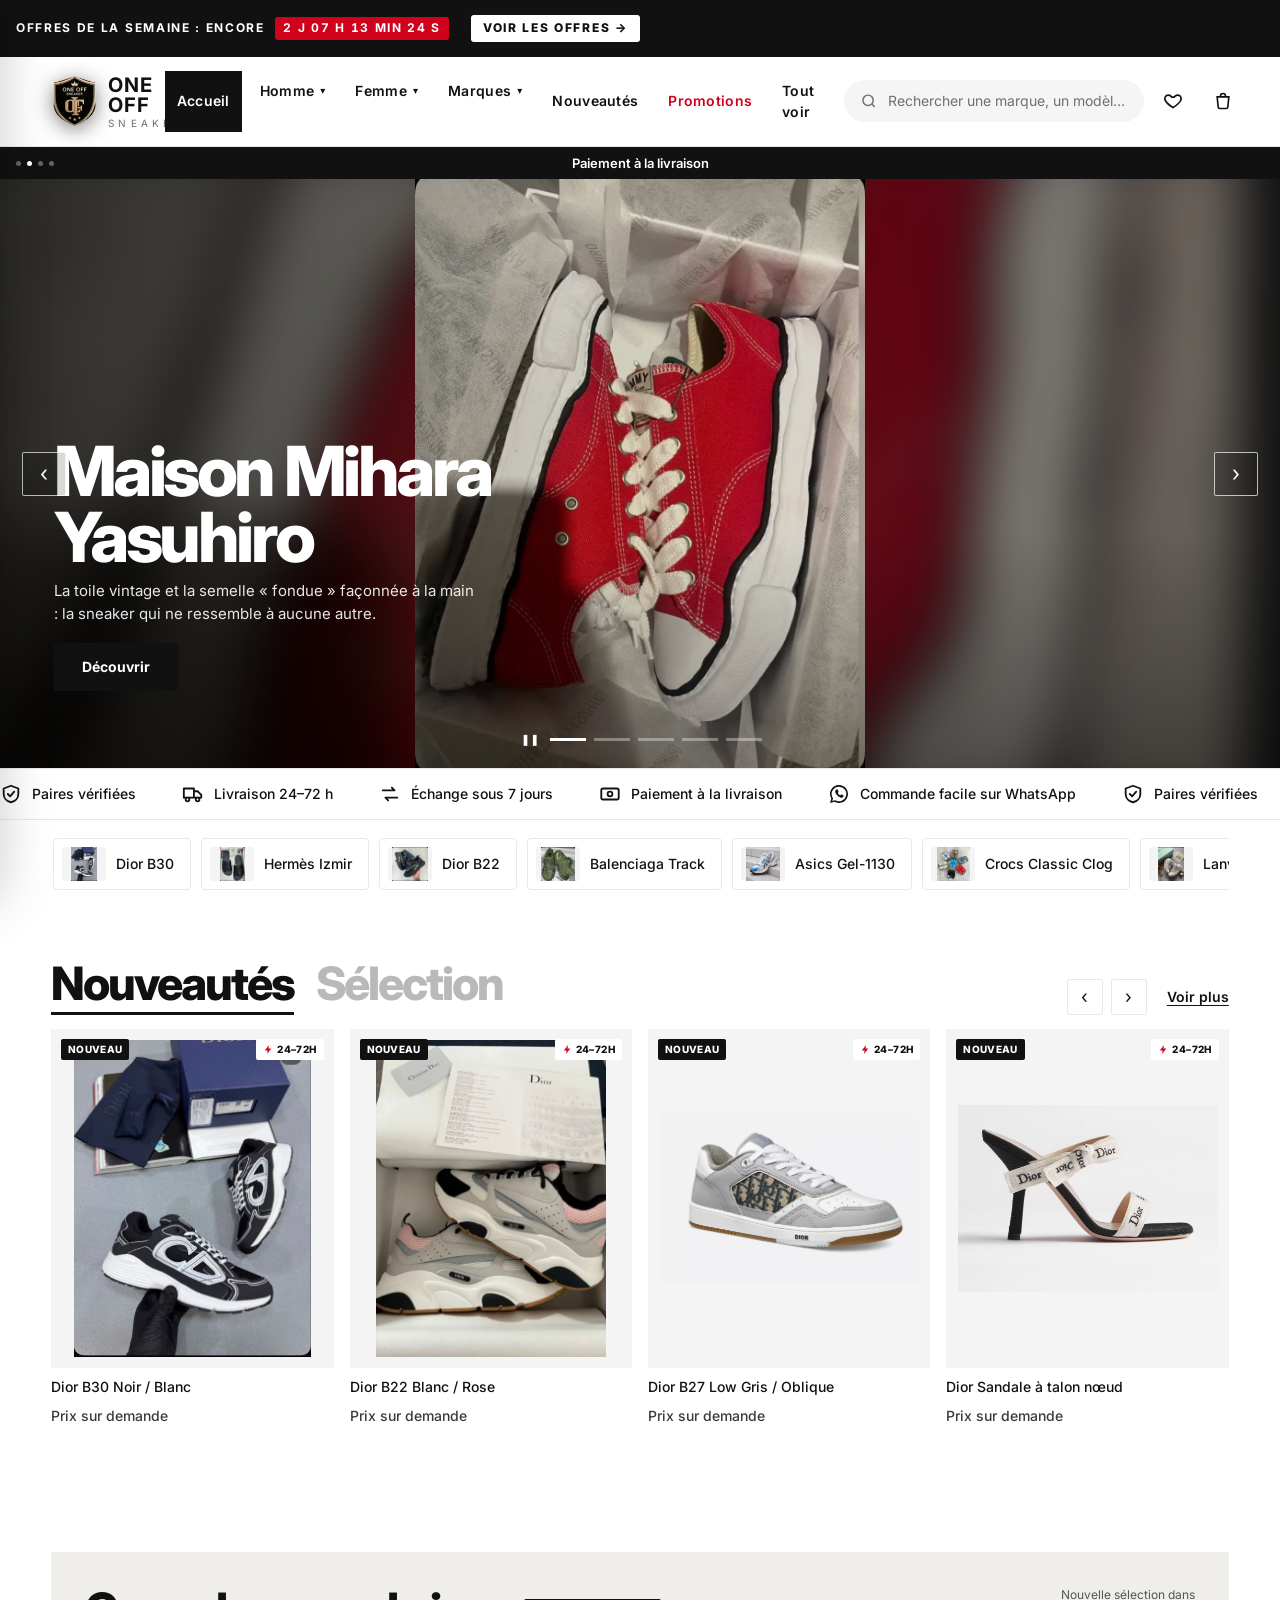
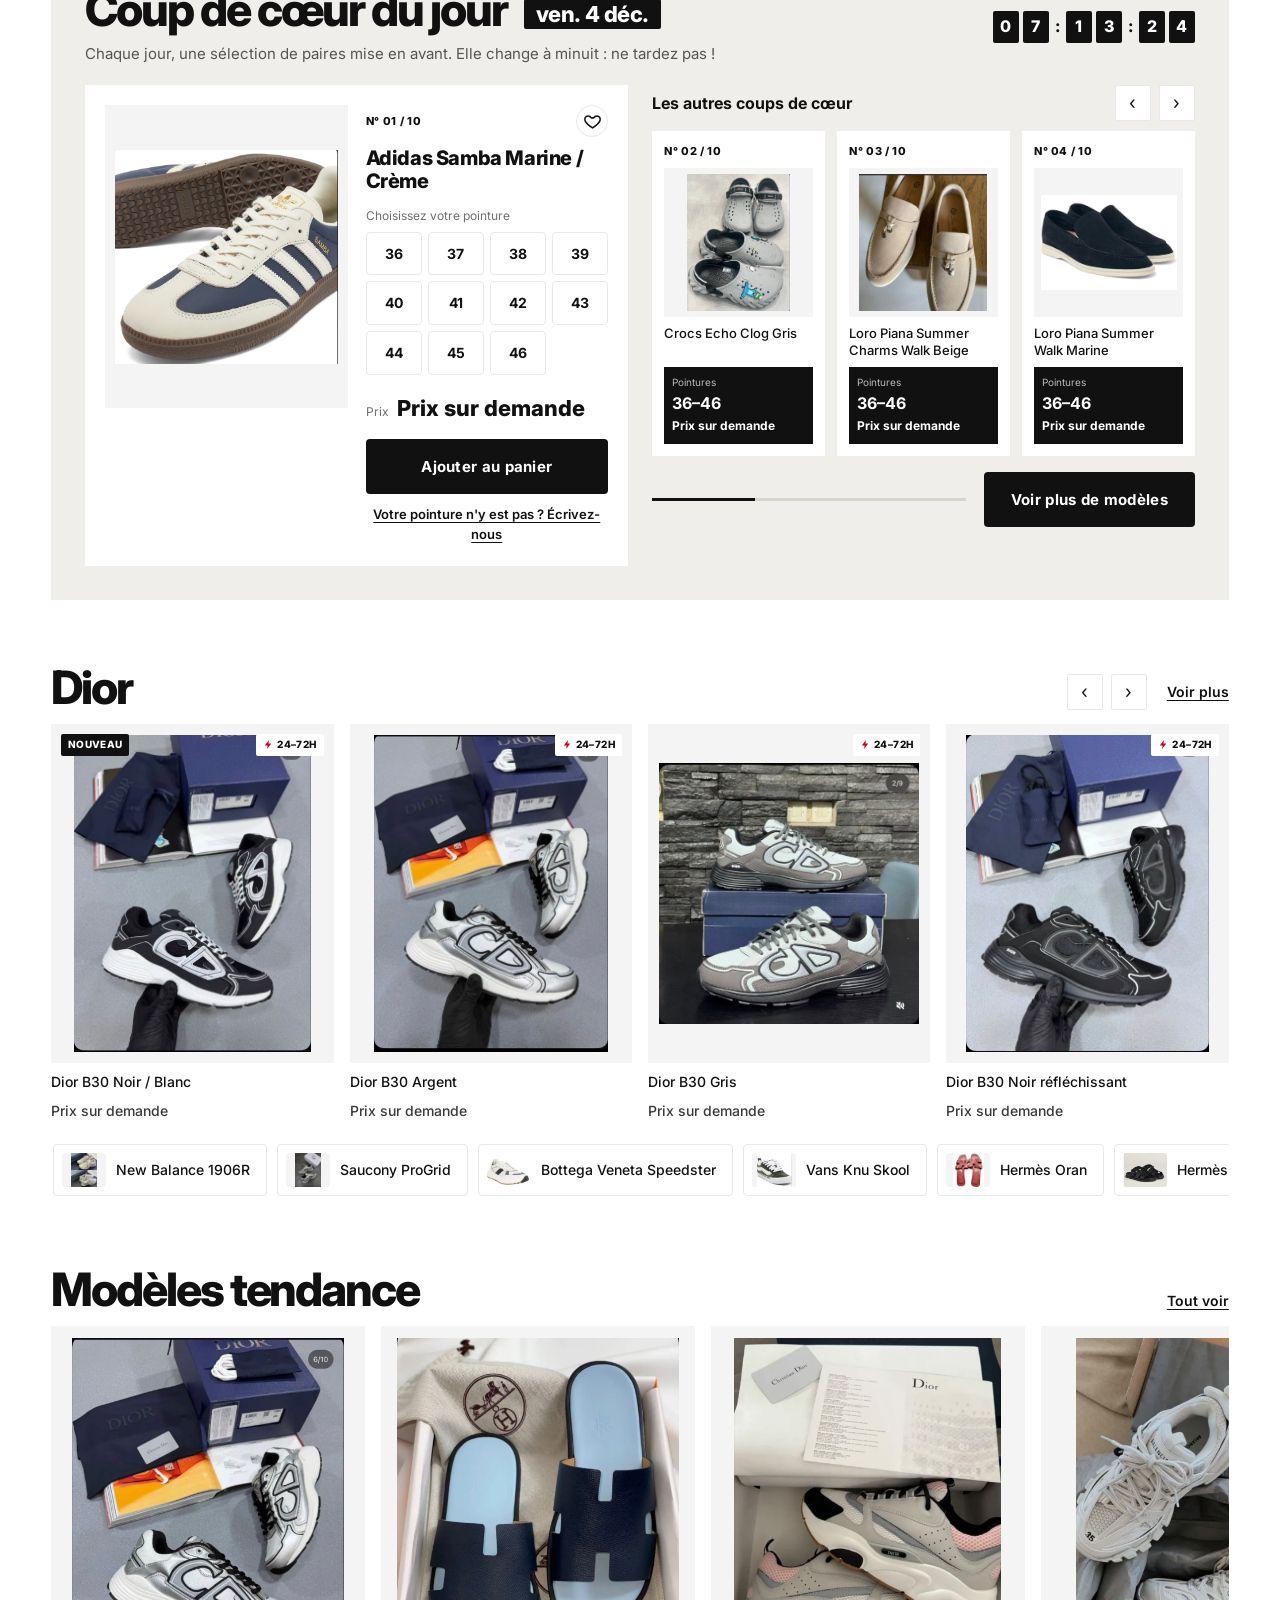
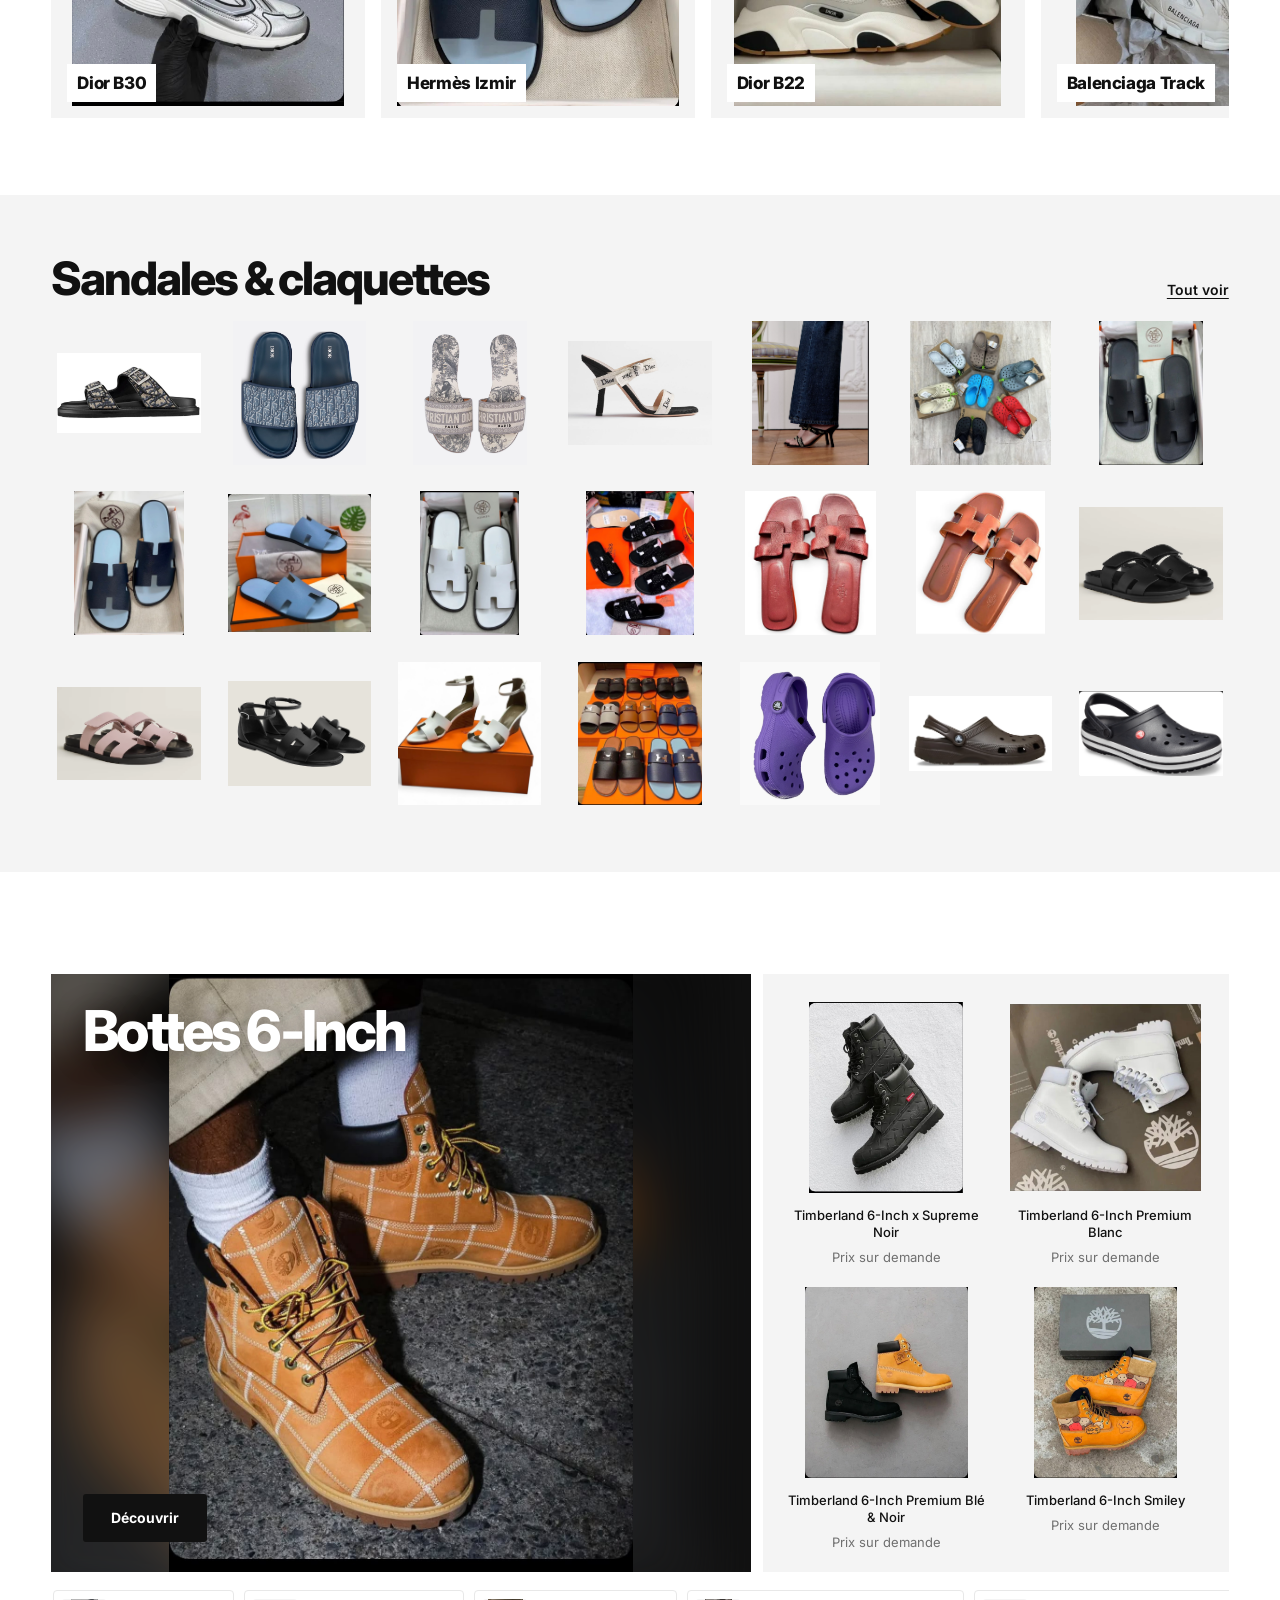
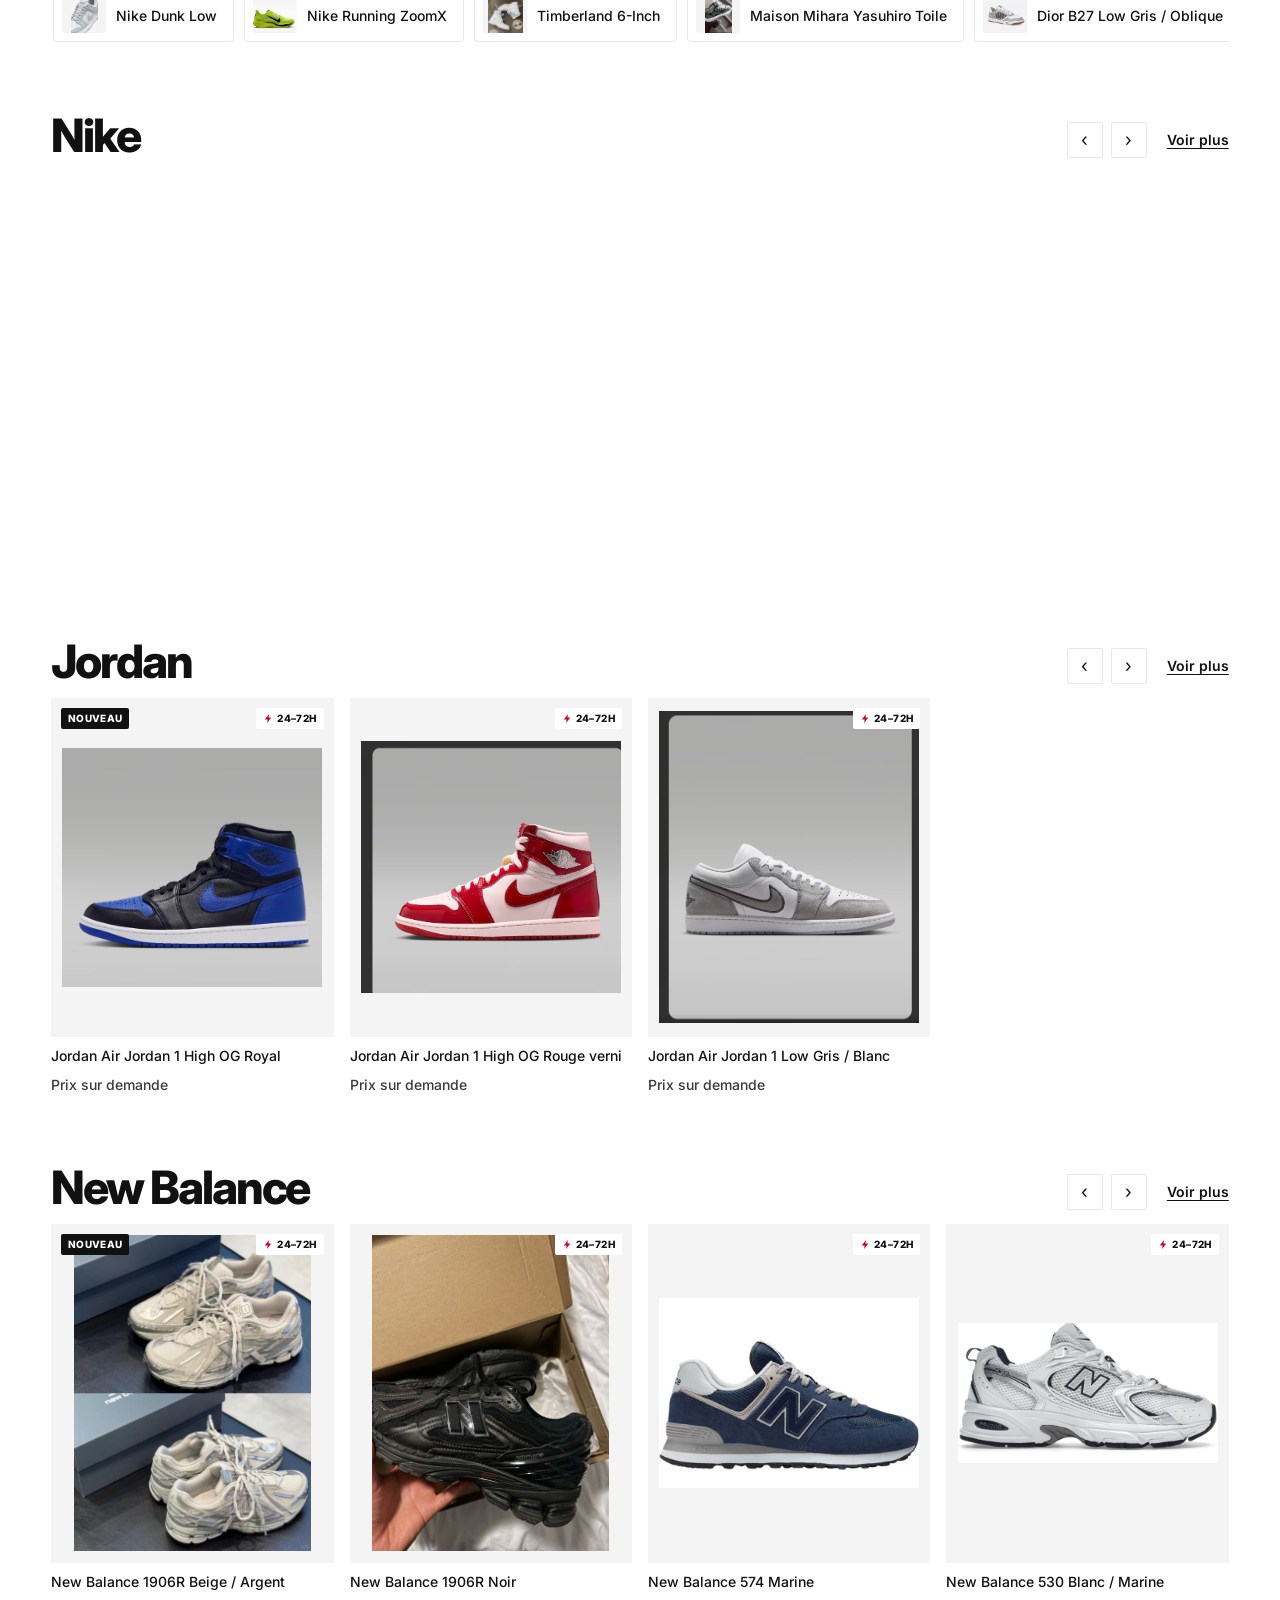
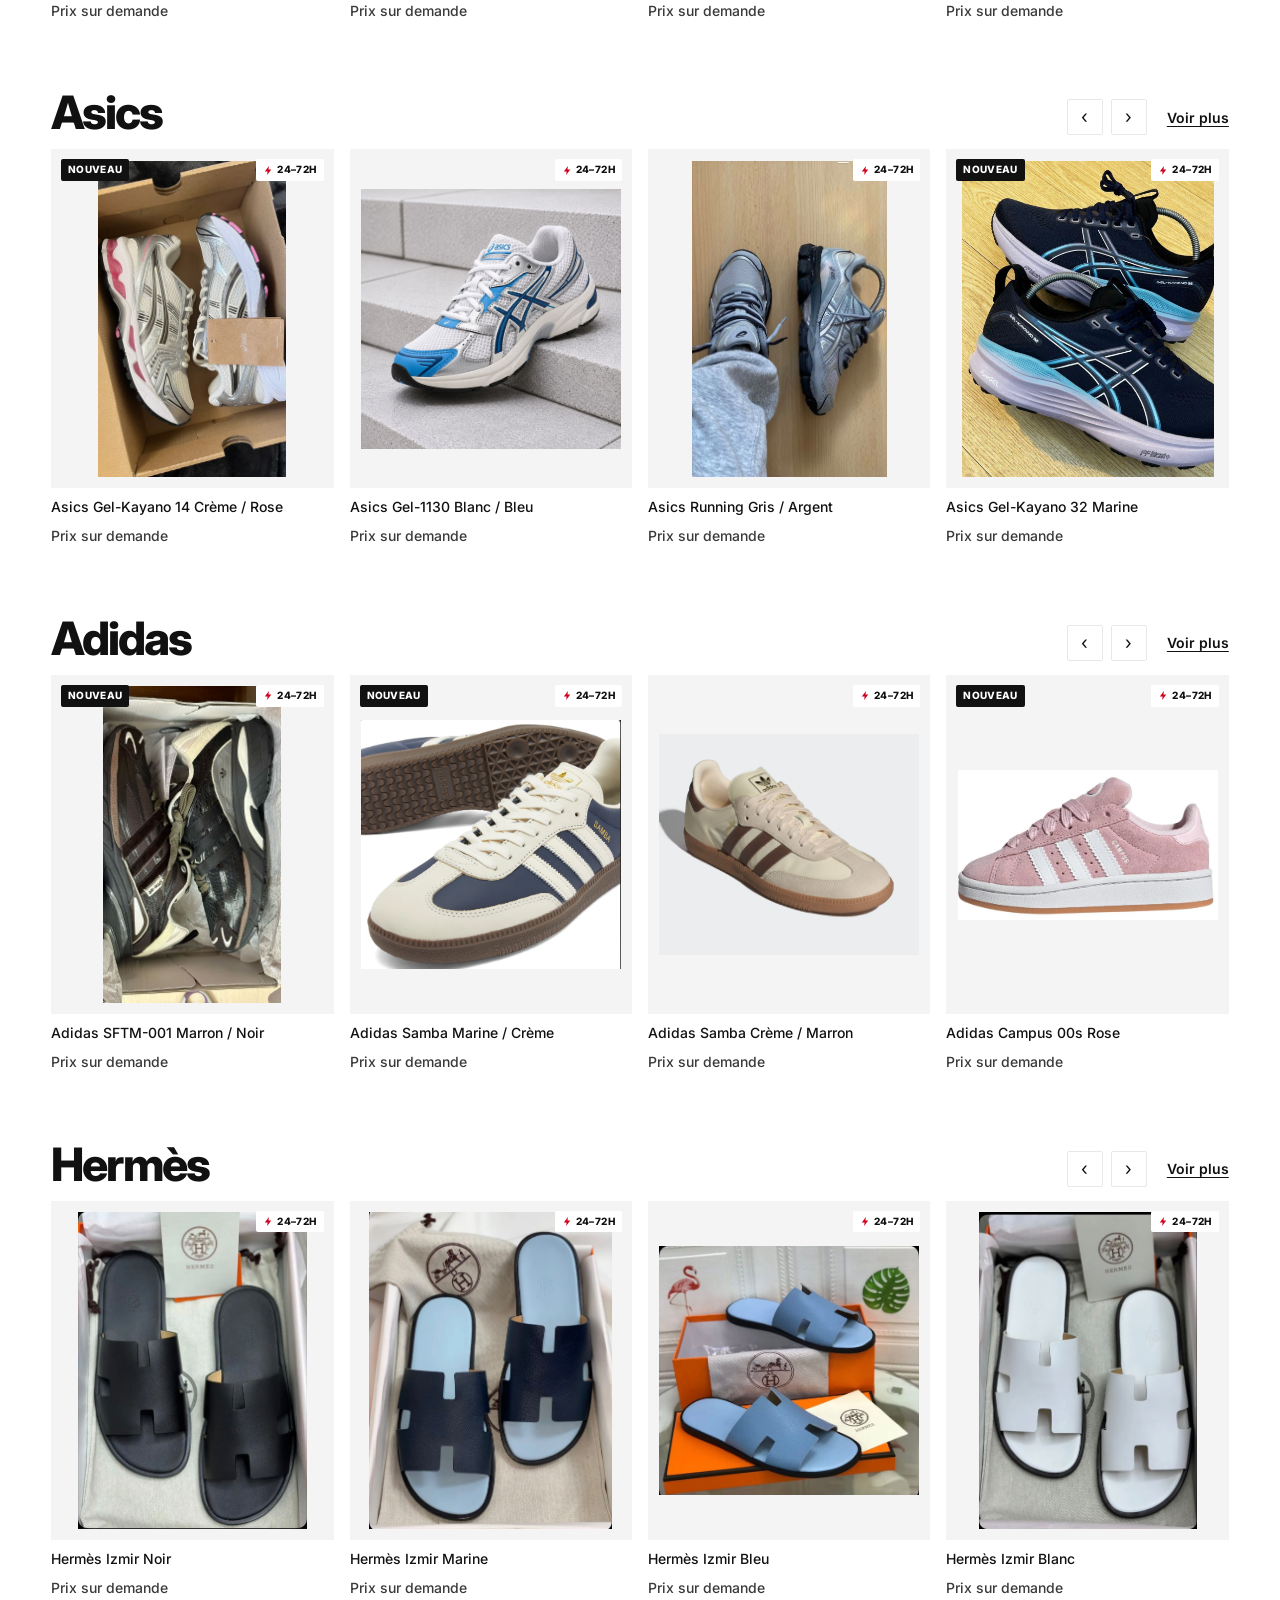
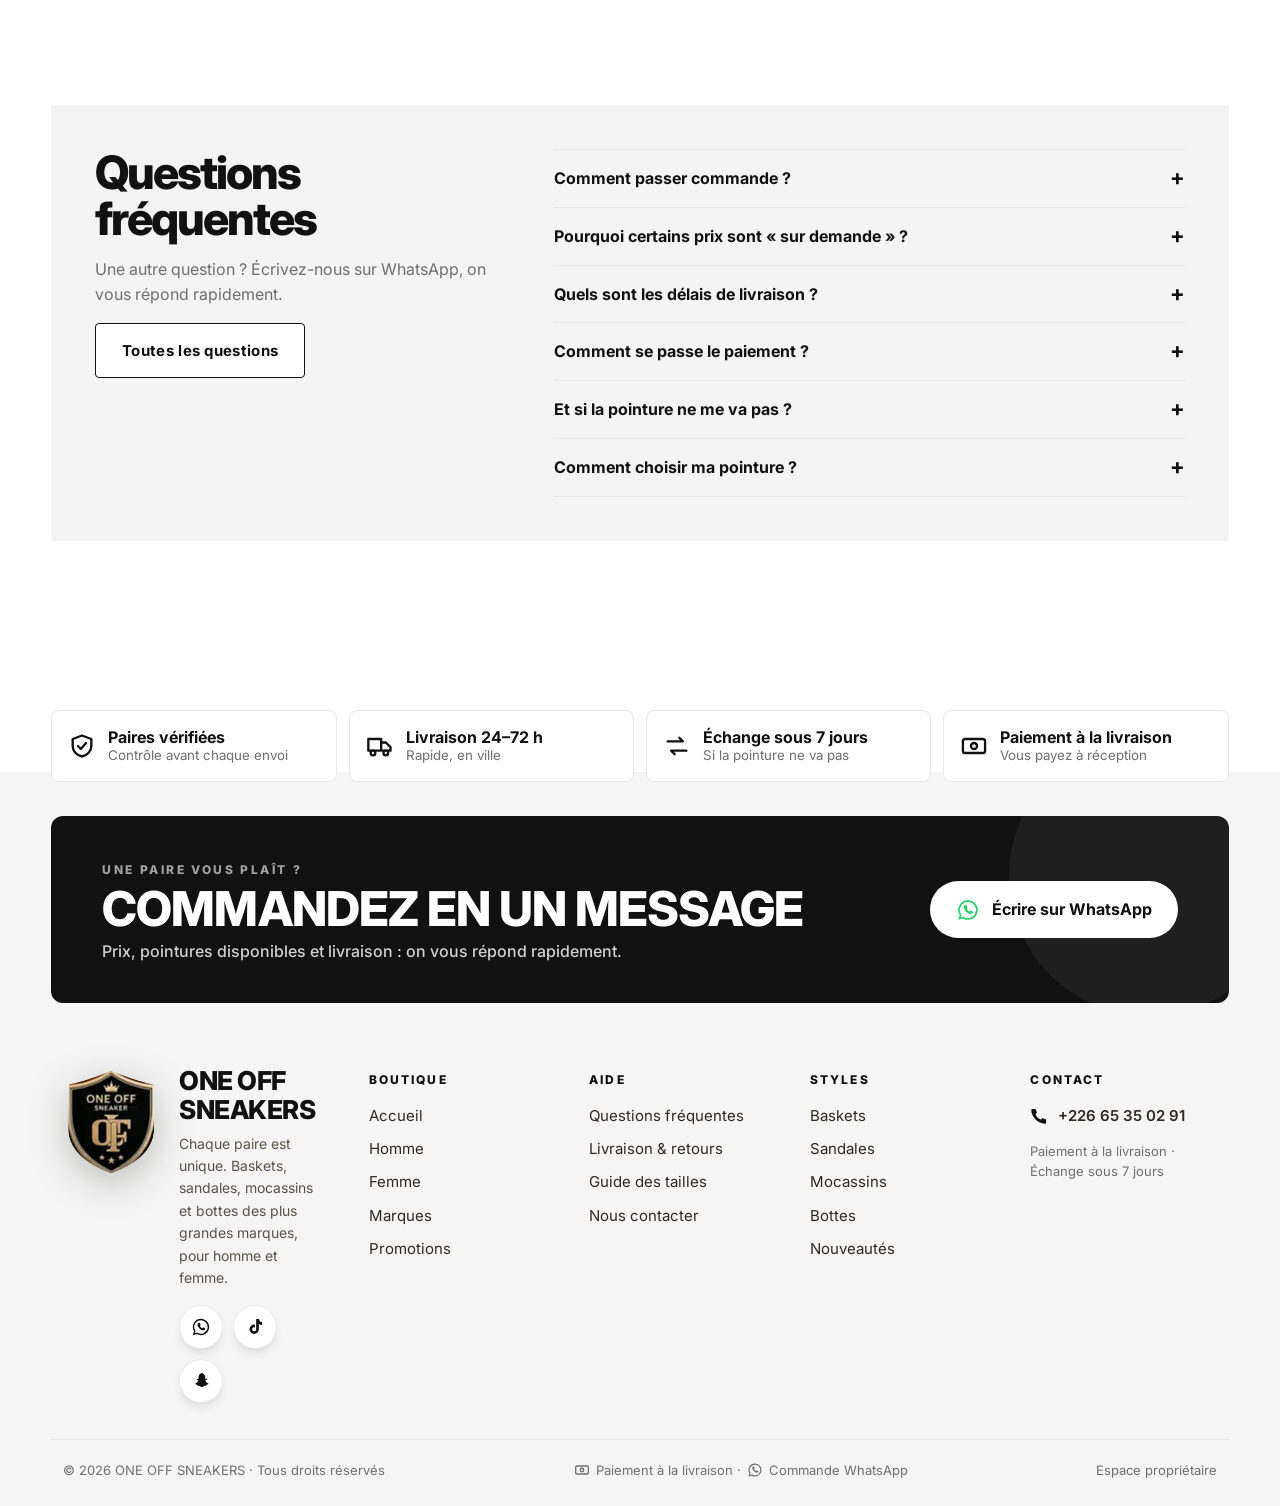
<file: index.html>
<!doctype html>
<html lang="fr">
<head>
  <meta charset="utf-8">
  <meta name="viewport" content="width=device-width, initial-scale=1">
  <title>ONE OFF SNEAKERS — Chaussures homme & femme</title>
  <meta name="description" content="ONE OFF SNEAKERS : baskets, sandales, mocassins et bottes pour homme et femme. Classés par marque et par modèle.">
  <link rel="preconnect" href="https://fonts.googleapis.com">
  <link rel="preconnect" href="https://fonts.gstatic.com" crossorigin>
  <link href="https://fonts.googleapis.com/css2?family=Anton&family=Inter:wght@400;500;600;700;800&display=swap" rel="stylesheet">
  <link rel="stylesheet" href="css/style.css">
  <link rel="icon" type="image/png" href="img/logo-oneoff.png">
</head>
<body>
  <!-- Loader d'intro -->
  <div id="loader" aria-hidden="true">
    <div class="loader-inner">
      <img class="loader-logo" src="img/logo-oneoff.png" alt="">
      <div class="loader-word"><span>ONE</span><span>OFF</span></div>
      <div class="loader-sub">SNEAKERS</div>
      <div class="loader-bar"><i></i></div>
    </div>
  </div>
  <div class="noise" aria-hidden="true"></div>

  <div class="announce"><div class="announce-track" id="announce"></div></div>

  <header class="site-header" id="header">
    <a href="#/" class="logo" aria-label="Accueil ONE OFF SNEAKERS">
      <img class="logo-img" src="img/logo-oneoff.png" alt="">
      <span class="logo-text"><b>ONE OFF</b><small>SNEAKERS</small></span>
    </a>
    <nav class="main-nav" id="mainNav">
      <a href="#/" data-nav="home">Accueil</a>
      <div class="nav-drop">
        <a href="#/catalogue?genre=homme" data-nav="homme">Homme <span class="caret">▾</span></a>
        <div class="mega mega-g" id="megaHomme"></div>
      </div>
      <div class="nav-drop">
        <a href="#/catalogue?genre=femme" data-nav="femme">Femme <span class="caret">▾</span></a>
        <div class="mega mega-g" id="megaFemme"></div>
      </div>
      <div class="nav-drop">
        <a href="#/marques" data-nav="marques">Marques <span class="caret">▾</span></a>
        <div class="mega" id="megaBrands"></div>
      </div>
      <a href="#/catalogue?tri=recent" data-nav="nouveautes">Nouveautés</a>
      <a href="#/catalogue?promo=1" data-nav="promos">Promotions</a>
      <a href="#/catalogue" data-nav="catalogue">Tout voir</a>
    </nav>
    <div class="header-actions">
      <button class="hsearch" id="hSearch" aria-label="Rechercher une marque, un modèle">
        <svg viewBox="0 0 24 24" width="18" height="18" fill="none" stroke="currentColor" stroke-width="2"><circle cx="11" cy="11" r="7"/><path d="m20 20-3.5-3.5"/></svg>
        <span>Rechercher une marque, un modèle…</span>
      </button>
      <button class="icon-btn" id="searchBtn" aria-label="Rechercher">
        <svg viewBox="0 0 24 24" width="20" height="20" fill="none" stroke="currentColor" stroke-width="2"><circle cx="11" cy="11" r="7"/><path d="m20 20-3.5-3.5"/></svg>
      </button>
      <button class="icon-btn fav-head" id="favBtn" aria-label="Favoris">
        <svg viewBox="0 0 24 24" width="20" height="20" fill="none" stroke="currentColor" stroke-width="2"><path d="M12 20s-7-4.4-9.2-8.6C1.3 8.4 3 5 6.4 5c2 0 3.3 1.1 4.1 2.4h3C14.3 6.1 15.6 5 17.6 5 21 5 22.7 8.4 21.2 11.4 19 15.6 12 20 12 20z"/></svg>
        <span class="cart-count" id="favCount">0</span>
      </button>
      <button class="icon-btn cart-btn" id="cartBtn" aria-label="Panier">
        <svg viewBox="0 0 24 24" width="20" height="20" fill="none" stroke="currentColor" stroke-width="2"><path d="M5 7h14l-1.2 12.2a2 2 0 0 1-2 1.8H8.2a2 2 0 0 1-2-1.8z"/><path d="M9 7V6a3 3 0 0 1 6 0v1"/></svg>
        <span class="cart-count" id="cartCount">0</span>
      </button>
      <button class="burger" id="burger" aria-label="Menu"><span></span><span></span><span></span></button>
    </div>
  </header>
  <div class="ann2" id="ann2"></div>

  <main id="app" tabindex="-1"></main>

  <footer class="site-footer" id="footer"></footer>

  <!-- Recherche -->
  <div class="search-overlay" id="searchOverlay" aria-hidden="true">
    <button class="search-close" id="searchClose" aria-label="Fermer">✕</button>
    <div class="search-box">
      <input id="searchInput" type="search" placeholder="Marque, modèle, style…" autocomplete="off">
      <div class="search-results" id="searchResults"></div>
    </div>
  </div>

  <!-- Panier -->
  <div class="drawer-backdrop" id="backdrop"></div>
  <aside class="cart-drawer" id="cartDrawer" aria-label="Panier">
    <header><div class="drawer-tabs" role="tablist"><button class="on" data-dtab="cart" role="tab">Panier <em id="dtCart"></em></button><button data-dtab="fav" role="tab">Favoris <em id="dtFav"></em></button></div><button class="icon-btn" id="cartClose" aria-label="Fermer">✕</button></header>
    <div class="cart-items" id="cartItems"></div>
    <div class="cart-items" id="favItems" hidden></div>
    <footer class="cart-foot" id="cartFoot"></footer>
  </aside>

  <!-- Menu mobile -->
  <aside class="mm" id="mobileMenu" aria-label="Menu">
    <header class="mm-head"><div class="mm-tabs"><button class="on" data-mm="homme">Homme</button><button data-mm="femme">Femme</button></div><button class="icon-btn" id="mmClose" aria-label="Fermer">✕</button></header>
    <div class="mm-body" id="mmBody"></div>
  </aside>

  <div class="toasts" id="toasts"></div>

  <script src="js/shoe-art.js"></script>
  <script src="js/data.js"></script>
  <script src="js/store.js"></script>
  <script src="js/app.js"></script>
</body>
</html>
</file>
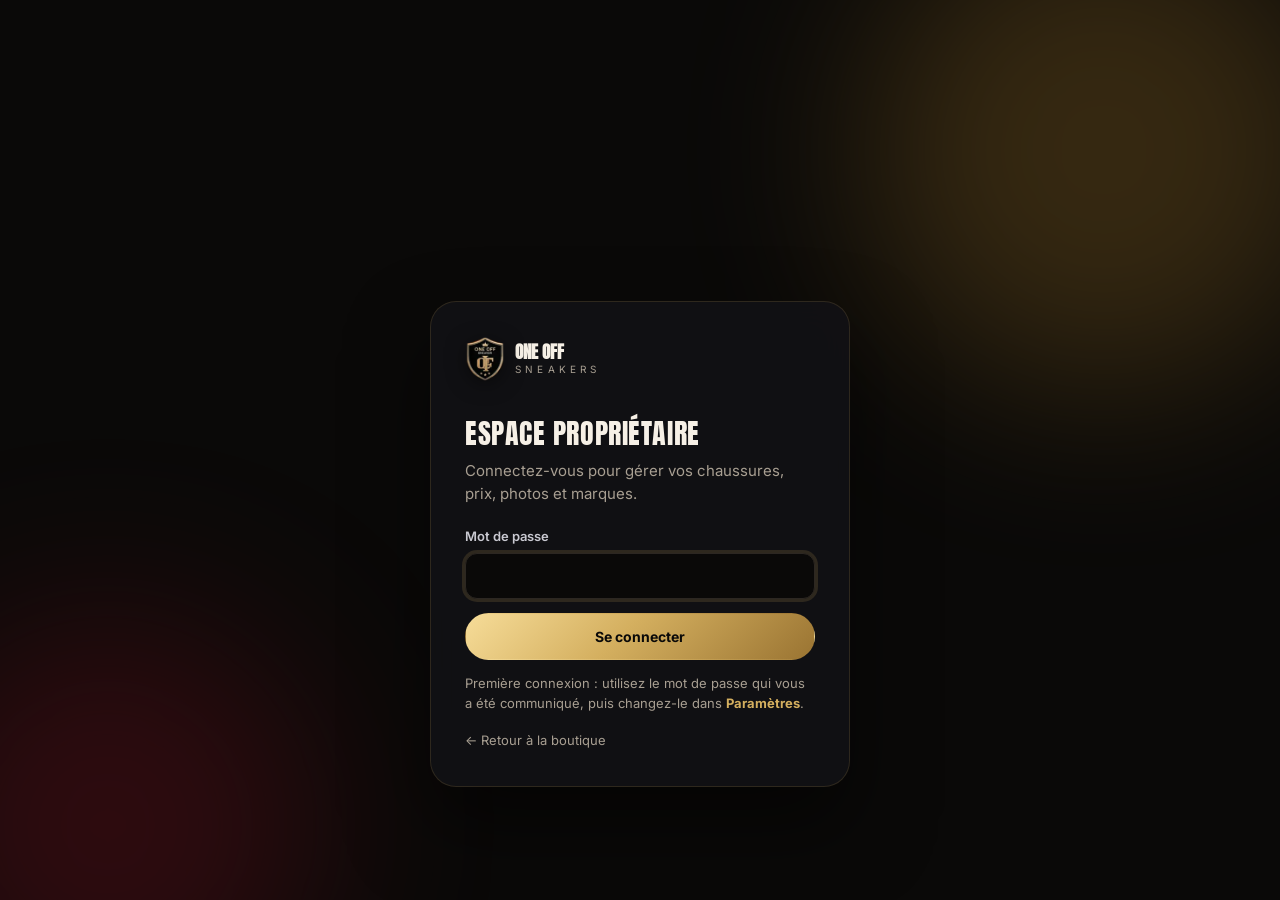
<file: admin.html>
<!doctype html>
<html lang="fr">
<head>
  <meta charset="utf-8">
  <meta name="viewport" content="width=device-width, initial-scale=1">
  <meta name="robots" content="noindex, nofollow">
  <title>Espace propriétaire — ONE OFF SNEAKERS</title>
  <link rel="preconnect" href="https://fonts.googleapis.com">
  <link rel="preconnect" href="https://fonts.gstatic.com" crossorigin>
  <link href="https://fonts.googleapis.com/css2?family=Anton&family=Inter:wght@400;500;600;700;800&display=swap" rel="stylesheet">
  <link rel="stylesheet" href="css/admin.css">
  <link rel="icon" type="image/png" href="img/logo-oneoff.png">
</head>
<body>
  <!-- Connexion -->
  <section class="login" id="login">
    <div class="login-bg"><span></span><span></span></div>
    <form class="login-card" id="loginForm" autocomplete="off">
      <div class="logo"><img class="logo-img" src="img/logo-oneoff.png" alt=""><span class="logo-text"><b>ONE OFF</b><small>SNEAKERS</small></span></div>
      <h1>Espace propriétaire</h1>
      <p class="muted">Connectez-vous pour gérer vos chaussures, prix, photos et marques.</p>
      <label class="field"><span>Mot de passe</span><input type="password" id="pwd" required autofocus></label>
      <button class="btn btn-primary btn-block" type="submit">Se connecter</button>
      <p class="hint" id="loginHint"></p>
      <a href="index.html" class="back">← Retour à la boutique</a>
    </form>
  </section>

  <!-- Application admin -->
  <div class="admin" id="admin" hidden>
    <aside class="side">
      <div class="logo"><img class="logo-img" src="img/logo-oneoff.png" alt=""><span class="logo-text"><b>ONE OFF</b><small>ADMIN</small></span></div>
      <nav id="sideNav">
        <button data-tab="dashboard" class="active"><i>◧</i>Tableau de bord</button>
        <button data-tab="products"><i>👟</i>Chaussures</button>
        <button data-tab="brands"><i>★</i>Marques</button>
        <button data-tab="settings"><i>⚙</i>Paramètres</button>
        <button data-tab="data"><i>⇅</i>Sauvegarde & publication</button>
      </nav>
      <div class="side-foot">
        <a href="index.html" target="_blank" rel="noopener" class="btn btn-ghost btn-block">Voir la boutique ↗</a>
        <button class="link-btn" id="logout">Déconnexion</button>
      </div>
    </aside>
    <main class="main">
      <header class="topbar">
        <button class="menu-btn" id="menuBtn" aria-label="Menu">☰</button>
        <h1 id="tabTitle">Tableau de bord</h1>
        <div class="sync" id="sync"><span></span>Synchronisé avec la boutique</div>
      </header>
      <div class="view" id="view"></div>
    </main>
  </div>

  <!-- Éditeur (panneau latéral) -->
  <div class="backdrop" id="backdrop"></div>
  <aside class="panel" id="panel" aria-hidden="true"></aside>

  <!-- Confirmation -->
  <div class="modal" id="modal" aria-hidden="true">
    <div class="modal-card">
      <h3 id="modalTitle"></h3>
      <p id="modalText" class="muted"></p>
      <div class="modal-actions">
        <button class="btn btn-ghost" id="modalNo">Annuler</button>
        <button class="btn btn-danger" id="modalYes">Confirmer</button>
      </div>
    </div>
  </div>

  <div class="toasts" id="toasts"></div>

  <script src="js/shoe-art.js"></script>
  <script src="js/data.js"></script>
  <script src="js/store.js"></script>
  <script src="js/admin.js"></script>
</body>
</html>
</file>
<file: css/style.css>
/* =========================================================
   ONE OFF SNEAKERS — Styles boutique
   ========================================================= */
:root {
  --bg: #0a0908;
  --bg2: #13110f;
  --card: #181512;
  --line: #2c2722;
  --text: #f6f0e6;
  --muted: #a89f92;
  --accent: #d4af5f;
  --accent-ink: #0a0908;
  --hot: #c8102e;
  --paper: #f1ece3;
  --paper2: #e0d8ca;
  --radius: 22px;
  --ease: cubic-bezier(.2, .9, .25, 1);
  --font-display: 'Anton', 'Arial Narrow', Impact, sans-serif;
  --font: 'Inter', system-ui, -apple-system, 'Segoe UI', Roboto, sans-serif;
  --gutter: clamp(16px, 4vw, 56px);
}

*, *::before, *::after { box-sizing: border-box; }
html { -webkit-text-size-adjust: 100%; }
body {
  margin: 0; background: var(--bg); color: var(--text);
  font-family: var(--font); font-size: 16px; line-height: 1.55;
  overflow-x: hidden; -webkit-font-smoothing: antialiased;
}
img { max-width: 100%; display: block; }
a { color: inherit; text-decoration: none; }
button, input, select { font: inherit; color: inherit; }
button { cursor: pointer; background: none; border: 0; padding: 0; }
::selection { background: var(--accent); color: var(--accent-ink); }
.muted { color: var(--muted); }
.small { font-size: 13px; }
:focus-visible { outline: 2px solid var(--accent); outline-offset: 3px; border-radius: 6px; }
body.has-cursor, body.has-cursor a, body.has-cursor button { cursor: none; }

/* ---------- Loader ---------- */
#loader {
  position: fixed; inset: 0; z-index: 1000; background: var(--bg);
  display: grid; place-items: center;
  transition: clip-path .9s var(--ease);
  clip-path: inset(0 0 0 0);
}
#loader.done { clip-path: inset(0 0 100% 0); }
.loader-word { display: flex; gap: .25em; font-family: var(--font-display); font-size: clamp(48px, 12vw, 140px); line-height: .9; overflow: hidden; }
.loader-word span { display: inline-block; transform: translateY(110%); animation: up .9s var(--ease) forwards; }
.loader-word span:nth-child(2) { animation-delay: .12s; color: var(--accent); }
.loader-sub { letter-spacing: .8em; text-align: center; color: var(--muted); font-weight: 600; margin-top: 10px; opacity: 0; animation: fade .6s .5s forwards; }
.loader-bar { height: 2px; background: var(--line); margin-top: 26px; overflow: hidden; border-radius: 2px; }
.loader-bar i { display: block; height: 100%; width: 100%; background: var(--accent); transform-origin: left; transform: scaleX(0); animation: grow 1.2s .1s var(--ease) forwards; }
@keyframes up { to { transform: none; } }
@keyframes fade { to { opacity: 1; } }
@keyframes grow { to { transform: scaleX(1); } }

/* ---------- Curseur ---------- */
.cursor, .cursor-dot { position: fixed; left: 0; top: 0; pointer-events: none; z-index: 2000; display: none; }
.has-cursor .cursor, .has-cursor .cursor-dot { display: block; }
.cursor { width: 38px; height: 38px; margin: -19px 0 0 -19px; border: 1.5px solid rgba(255,255,255,.55); border-radius: 50%; transition: width .25s, height .25s, margin .25s, background .25s, border-color .25s; mix-blend-mode: difference; }
.cursor.hover { width: 64px; height: 64px; margin: -32px 0 0 -32px; background: var(--accent); border-color: var(--accent); }
.cursor-dot { width: 6px; height: 6px; margin: -3px 0 0 -3px; border-radius: 50%; background: var(--accent); }
.noise { position: fixed; inset: 0; pointer-events: none; z-index: 1; opacity: .05;
  background-image: url("data:image/svg+xml,%3Csvg xmlns='http://www.w3.org/2000/svg' width='160' height='160'%3E%3Cfilter id='n'%3E%3CfeTurbulence type='fractalNoise' baseFrequency='.9' numOctaves='2'/%3E%3C/filter%3E%3Crect width='100%25' height='100%25' filter='url(%23n)'/%3E%3C/svg%3E"); }

/* ---------- Bandeau annonce ---------- */
.announce { background: var(--accent); color: var(--accent-ink); font-size: 12px; font-weight: 700; letter-spacing: .08em; text-transform: uppercase; overflow: hidden; white-space: nowrap; position: relative; z-index: 60; }
.announce-track { display: inline-flex; gap: 28px; padding: 7px 0; animation: marquee 40s linear infinite; }
.announce-track i { font-style: normal; }

/* ---------- En-tête ---------- */
.site-header {
  position: sticky; top: 0; z-index: 50; display: flex; align-items: center; gap: 24px;
  padding: 14px var(--gutter); transition: transform .45s var(--ease), background .3s, padding .3s, border-color .3s;
  border-bottom: 1px solid transparent;
}
.site-header.scrolled { background: rgba(11,11,13,.78); backdrop-filter: blur(16px); -webkit-backdrop-filter: blur(16px); border-color: var(--line); padding-top: 10px; padding-bottom: 10px; }
.site-header.hide { transform: translateY(-110%); }
.logo { display: inline-flex; align-items: center; gap: 10px; }
.logo-mark { width: 40px; height: 40px; border-radius: 12px; background: var(--accent); color: var(--accent-ink); display: grid; place-items: center; font-family: var(--font-display); font-size: 14px; transition: transform .5s var(--ease); }
.logo:hover .logo-mark { transform: rotate(-12deg) scale(1.08); }
.logo-img { height: 48px; width: auto; filter: drop-shadow(0 4px 10px rgba(0,0,0,.5)); transition: transform .5s var(--ease); }
.logo:hover .logo-img { transform: rotate(-8deg) scale(1.08); }
.loader-logo { width: 110px; margin: 0 auto 18px; opacity: 0; transform: scale(.6) rotate(-10deg); animation: logoIn .9s var(--ease) .05s forwards; filter: drop-shadow(0 10px 30px rgba(201,162,39,.35)); }
@keyframes logoIn { to { opacity: 1; transform: none; } }

/* ---------- Logos des marques ---------- */
.blogo { display: grid; place-items: center; background: var(--lb); border-radius: 14px; overflow: hidden; flex: none; }
.blogo img { width: 100%; height: 100%; object-fit: contain; padding: 8%; }
.blogo-text { color: #fff; font-family: var(--font-display); text-transform: uppercase; text-align: center; padding: 6px; line-height: 1.05; }
.tile-logo { width: 100%; aspect-ratio: 16 / 9; margin-bottom: 14px; transition: transform .5s var(--ease); font-size: 18px; }
.brand-tile:hover .tile-logo { transform: scale(1.04) rotate(-1.5deg); }
.brand-tile .tile-logo + b { font-size: 16px; }
.row-logo { width: 120px; height: 72px; font-size: 13px; transition: transform .5s var(--ease); }
.brand-row:hover .row-logo { transform: rotate(-4deg) scale(1.05); }
.hero-logo { width: 180px; height: 100px; margin: 4px 0 18px; box-shadow: 0 20px 50px -20px rgba(0,0,0,.8); animation: titleIn .9s var(--ease); }
.mega-logo { width: 38px; height: 24px; border-radius: 6px; }
.mega-logo img { padding: 3px; }

/* ---------- Bloc contact (affiche) ---------- */
.contact-band { display: grid; grid-template-columns: minmax(0, 1fr) minmax(0, 1.1fr); gap: clamp(24px, 4vw, 60px); align-items: center; padding: clamp(28px, 4vw, 48px); border-radius: 28px; background: radial-gradient(circle at 20% 20%, rgba(200,16,46,.25), transparent 60%), var(--card); border: 1px solid var(--line); overflow: hidden; }
.contact-poster { position: relative; justify-self: center; width: min(360px, 100%); transform: rotate(-3deg); transition: transform .6s var(--ease); }
.contact-poster img { width: 100%; border-radius: 18px; box-shadow: 0 40px 80px -20px rgba(0,0,0,.8); }
.contact-band:hover .contact-poster { transform: rotate(0) scale(1.02); }
.contact-text h2 { font-family: var(--font-display); font-size: clamp(30px, 4.4vw, 56px); line-height: 1; margin: 8px 0 14px; text-transform: uppercase; }
.contact-text p { color: var(--muted); margin: 0 0 22px; }
.contact-links { display: flex; flex-direction: column; gap: 10px; }
.contact-link { display: flex; align-items: center; gap: 14px; padding: 14px 18px; border-radius: 16px; border: 1px solid var(--line); background: rgba(255,255,255,.02); transition: transform .35s var(--ease), border-color .25s, background .25s; }
.contact-link:hover { transform: translateX(6px); border-color: var(--accent); background: rgba(255,255,255,.05); }
.contact-link .ci { width: 42px; height: 42px; border-radius: 12px; display: grid; place-items: center; font-weight: 800; flex: none; }
.contact-link small { display: block; color: var(--muted); font-size: 12px; }
.contact-link b { font-size: 16px; }
.ci.wa { background: #25d366; color: #fff; } .ci.tt { background: #111; color: #fff; border: 1px solid #333; } .ci.sc { background: #fffc00; color: #111; }
@media (max-width: 860px) { .contact-band { grid-template-columns: minmax(0, 1fr); } .contact-poster { width: min(280px, 80%); } }
.logo-text { display: flex; flex-direction: column; line-height: 1; }
.logo-text b { font-family: var(--font-display); font-size: 17px; letter-spacing: .02em; }
.logo-text small { font-size: 10px; letter-spacing: .42em; color: var(--muted); margin-top: 3px; }

.main-nav { display: flex; gap: 6px; margin: 0 auto; }
.main-nav > a, .nav-drop > a { position: relative; padding: 9px 14px; border-radius: 999px; font-weight: 600; font-size: 14px; color: var(--muted); transition: color .25s, background .25s; display: inline-flex; align-items: center; gap: 6px; }
.main-nav > a:hover, .nav-drop > a:hover { color: var(--text); background: rgba(255,255,255,.06); }
.main-nav a.active { color: var(--accent-ink); background: var(--accent); }
.caret { font-size: 10px; transition: transform .3s; }
.nav-drop { position: relative; }
.nav-drop:hover .caret { transform: rotate(180deg); }
.mega {
  position: absolute; top: calc(100% + 10px); left: 50%; width: 460px; transform: translate(-50%, 10px);
  background: var(--bg2); border: 1px solid var(--line); border-radius: 18px; padding: 14px;
  display: grid; grid-template-columns: 1fr 1fr; gap: 4px;
  opacity: 0; visibility: hidden; transition: .3s var(--ease); box-shadow: 0 30px 60px rgba(0,0,0,.5);
}
.nav-drop:hover .mega, .nav-drop:focus-within .mega { opacity: 1; visibility: visible; transform: translate(-50%, 0); }
.mega::before { content: ''; position: absolute; inset: -12px 0 auto; height: 12px; }
.mega a { padding: 10px 12px; border-radius: 10px; font-weight: 600; font-size: 14px; display: flex; align-items: center; gap: 10px; transition: background .2s, transform .25s var(--ease); }
.mega a:hover { background: rgba(255,255,255,.05); transform: translateX(4px); }
.mega a i { width: 8px; height: 8px; border-radius: 50%; background: var(--bc); }
.mega a.all { grid-column: 1 / -1; color: var(--accent); border-top: 1px solid var(--line); border-radius: 0 0 10px 10px; margin-top: 4px; }

.header-actions { display: flex; align-items: center; gap: 8px; margin-left: auto; }
.main-nav + .header-actions { margin-left: 0; }
.icon-btn { width: 42px; height: 42px; border-radius: 50%; display: grid; place-items: center; border: 1px solid var(--line); transition: background .25s, border-color .25s, transform .3s var(--ease); position: relative; }
.icon-btn:hover { background: rgba(255,255,255,.06); border-color: #3a3a44; transform: translateY(-2px); }
.cart-count { position: absolute; top: -4px; right: -4px; min-width: 20px; height: 20px; padding: 0 5px; border-radius: 999px; background: var(--accent); color: var(--accent-ink); font-size: 11px; font-weight: 800; display: grid; place-items: center; transform: scale(0); transition: transform .4s var(--ease); }
.cart-count.show { transform: scale(1); }
.cart-btn.bump { animation: bump .6s var(--ease); }
@keyframes bump { 30% { transform: scale(1.25) rotate(-8deg); } 60% { transform: scale(.92) rotate(4deg); } }
.burger { display: none; width: 42px; height: 42px; border-radius: 50%; border: 1px solid var(--line); position: relative; }
.burger span { position: absolute; left: 12px; right: 12px; height: 2px; background: currentColor; border-radius: 2px; transition: .35s var(--ease); }
.burger span:nth-child(1) { top: 14px; } .burger span:nth-child(2) { top: 20px; } .burger span:nth-child(3) { top: 26px; }
.menu-open .burger span:nth-child(1) { top: 20px; transform: rotate(45deg); }
.menu-open .burger span:nth-child(2) { opacity: 0; transform: scaleX(0); }
.menu-open .burger span:nth-child(3) { top: 20px; transform: rotate(-45deg); }

/* ---------- Transitions de page ---------- */
#app { position: relative; z-index: 2; outline: none; min-height: 60vh; }
#app.page-leave { opacity: 0; transform: translateY(14px); filter: blur(4px); transition: .26s ease-in; }
#app.page-enter { animation: pageIn .6s var(--ease); }
@keyframes pageIn { from { opacity: 0; transform: translateY(24px); } to { opacity: 1; transform: none; } }

[data-reveal] { opacity: 0; transform: translateY(36px); transition: opacity .8s var(--ease), transform .8s var(--ease); transition-delay: var(--d, 0ms); }
[data-reveal].in { opacity: 1; transform: none; }

/* ---------- Boutons ---------- */
.btn { display: inline-flex; align-items: center; justify-content: center; gap: 8px; padding: 15px 26px; border-radius: 999px; font-weight: 700; font-size: 15px; border: 1px solid transparent; transition: transform .35s var(--ease), background .25s, color .25s, border-color .25s, box-shadow .3s; position: relative; overflow: hidden; white-space: nowrap; }
.btn-primary { background: var(--accent); color: var(--accent-ink); }
.btn-primary::after { content: ''; position: absolute; inset: 0; background: linear-gradient(110deg, transparent 30%, rgba(255,255,255,.55) 50%, transparent 70%); transform: translateX(-120%); transition: transform .7s var(--ease); }
.btn-primary:hover::after { transform: translateX(120%); }
.btn-primary:hover { box-shadow: 0 10px 40px -8px rgba(212,175,95,.55); }
.btn-ghost { border-color: var(--line); background: rgba(255,255,255,.02); }
.btn-ghost:hover { border-color: var(--text); background: rgba(255,255,255,.06); }
.btn:disabled { opacity: .45; pointer-events: none; }
.btn-block { width: 100%; }
.grow { flex: 1; }
.link-btn { color: var(--muted); font-size: 13px; font-weight: 600; text-decoration: underline; text-underline-offset: 3px; }
.link-btn:hover { color: var(--text); }
.arrow-link { display: inline-flex; align-items: center; gap: 8px; font-weight: 700; font-size: 14px; }
.arrow-link span { transition: transform .35s var(--ease); }
a:hover .arrow-link span, .arrow-link:hover span { transform: translateX(6px); }

/* ---------- HERO ---------- */
.hero { position: relative; min-height: calc(100vh - 110px); min-height: calc(100svh - 110px); display: grid; grid-template-columns: 1.05fr 1fr; align-items: center; gap: 24px; padding: 40px var(--gutter) 80px; overflow: hidden; }
.hero-bg { position: absolute; inset: 0; z-index: -1; }
.blob { position: absolute; border-radius: 50%; filter: blur(90px); opacity: .45; animation: blob 18s ease-in-out infinite alternate; }
.b1 { width: 520px; height: 520px; background: #6b4f1d; right: 5%; top: 5%; }
.b2 { width: 420px; height: 420px; background: #5a0f18; left: -8%; bottom: -10%; animation-delay: -6s; }
@keyframes blob { 50% { transform: translate(60px, -40px) scale(1.15); } 100% { transform: translate(-40px, 30px) scale(.95); } }
.hero-grid { position: absolute; inset: 0; background-image: linear-gradient(var(--line) 1px, transparent 1px), linear-gradient(90deg, var(--line) 1px, transparent 1px); background-size: 64px 64px; opacity: .35; mask-image: radial-gradient(ellipse at 60% 50%, #000 10%, transparent 70%); -webkit-mask-image: radial-gradient(ellipse at 60% 50%, #000 10%, transparent 70%); }

.eyebrow { display: inline-flex; align-items: center; gap: 10px; padding: 8px 14px; border: 1px solid var(--line); border-radius: 999px; font-size: 13px; font-weight: 600; color: var(--muted); margin: 0 0 22px; opacity: 0; transform: translateY(20px); transition: .8s var(--ease) .1s; }
.pulse { width: 8px; height: 8px; border-radius: 50%; background: var(--accent); box-shadow: 0 0 0 0 rgba(212,175,95,.7); animation: pulse 1.8s infinite; }
@keyframes pulse { 70% { box-shadow: 0 0 0 12px rgba(212,175,95,0); } 100% { box-shadow: 0 0 0 0 rgba(212,175,95,0); } }
.hero-title { font-family: var(--font-display); font-size: clamp(46px, 7.6vw, 118px); line-height: .92; letter-spacing: -.02em; margin: 0 0 22px; text-transform: uppercase; }
.hero-title .w { display: inline-block; overflow: hidden; vertical-align: top; padding-bottom: .04em; }
.hero-title .w > span { display: inline-block; transform: translateY(110%) rotate(6deg); transition: transform 1s var(--ease); transition-delay: calc(var(--i) * 90ms + 250ms); }
.hero-title .w:last-child > span { color: var(--accent); }
.hero-sub { max-width: 520px; color: var(--muted); font-size: 17px; margin: 0 0 30px; opacity: 0; transform: translateY(20px); transition: .8s var(--ease) .6s; }
.hero-cta { display: flex; flex-wrap: wrap; gap: 12px; opacity: 0; transform: translateY(20px); transition: .8s var(--ease) .75s; }
.hero-stats { display: flex; gap: 36px; margin-top: 44px; opacity: 0; transition: .8s var(--ease) .9s; }
.hero-stats b { display: block; font-family: var(--font-display); font-size: 38px; line-height: 1; }
.hero-stats span { color: var(--muted); font-size: 13px; }
.hero.ready .eyebrow, .hero.ready .hero-sub, .hero.ready .hero-cta, .hero.ready .hero-stats { opacity: 1; transform: none; }
.hero.ready .hero-title .w > span { transform: none; }

.hero-visual { position: relative; aspect-ratio: 1 / 1; max-height: 640px; display: grid; place-items: center; opacity: 0; transform: scale(.9); transition: 1.2s var(--ease) .3s; }
.hero.ready .hero-visual { opacity: 1; transform: none; }
.big-word { position: absolute; left: 50%; top: 50%; transform: translate(-50%, -50%); font-family: var(--font-display); font-size: clamp(90px, 15vw, 230px); line-height: .8; white-space: nowrap; color: transparent; -webkit-text-stroke: 1.5px rgba(255,255,255,.1); pointer-events: none; transition: transform .6s ease-out; }
.hero-ring { position: absolute; width: 78%; aspect-ratio: 1; border-radius: 50%; background: radial-gradient(circle at 40% 35%, #f6f5ef, var(--paper) 45%, var(--paper2)); box-shadow: 0 50px 120px -30px rgba(212,175,95,.25), inset 0 -20px 60px rgba(0,0,0,.08); }
.hero-ring.r2 { width: 92%; background: none; border: 1px dashed rgba(255,255,255,.18); animation: spin 40s linear infinite; }
@keyframes spin { to { transform: rotate(360deg); } }
.hero-shoe { position: relative; width: 92%; transition: transform .6s ease-out; }
.hero-shoe img { width: 100%; animation: float 5s ease-in-out infinite; transition: opacity .26s, transform .26s, filter .26s; mix-blend-mode: multiply; }
.hero-shoe img.swap { opacity: 0; transform: translateY(10px) scale(.92) rotate(-6deg); filter: blur(6px); }
@keyframes float { 50% { translate: 0 -16px; rotate: -2deg; } }
.hero-views { position: absolute; bottom: 4%; left: 50%; transform: translateX(-50%); display: flex; gap: 4px; padding: 5px; background: rgba(11,11,13,.75); backdrop-filter: blur(10px); border: 1px solid var(--line); border-radius: 999px; }
.hero-views button { padding: 6px 12px; border-radius: 999px; font-size: 12px; font-weight: 700; color: var(--muted); transition: .25s; }
.hero-views button.active { background: var(--accent); color: var(--accent-ink); }
.hero-card { position: absolute; top: 10%; right: 0; padding: 14px 18px; border-radius: 16px; background: rgba(11,11,13,.8); backdrop-filter: blur(10px); border: 1px solid var(--line); display: flex; flex-direction: column; animation: float 6s ease-in-out -2s infinite; transition: border-color .3s; }
.hero-card:hover { border-color: var(--accent); }
.hero-card small { color: var(--muted); font-size: 12px; } .hero-card b { font-size: 16px; } .hero-card span { color: var(--accent); font-weight: 700; font-size: 14px; }
.hero-dots { position: absolute; left: 0; top: 50%; transform: translateY(-50%); display: flex; flex-direction: column; gap: 8px; }
.hero-dots button { width: 8px; height: 8px; border-radius: 8px; background: var(--line); transition: .35s var(--ease); }
.hero-dots button.active { height: 28px; background: var(--accent); }
.scroll-hint { position: absolute; left: 50%; bottom: 22px; width: 26px; height: 42px; border: 2px solid var(--line); border-radius: 14px; transform: translateX(-50%); }
.scroll-hint span { position: absolute; left: 50%; top: 8px; width: 4px; height: 8px; margin-left: -2px; border-radius: 2px; background: var(--accent); animation: wheel 1.6s infinite; }
@keyframes wheel { 0% { opacity: 1; transform: none; } 100% { opacity: 0; transform: translateY(14px); } }

/* ---------- Marquee ---------- */
.marquee { border-block: 1px solid var(--line); overflow: hidden; padding: 22px 0; background: var(--bg2); }
.marquee-track { display: inline-flex; align-items: center; gap: 40px; white-space: nowrap; animation: marquee 30s linear infinite; }
.marquee:hover .marquee-track { animation-play-state: paused; }
.marquee a { font-family: var(--font-display); font-size: clamp(26px, 4vw, 44px); text-transform: uppercase; color: transparent; -webkit-text-stroke: 1px #6b6b75; transition: color .3s, -webkit-text-stroke-color .3s; }
.marquee a:hover { color: var(--accent); -webkit-text-stroke-color: var(--accent); }
.marquee i { color: var(--accent); font-style: normal; }
@keyframes marquee { to { transform: translateX(-50%); } }

/* ---------- Sections ---------- */
.section { padding: clamp(56px, 8vw, 110px) var(--gutter) 0; position: relative; z-index: 2; }
.section-head { display: flex; align-items: flex-end; justify-content: space-between; gap: 20px; margin-bottom: 34px; flex-wrap: wrap; }
.section-head h2 { font-family: var(--font-display); font-size: clamp(30px, 4.6vw, 60px); line-height: 1; margin: 6px 0 0; text-transform: uppercase; letter-spacing: -.01em; }
.kicker { color: var(--accent); font-weight: 700; font-size: 13px; letter-spacing: .14em; text-transform: uppercase; }

/* Types */
.types-grid { display: grid; grid-template-columns: repeat(5, 1fr); gap: 14px; }
.type-card { position: relative; display: flex; flex-direction: column; justify-content: space-between; min-height: 300px; padding: 20px; border-radius: var(--radius); background: var(--card); border: 1px solid var(--line); overflow: hidden; transform-style: preserve-3d; transform: perspective(900px) rotateX(var(--rx, 0)) rotateY(var(--ry, 0)); transition: transform .4s var(--ease), border-color .3s, background .4s, opacity .8s var(--ease); }
.type-card[data-reveal]:not(.in) { transform: translateY(36px); }
.type-card::before { content: ''; position: absolute; inset: auto -30% -60% -30%; height: 70%; background: radial-gradient(circle, rgba(212,175,95,.35), transparent 65%); opacity: 0; transition: opacity .4s; }
.type-card:hover { border-color: var(--accent); }
.type-card:hover::before { opacity: 1; }
.type-num { font-family: var(--font-display); color: var(--muted); font-size: 14px; }
.type-card img { width: 120%; max-width: none; margin: 0 -10%; filter: drop-shadow(0 20px 20px rgba(0,0,0,.4)); transition: transform .6s var(--ease); transform: translateZ(40px); }
.type-card:hover img { transform: translateZ(60px) rotate(-8deg) scale(1.08); }
.type-card h3 { margin: 0; font-size: 22px; font-family: var(--font-display); text-transform: uppercase; }
.type-card span { color: var(--muted); font-size: 13px; }
.type-arrow { position: absolute; right: 18px; bottom: 20px; width: 38px; height: 38px; border-radius: 50%; background: var(--accent); color: var(--accent-ink) !important; display: grid; place-items: center; font-weight: 800; font-size: 16px !important; transform: scale(0) rotate(-90deg); transition: transform .45s var(--ease); }
.type-card:hover .type-arrow { transform: scale(1) rotate(0); }

/* Genres */
.genders { display: grid; grid-template-columns: 1fr 1fr; gap: 14px; }
.gender-tile { position: relative; min-height: 420px; border-radius: var(--radius); overflow: hidden; display: flex; flex-direction: column; justify-content: flex-end; padding: 26px; isolation: isolate; }
.gender-tile::before { content: ''; position: absolute; inset: 0; z-index: -2; transition: transform 1s var(--ease); }
.g-homme::before { background: linear-gradient(160deg, #1d2a5b, #0e1326); }
.g-femme::before { background: linear-gradient(160deg, #7a2445, #2a0e1a); }
.g-enfant::before { background: linear-gradient(160deg, #d18a2c, #4a2a0c); }
.gender-tile:hover::before { transform: scale(1.08); }
.gender-pics { position: absolute; inset: 0; z-index: -1; }
.gender-pics img { position: absolute; width: 62%; filter: drop-shadow(0 20px 25px rgba(0,0,0,.5)); transition: transform .8s var(--ease); }
.gender-pics img[style*="--j:0"] { left: -6%; top: 6%; transform: rotate(-14deg); }
.gender-pics img[style*="--j:1"] { right: -4%; top: 18%; width: 46%; transform: rotate(8deg); }
.gender-pics img[style*="--j:2"] { left: 18%; top: 38%; width: 54%; transform: rotate(-4deg); }
.gender-tile:hover .gender-pics img[style*="--j:0"] { transform: rotate(-20deg) translate(-10px, -14px) scale(1.06); }
.gender-tile:hover .gender-pics img[style*="--j:1"] { transform: rotate(16deg) translate(10px, -10px) scale(1.08); }
.gender-tile:hover .gender-pics img[style*="--j:2"] { transform: rotate(2deg) translateY(-18px) scale(1.05); }
.gender-text h3 { font-family: var(--font-display); font-size: clamp(40px, 5vw, 72px); margin: 4px 0 8px; text-transform: uppercase; line-height: .9; }
.gender-text .kicker { color: rgba(255,255,255,.8); }

/* ---------- Cartes produit ---------- */
.grid { display: grid; grid-template-columns: repeat(auto-fill, minmax(250px, 1fr)); gap: 18px; transition: opacity .22s, transform .22s; }
.grid.fading { opacity: 0; transform: translateY(10px); }
.card { perspective: 1000px; }
.card-inner { position: relative; height: 100%; border-radius: var(--radius); background: var(--card); border: 1px solid var(--line); overflow: hidden; transform: rotateX(var(--rx, 0)) rotateY(var(--ry, 0)); transition: transform .35s var(--ease), border-color .3s, box-shadow .4s; transform-style: preserve-3d; }
.card:hover .card-inner { border-color: #3a3a44; box-shadow: 0 30px 60px -25px rgba(0,0,0,.8); }
.card-media { position: relative; display: block; aspect-ratio: 4 / 3.3; background: radial-gradient(circle at 50% 55%, #fbfaf6, var(--paper) 60%, var(--paper2)); overflow: hidden; }
.card-media img { position: absolute; inset: 8% 6%; width: 88%; height: 84%; object-fit: contain; mix-blend-mode: multiply; transition: opacity .5s var(--ease), transform .7s var(--ease); }
.card-media .img-alt { opacity: 0; transform: scale(.85) rotate(8deg); }
.card:hover .img-main { opacity: 0; transform: scale(1.1) rotate(-10deg) translateX(-20px); }
.card:hover .img-alt { opacity: 1; transform: none; }
.card-shine { position: absolute; inset: 0; background: radial-gradient(circle at var(--mx, 50%) var(--my, 50%), rgba(255,255,255,.55), transparent 45%); opacity: 0; transition: opacity .3s; pointer-events: none; mix-blend-mode: soft-light; }
.card:hover .card-shine { opacity: 1; }
.card-views { position: absolute; right: 12px; bottom: 12px; font-size: 11px; font-weight: 700; color: #333; background: rgba(255,255,255,.75); padding: 4px 9px; border-radius: 999px; opacity: 0; transform: translateY(8px); transition: .35s var(--ease); }
.card:hover .card-views { opacity: 1; transform: none; }
.badges { position: absolute; top: 12px; left: 12px; display: flex; gap: 6px; z-index: 2; }
.badge { font-size: 11px; font-weight: 800; padding: 4px 9px; border-radius: 999px; letter-spacing: .03em; text-transform: uppercase; }
.badge.new { background: #0b0b0d; color: var(--accent); }
.badge.sale { background: var(--hot); color: #fff; }
.badge.out { background: #555; color: #fff; }
.card-body { padding: 16px 18px 18px; display: flex; flex-direction: column; gap: 2px; }
.card-brand { font-size: 12px; font-weight: 700; color: var(--muted); text-transform: uppercase; letter-spacing: .1em; }
.card-title { font-weight: 700; font-size: 17px; line-height: 1.25; transition: color .2s; }
.card-title:hover { color: var(--accent); }
.card-meta { font-size: 13px; color: var(--muted); }
.card-foot { display: flex; align-items: center; justify-content: space-between; margin-top: 10px; }
.price { font-weight: 800; font-size: 16px; }
.price s { color: var(--muted); font-weight: 500; font-size: 13px; margin-left: 6px; }
.quick-add { width: 38px; height: 38px; border-radius: 50%; background: var(--text); color: var(--bg); font-size: 22px; font-weight: 600; line-height: 1; display: grid; place-items: center; transition: transform .4s var(--ease), background .25s; }
.quick-add:hover { background: var(--accent); transform: rotate(90deg) scale(1.1); }
.quick-sizes { position: absolute; inset: auto 0 0 0; padding: 18px; background: rgba(18,18,22,.96); backdrop-filter: blur(10px); border-top: 1px solid var(--line); transform: translateY(105%); transition: transform .45s var(--ease); z-index: 3; text-align: center; }
.quick-sizes p { margin: 0 0 10px; font-weight: 700; font-size: 14px; }
.quick-sizes div { display: flex; flex-wrap: wrap; justify-content: center; gap: 6px; margin-bottom: 8px; }
.quick-sizes div button { min-width: 40px; padding: 7px 8px; border: 1px solid var(--line); border-radius: 10px; font-weight: 700; font-size: 13px; transition: .2s; }
.quick-sizes div button:hover { background: var(--accent); color: var(--accent-ink); border-color: var(--accent); }
.card.qs-open .quick-sizes { transform: none; }

/* Slider */
.slider { display: grid; grid-auto-flow: column; grid-auto-columns: minmax(260px, 300px); gap: 18px; overflow-x: auto; scroll-snap-type: x mandatory; padding-bottom: 18px; scrollbar-width: thin; scrollbar-color: var(--line) transparent; cursor: grab; }
.slider.dragging { cursor: grabbing; scroll-snap-type: none; }
.slider.dragging * { pointer-events: none; }
.slider .card { scroll-snap-align: start; }

/* Gros bandeau */
.big-banner { margin-top: clamp(70px, 9vw, 130px); padding: 30px 0; overflow: hidden; background: var(--accent); color: var(--accent-ink); transform: rotate(-2.5deg) scale(1.05); }
.bb-line { font-family: var(--font-display); font-size: clamp(40px, 7vw, 100px); white-space: nowrap; line-height: 1.05; will-change: transform; }
.bb-line.outline { color: transparent; -webkit-text-stroke: 2px var(--accent-ink); }

/* Marques */
.brand-grid { display: grid; grid-template-columns: repeat(auto-fill, minmax(180px, 1fr)); gap: 12px; }
.brand-tile { position: relative; padding: 28px 22px; border-radius: 18px; border: 1px solid var(--line); background: var(--card); overflow: hidden; display: flex; flex-direction: column; gap: 4px; isolation: isolate; transition: border-color .3s, transform .4s var(--ease), opacity .8s var(--ease); }
.brand-tile::before { content: ''; position: absolute; inset: 0; background: var(--bc); z-index: -1; transform: translateY(101%); transition: transform .5s var(--ease); }
.brand-tile:hover::before { transform: none; }
.brand-tile:hover { border-color: var(--bc); }
.brand-tile b { font-family: var(--font-display); font-size: 22px; text-transform: uppercase; }
.brand-tile span { color: var(--muted); font-size: 13px; transition: color .3s; }
.brand-tile:hover span { color: rgba(255,255,255,.85); }

.perks { display: grid; grid-template-columns: repeat(4, 1fr); gap: 14px; }
.perk { padding: 26px; border-radius: 18px; border: 1px solid var(--line); background: linear-gradient(180deg, var(--card), transparent); }
.perk span { font-size: 28px; display: inline-block; transition: transform .5s var(--ease); }
.perk:hover span { transform: scale(1.25) rotate(-10deg); }
.perk b { display: block; margin: 10px 0 4px; }
.perk p { margin: 0; color: var(--muted); font-size: 14px; }

/* ---------- En-tête de page ---------- */
.page-head { padding: clamp(40px, 6vw, 80px) var(--gutter) 20px; border-bottom: 1px solid var(--line); position: relative; overflow: hidden; }
.page-head-inner { position: relative; z-index: 1; }
.crumbs { display: flex; gap: 8px; flex-wrap: wrap; font-size: 13px; color: var(--muted); margin-bottom: 14px; }
.crumbs a:hover { color: var(--accent); }
.page-title { font-family: var(--font-display); font-size: clamp(40px, 7vw, 96px); line-height: .95; margin: 0 0 8px; text-transform: uppercase; animation: titleIn .9s var(--ease); }
.page-title.giant { font-size: clamp(56px, 12vw, 180px); }
@keyframes titleIn { from { opacity: 0; transform: translateY(40px) skewY(4deg); } }
.brand-hero::before { content: ''; position: absolute; width: 60vw; height: 60vw; right: -20vw; top: -30vw; border-radius: 50%; background: var(--bc); opacity: .25; filter: blur(80px); animation: blob 16s ease-in-out infinite alternate; }
.chips { display: flex; flex-wrap: wrap; gap: 8px; }
.chips.jump { margin-top: 18px; }
.chip { padding: 8px 14px; border: 1px solid var(--line); border-radius: 999px; font-size: 13px; font-weight: 600; transition: .25s var(--ease); display: inline-flex; gap: 6px; align-items: center; }
.chip em { font-style: normal; color: var(--muted); font-size: 12px; }
.chip:hover { border-color: var(--text); }
.chip.on { background: var(--accent); color: var(--accent-ink); border-color: var(--accent); transform: scale(1.04); }
.chips.sizes .chip { min-width: 44px; justify-content: center; padding: 8px 6px; }

/* ---------- Catalogue ---------- */
.catalog { display: grid; grid-template-columns: 270px 1fr; gap: 34px; padding: 34px var(--gutter) 0; align-items: start; }
.filters { position: sticky; top: 90px; display: flex; flex-direction: column; gap: 22px; max-height: calc(100vh - 110px); overflow: auto; padding-right: 6px; scrollbar-width: thin; scrollbar-color: var(--line) transparent; }
.filters-head { display: flex; align-items: center; justify-content: space-between; }
.filters-head b { font-size: 18px; }
.filters-close, .filters-open { display: none; }
.f-group h4 { margin: 0 0 10px; font-size: 13px; text-transform: uppercase; letter-spacing: .1em; color: var(--muted); display: flex; justify-content: space-between; }
.f-group output { color: var(--accent); text-transform: none; letter-spacing: 0; }
.checks { display: flex; flex-direction: column; gap: 4px; }
.check { display: flex; align-items: center; gap: 10px; padding: 6px 0; font-size: 14px; font-weight: 500; cursor: pointer; }
.check input { position: absolute; opacity: 0; pointer-events: none; }
.check > span { width: 18px; height: 18px; border-radius: 6px; border: 1.5px solid #4a4a55; display: grid; place-items: center; transition: .25s var(--ease); flex: none; }
.check > span::after { content: ''; width: 8px; height: 4px; border: solid var(--accent-ink); border-width: 0 0 2px 2px; transform: rotate(-45deg) scale(0); transition: transform .25s var(--ease); margin-top: -2px; }
.check input:checked + span { background: var(--accent); border-color: var(--accent); }
.check input:checked + span::after { transform: rotate(-45deg) scale(1); }
.check em { margin-left: auto; font-style: normal; color: var(--muted); font-size: 12px; }
input[type=range] { width: 100%; accent-color: var(--accent); }
.catalog-bar { display: flex; gap: 12px; margin-bottom: 14px; flex-wrap: wrap; }
.search-inline { flex: 1; min-width: 200px; display: flex; align-items: center; gap: 10px; padding: 0 16px; border: 1px solid var(--line); border-radius: 999px; background: var(--bg2); transition: border-color .25s; }
.search-inline:focus-within { border-color: var(--accent); }
.search-inline input { flex: 1; background: none; border: 0; outline: 0; padding: 13px 0; }
select { background: var(--bg2); border: 1px solid var(--line); border-radius: 999px; padding: 12px 16px; outline: 0; }
.active-filters { display: flex; flex-wrap: wrap; gap: 8px; margin-bottom: 18px; min-height: 4px; }
.tag { padding: 6px 12px; border-radius: 999px; background: rgba(255,255,255,.06); border: 1px solid var(--line); font-size: 13px; font-weight: 600; transition: .25s; animation: pop .35s var(--ease); }
.tag:hover { border-color: var(--accent); color: var(--accent); }
.tag.hot { background: var(--accent); color: var(--accent-ink); border-color: var(--accent); }
@keyframes pop { from { transform: scale(.6); opacity: 0; } }
.empty { grid-column: 1 / -1; text-align: center; padding: 60px 20px; color: var(--muted); }
.empty img { width: 220px; margin: 0 auto 10px; opacity: .8; animation: float 4s ease-in-out infinite; }

/* ---------- Page marques ---------- */
.brands-list { display: flex; flex-direction: column; gap: 18px; }
.brand-row { border: 1px solid var(--line); border-radius: var(--radius); background: var(--card); overflow: hidden; transition: border-color .3s, opacity .8s var(--ease), transform .8s var(--ease); }
.brand-row:hover { border-color: var(--bc); }
.brand-row-head { display: flex; align-items: center; gap: 20px; padding: 22px 24px; }
.brand-row-head h2 { margin: 0; font-family: var(--font-display); font-size: clamp(24px, 3vw, 36px); text-transform: uppercase; }
.brand-row-head p { margin: 2px 0 0; }
.brand-row-head .arrow-link { margin-left: auto; white-space: nowrap; }
.brand-initial { width: 58px; height: 58px; border-radius: 16px; background: var(--bc); display: grid; place-items: center; font-family: var(--font-display); font-size: 26px; flex: none; transition: transform .5s var(--ease); }
.brand-row:hover .brand-initial { transform: rotate(-10deg) scale(1.08); }
.brand-models { display: flex; gap: 10px; overflow-x: auto; padding: 0 24px 22px; scrollbar-width: thin; scrollbar-color: var(--line) transparent; }
.model-pill { flex: none; display: flex; align-items: center; gap: 12px; padding: 8px 16px 8px 8px; border-radius: 16px; background: var(--bg2); border: 1px solid var(--line); transition: transform .35s var(--ease), border-color .3s; }
.model-pill:hover { transform: translateY(-4px); border-color: var(--bc); }
.model-pill img { width: 76px; height: 56px; object-fit: contain; background: var(--paper); border-radius: 10px; mix-blend-mode: normal; padding: 4px; }
.model-pill span { display: flex; flex-direction: column; line-height: 1.3; }
.model-pill small { color: var(--muted); font-size: 12px; }

/* ---------- Fiche produit ---------- */
.pdp { display: grid; grid-template-columns: 1.25fr 1fr; gap: clamp(24px, 4vw, 60px); padding: 30px var(--gutter) 0; align-items: start; }
.pdp-crumbs { grid-column: 1 / -1; margin: 0; }
.pdp > *, .catalog > *, .hero > * { min-width: 0; }
.stage-bg-word { max-width: 100%; overflow: hidden; }
.gallery { position: sticky; top: 90px; }
.stage { position: relative; aspect-ratio: 4 / 3.2; border-radius: 28px; background: radial-gradient(circle at 50% 50%, #fdfcf8, var(--paper) 55%, var(--paper2)); overflow: hidden; display: grid; place-items: center; touch-action: pan-y; user-select: none; perspective: 1200px; outline: none; }
.stage:focus-visible { box-shadow: 0 0 0 3px var(--accent); }
.stage-bg-word { position: absolute; font-family: var(--font-display); font-size: clamp(60px, 12vw, 180px); text-transform: uppercase; color: rgba(0,0,0,.05); white-space: nowrap; pointer-events: none; }
.stage img { width: 84%; height: 84%; object-fit: contain; mix-blend-mode: multiply; transition: transform .45s var(--ease); pointer-events: none; }
.stage.zoomed img { transform: scale(2.1); transition: transform .35s var(--ease); }
.stage.zoomed { cursor: zoom-out; }
.stage-ui { position: absolute; left: 16px; right: 16px; bottom: 16px; display: flex; align-items: center; justify-content: space-between; }
.view-label { padding: 7px 14px; border-radius: 999px; background: #0b0b0d; color: var(--accent); font-weight: 800; font-size: 13px; letter-spacing: .06em; text-transform: uppercase; }
.stage-btns { display: flex; gap: 6px; }
.round-btn { width: 42px; height: 42px; border-radius: 50%; background: #0b0b0d; color: #fff; font-size: 20px; font-weight: 700; display: grid; place-items: center; transition: transform .3s var(--ease), background .25s, color .25s; }
.round-btn:hover { transform: scale(1.1); background: var(--accent); color: var(--accent-ink); }
.spin-btn { width: auto; padding: 0 14px; border-radius: 999px; font-size: 13px; }
.spin-btn.on { background: var(--accent); color: var(--accent-ink); }
.stage-hint { position: absolute; top: 16px; left: 50%; transform: translateX(-50%); font-size: 12px; font-weight: 600; color: rgba(0,0,0,.45); white-space: nowrap; animation: hint 3s ease 1s both; }
@keyframes hint { 0%, 80% { opacity: 1; } 100% { opacity: 0; } }
.thumbs { display: grid; grid-template-columns: repeat(5, 1fr); gap: 10px; margin-top: 12px; }
.thumb { border-radius: 16px; background: var(--paper); padding: 8px 6px 6px; border: 2px solid transparent; transition: transform .3s var(--ease), border-color .25s; display: flex; flex-direction: column; align-items: center; gap: 2px; }
.thumb img { width: 100%; aspect-ratio: 4 / 3; object-fit: contain; mix-blend-mode: multiply; }
.thumb span { font-size: 11px; font-weight: 700; color: #444; }
.thumb:hover { transform: translateY(-4px); }
.thumb.active { border-color: var(--accent); box-shadow: 0 10px 30px -10px rgba(212,175,95,.6); }

.pdp-brand { color: var(--accent); font-weight: 800; letter-spacing: .14em; text-transform: uppercase; font-size: 13px; }
.pdp-title { font-family: var(--font-display); font-size: clamp(36px, 4.6vw, 64px); line-height: .98; margin: 8px 0 14px; text-transform: uppercase; }
.pdp-tags { display: flex; flex-wrap: wrap; gap: 8px; }
.pdp-tags .tag { animation: none; }
.pdp-price { display: flex; align-items: center; gap: 12px; margin: 22px 0 10px; }
.pdp-price b { font-size: 30px; font-weight: 800; }
.pdp-price s { color: var(--muted); }
.pdp-desc { color: #c9c9d1; margin: 0 0 22px; }
.pdp-block { margin-bottom: 20px; }
.pdp-block h4 { margin: 0 0 10px; font-size: 14px; }
.swatches { display: flex; gap: 10px; }
.swatch { width: 34px; height: 34px; border-radius: 50%; background: var(--c); border: 2px solid var(--line); box-shadow: inset 0 0 0 3px var(--bg); transition: transform .3s var(--ease), border-color .25s; }
.swatch:hover { transform: scale(1.12); }
.swatch.on { border-color: var(--accent); }
.size-grid { display: grid; grid-template-columns: repeat(auto-fill, minmax(58px, 1fr)); gap: 8px; }
.size { padding: 12px 0; border: 1px solid var(--line); border-radius: 12px; font-weight: 700; transition: .25s var(--ease); }
.size:hover { border-color: var(--text); transform: translateY(-2px); }
.size.on { background: var(--accent); color: var(--accent-ink); border-color: var(--accent); transform: scale(1.05); }
.shake { animation: shake .5s; }
@keyframes shake { 20%, 60% { transform: translateX(-8px); } 40%, 80% { transform: translateX(8px); } }
.pdp-actions { display: flex; gap: 12px; margin: 26px 0 12px; }
.qty { display: inline-flex; align-items: center; border: 1px solid var(--line); border-radius: 999px; }
.qty button { width: 44px; height: 50px; font-size: 18px; font-weight: 700; transition: color .2s; }
.qty button:hover { color: var(--accent); }
.qty span { min-width: 26px; text-align: center; font-weight: 800; }
.qty.sm button { width: 30px; height: 30px; font-size: 15px; }
.stock { display: flex; align-items: center; gap: 8px; font-size: 14px; color: #8fcf7a; margin: 14px 0 20px; }
.stock span { width: 8px; height: 8px; border-radius: 50%; background: currentColor; animation: pulse 1.8s infinite; }
.stock.low { color: #ffb02e; } .stock.out { color: var(--hot); }
.accordion details { border-top: 1px solid var(--line); padding: 16px 0; }
.accordion details:last-child { border-bottom: 1px solid var(--line); }
.accordion summary { cursor: pointer; font-weight: 700; list-style: none; display: flex; justify-content: space-between; }
.accordion summary::-webkit-details-marker { display: none; }
.accordion summary::after { content: '+'; font-size: 20px; line-height: 1; transition: transform .3s var(--ease); }
.accordion details[open] summary::after { transform: rotate(45deg); }
.accordion p { color: var(--muted); margin: 10px 0 0; animation: fadeDown .4s var(--ease); }
@keyframes fadeDown { from { opacity: 0; transform: translateY(-8px); } }
.notfound { text-align: center; padding-bottom: 60px; }

/* ---------- Pied de page ---------- */
.site-footer { margin-top: clamp(80px, 10vw, 140px); border-top: 1px solid var(--line); padding: 0 var(--gutter) 30px; overflow: hidden; position: relative; z-index: 2; }
.footer-big { font-family: var(--font-display); font-size: clamp(48px, 11.5vw, 190px); line-height: .9; white-space: nowrap; color: transparent; -webkit-text-stroke: 1px #2c2c34; margin: 40px 0 30px; text-align: center; transition: color .6s, -webkit-text-stroke-color .6s; }
.site-footer:hover .footer-big { -webkit-text-stroke-color: var(--accent); }
.footer-grid { display: grid; grid-template-columns: 1.4fr 1fr 1fr 1fr; gap: 30px; }
.footer-grid h4 { margin: 0 0 12px; font-size: 13px; text-transform: uppercase; letter-spacing: .12em; color: var(--muted); }
.footer-grid a, .footer-grid p { display: block; margin: 0 0 8px; font-size: 14px; }
.footer-grid a:hover { color: var(--accent); }
.footer-grid .logo { display: inline-flex; margin-bottom: 12px; }
.footer-bottom { display: flex; justify-content: space-between; gap: 12px; flex-wrap: wrap; margin-top: 40px; padding-top: 20px; border-top: 1px solid var(--line); font-size: 13px; color: var(--muted); }

/* ---------- Recherche ---------- */
.search-overlay { position: fixed; inset: 0; z-index: 90; background: rgba(11,11,13,.94); backdrop-filter: blur(14px); display: flex; justify-content: center; padding: 14vh var(--gutter) 30px; opacity: 0; visibility: hidden; transition: .4s var(--ease); }
.search-open .search-overlay { opacity: 1; visibility: visible; }
.search-box { width: min(760px, 100%); transform: translateY(-30px); transition: transform .5s var(--ease); }
.search-open .search-box { transform: none; }
.search-box input { width: 100%; background: none; border: 0; border-bottom: 2px solid var(--line); outline: 0; font-family: var(--font-display); font-size: clamp(26px, 5vw, 52px); padding: 10px 0; transition: border-color .3s; }
.search-box input:focus { border-color: var(--accent); }
.search-results { margin-top: 24px; display: grid; gap: 8px; max-height: 55vh; overflow: auto; }
.sr { display: flex; align-items: center; gap: 16px; padding: 10px; border-radius: 14px; transition: background .2s, transform .3s var(--ease); animation: srIn .45s var(--ease) both; animation-delay: var(--d); }
@keyframes srIn { from { opacity: 0; transform: translateY(14px); } }
.sr:hover { background: rgba(255,255,255,.05); transform: translateX(6px); }
.sr img { width: 84px; height: 62px; object-fit: contain; background: var(--paper); border-radius: 10px; padding: 4px; }
.sr span { display: flex; flex-direction: column; } .sr small { color: var(--muted); }
.sr em { margin-left: auto; font-style: normal; font-weight: 700; color: var(--accent); }
.search-close { position: absolute; top: 24px; right: var(--gutter); width: 48px; height: 48px; border-radius: 50%; border: 1px solid var(--line); font-size: 18px; transition: transform .4s var(--ease); }
.search-close:hover { transform: rotate(90deg); }

/* ---------- Panier ---------- */
.drawer-backdrop { position: fixed; inset: 0; z-index: 80; background: rgba(0,0,0,.6); opacity: 0; visibility: hidden; transition: .35s; }
.cart-open .drawer-backdrop, .filters-open .drawer-backdrop { opacity: 1; visibility: visible; }
.cart-drawer { position: fixed; top: 0; right: 0; bottom: 0; z-index: 85; width: min(440px, 100%); background: var(--bg2); border-left: 1px solid var(--line); display: flex; flex-direction: column; transform: translateX(100%); transition: transform .55s var(--ease); }
.cart-open .cart-drawer { transform: none; }
.cart-drawer > header { display: flex; align-items: center; justify-content: space-between; padding: 20px 22px; border-bottom: 1px solid var(--line); }
.cart-drawer h3 { margin: 0; font-family: var(--font-display); text-transform: uppercase; }
.cart-items { flex: 1; overflow: auto; padding: 10px 22px; }
.cart-line { display: grid; grid-template-columns: 86px 1fr auto; gap: 14px; padding: 14px 0; border-bottom: 1px solid var(--line); }
.cart-open .cart-line { animation: srIn .5s var(--ease) both; animation-delay: var(--d); }
.cart-thumb { background: var(--paper); border-radius: 14px; padding: 6px; display: grid; place-items: center; }
.cart-thumb img { mix-blend-mode: multiply; }
.cart-info { display: flex; flex-direction: column; gap: 2px; font-size: 14px; }
.cart-info small { color: var(--muted); text-transform: uppercase; font-size: 11px; letter-spacing: .1em; }
.cart-info span { color: var(--muted); font-size: 13px; }
.cart-info .qty { align-self: flex-start; margin-top: 6px; }
.cart-right { display: flex; flex-direction: column; align-items: flex-end; justify-content: space-between; font-size: 14px; }
.cart-foot { padding: 18px 22px 22px; border-top: 1px solid var(--line); display: grid; gap: 10px; }
.cart-foot:empty { display: none; }
.cart-foot p { margin: 0; }
.cart-total { display: flex; justify-content: space-between; align-items: baseline; font-size: 18px; }
.cart-total b { font-size: 24px; }
.cart-empty { text-align: center; padding: 50px 10px; color: var(--muted); }
.cart-empty img { width: 200px; margin: 0 auto; animation: float 4s ease-in-out infinite; }

/* ---------- Toasts ---------- */
.toasts { position: fixed; left: 50%; bottom: 24px; transform: translateX(-50%); z-index: 1500; display: flex; flex-direction: column; gap: 8px; align-items: center; pointer-events: none; }
.toast { display: flex; align-items: center; gap: 10px; padding: 12px 18px; border-radius: 999px; background: #f4f4f5; color: #0b0b0d; font-weight: 600; font-size: 14px; box-shadow: 0 20px 40px rgba(0,0,0,.4); animation: toastIn .5s var(--ease); }
.toast.out { opacity: 0; transform: translateY(14px); transition: .4s; }
.toast-dot { width: 8px; height: 8px; border-radius: 50%; background: #2ecc71; }
.toast.warn .toast-dot { background: #ff9f1a; }
@keyframes toastIn { from { opacity: 0; transform: translateY(20px) scale(.9); } }
.fly { mix-blend-mode: multiply; border-radius: 16px; }

/* ---------- Vraies photos (≠ illustrations SVG) ---------- */
.card-media img:not([src^="data:image/svg"]) { inset: 0; width: 100%; height: 100%; object-fit: cover; mix-blend-mode: normal; }
.card:hover .card-media .img-main:not([src^="data:image/svg"]) { transform: scale(1.12); }
.card:hover .card-media .img-main:not([src^="data:image/svg"]):only-of-type { opacity: 1; }
.card-media .img-alt:not([src^="data:image/svg"]) { transform: scale(1.12); }
.stage.photo { background: #111; }
.stage.photo img { width: 100%; height: 100%; object-fit: contain; mix-blend-mode: normal; }
.stage.photo .stage-bg-word, .stage.photo .stage-hint { display: none; }
.thumb img:not([src^="data:image/svg"]) { object-fit: cover; mix-blend-mode: normal; border-radius: 10px; }
.thumbs { grid-template-columns: repeat(var(--n, 5), minmax(0, 1fr)); }
.hero-visual.photo .hero-shoe { width: 74%; }
.hero-visual.photo .hero-shoe img { aspect-ratio: 1; object-fit: cover; border-radius: 50%; mix-blend-mode: normal; box-shadow: 0 40px 80px -20px rgba(0,0,0,.7); }
.type-card img:not([src^="data:image/svg"]), .gender-pics img:not([src^="data:image/svg"]) { aspect-ratio: 1; object-fit: cover; border-radius: 18px; }
.type-card img:not([src^="data:image/svg"]) { width: 100%; margin: 10px 0; }
.model-pill img:not([src^="data:image/svg"]), .sr img:not([src^="data:image/svg"]), .cart-thumb img:not([src^="data:image/svg"]) { object-fit: cover; padding: 0; mix-blend-mode: normal; }
.cart-thumb:has(img:not([src^="data:image/svg"])) { padding: 0; overflow: hidden; }

/* ---------- Responsive ---------- */
@media (max-width: 1180px) {
  .types-grid { grid-template-columns: repeat(3, 1fr); }
  .perks { grid-template-columns: repeat(2, 1fr); }
}
@media (max-width: 980px) {
  .main-nav { position: fixed; inset: 0; z-index: -1; flex-direction: column; justify-content: center; align-items: center; gap: 4px; background: var(--bg); clip-path: circle(0 at calc(100% - 40px) 40px); transition: clip-path .7s var(--ease); margin: 0; }
  .menu-open .main-nav { clip-path: circle(150% at calc(100% - 40px) 40px); }
  .menu-open .site-header { backdrop-filter: none; -webkit-backdrop-filter: none; transform: none; }
  .main-nav > a, .nav-drop > a { font-family: var(--font-display); font-size: 34px; color: var(--text); text-transform: uppercase; }
  .mega { display: none; }
  .burger { display: block; }
  .header-actions { margin-left: auto !important; }
  .hero { grid-template-columns: minmax(0, 1fr); padding-top: 20px; min-height: auto; }
  .hero-visual { order: -1; max-width: 520px; width: 100%; margin: 0 auto; }
  .scroll-hint { display: none; }
  .genders { grid-template-columns: 1fr; }
  .gender-tile { min-height: 320px; }
  .catalog { grid-template-columns: minmax(0, 1fr); }
  .filters { position: fixed; top: 0; left: 0; bottom: 0; z-index: 86; width: min(340px, 88vw); max-height: none; background: var(--bg2); padding: 20px; transform: translateX(-100%); transition: transform .5s var(--ease); border-right: 1px solid var(--line); }
  .filters-open .filters { transform: none; }
  .filters-close, .filters-open { display: inline-flex; }
  .filters-close { display: grid; width: 36px; height: 36px; }
  .pdp { grid-template-columns: minmax(0, 1fr); }
  .gallery { position: relative; top: 0; }
  .footer-grid { grid-template-columns: 1fr 1fr; }
}
@media (max-width: 640px) {
  .logo-text small { display: none; }
  .types-grid { grid-template-columns: 1fr 1fr; gap: 10px; }
  .type-card { min-height: 220px; padding: 14px; }
  .type-card h3 { font-size: 16px; }
  .grid { grid-template-columns: 1fr 1fr; gap: 10px; }
  .card-body { padding: 12px; }
  .card-title { font-size: 15px; }
  .card-meta { display: none; }
  .price { font-size: 14px; }
  .price s { display: block; margin: 0; }
  .quick-add { width: 32px; height: 32px; font-size: 18px; }
  .perks { grid-template-columns: 1fr; }
  .hero-stats { gap: 22px; }
  .hero-card { top: 2%; right: 2%; padding: 10px 14px; }
  .hero-views button { padding: 5px 8px; font-size: 11px; }
  .thumbs { gap: 6px; }
  .thumb span { font-size: 10px; }
  .pdp-actions { flex-direction: column; }
  .brand-row-head { flex-wrap: wrap; }
  .brand-row-head .arrow-link { margin-left: 0; }
  .footer-grid { grid-template-columns: 1fr; }
  .stage-hint { display: none; }
}

@media (prefers-reduced-motion: reduce) {
  *, *::before, *::after { animation-duration: .001ms !important; animation-iteration-count: 1 !important; transition-duration: .001ms !important; }
  [data-reveal] { opacity: 1; transform: none; }
}

/* =========================================================
   THÈME ONE OFF — noir, or & rouge (couleurs du logo et de l'affiche)
   ========================================================= */
:root {
  --gold-1: #f6dc98; --gold-2: #d4af5f; --gold-3: #9a7432;
  --gold: linear-gradient(135deg, var(--gold-1) 0%, var(--gold-2) 45%, var(--gold-3) 100%);
  --red: #c8102e; --red-2: #8e0b20;
}
body { background: radial-gradient(1200px 600px at 80% -10%, rgba(212,175,95,.08), transparent 60%), var(--bg); }
.noise { opacity: .07; }

/* Titres condensés façon affiche */
.hero-title, .page-title, .section-head h2, .pdp-title, .gender-text h3, .type-card h3, .contact-text h2,
.loader-word, .bb-line, .footer-big, .cart-drawer h3, .brand-row-head h2, .brand-tile b, .search-box input, .big-word, .stage-bg-word {
  letter-spacing: .01em; font-weight: 400;
}
.hero-title { font-size: clamp(56px, 9vw, 140px); line-height: .9; }
.page-title { font-size: clamp(48px, 8vw, 112px); }
.page-title.giant { font-size: clamp(64px, 13vw, 200px); }
.section-head h2 { font-size: clamp(36px, 5.4vw, 72px); }
.pdp-title { font-size: clamp(40px, 5.2vw, 72px); }
.hero-stats b { font-size: 46px; }

/* Texte doré */
.hero-title .w:last-child > span, .loader-word span:nth-child(2), .kicker, .pdp-brand {
  background: var(--gold); -webkit-background-clip: text; background-clip: text; color: transparent !important;
}
.kicker { letter-spacing: .22em; }

/* Bandeau d'annonce rouge comme l'affiche */
.announce { background: linear-gradient(90deg, var(--red-2), var(--red), var(--red-2)); color: #fff; letter-spacing: .14em; }

/* Boutons dorés */
.btn-primary { background: var(--gold); color: var(--accent-ink); box-shadow: inset 0 1px 0 rgba(255,255,255,.4); }
.btn-primary:hover { box-shadow: 0 14px 40px -10px rgba(212,175,95,.6), inset 0 1px 0 rgba(255,255,255,.4); }
.btn-ghost { border-color: rgba(212,175,95,.3); }
.btn-ghost:hover { border-color: var(--gold-2); color: var(--gold-1); }
.main-nav a.active, .chip.on, .size.on, .tag.hot, .hero-views button.active, .spin-btn.on, .cart-count, .type-arrow, .logo-mark { background: var(--gold); color: var(--accent-ink); border-color: transparent; }
.main-nav > a, .nav-drop > a { letter-spacing: .02em; }

/* En-tête */
.site-header.scrolled { background: rgba(10,9,8,.82); border-color: rgba(212,175,95,.15); }
.logo-img { height: 54px; }
.logo-text b { font-size: 20px; letter-spacing: .04em; }

/* Hero */
.hero-ring { background: radial-gradient(circle at 40% 30%, #fffaf0, var(--paper) 45%, var(--paper2)); box-shadow: 0 0 0 1px rgba(212,175,95,.35), 0 50px 140px -30px rgba(212,175,95,.35), inset 0 -20px 60px rgba(0,0,0,.08); }
.hero-ring.r2 { border-color: rgba(212,175,95,.35); }
.big-word { -webkit-text-stroke-color: rgba(212,175,95,.14); }
.hero-card { border-color: rgba(212,175,95,.25); }
.eyebrow { border-color: rgba(212,175,95,.3); color: var(--gold-1); }
.pulse { background: var(--red); box-shadow: 0 0 0 0 rgba(200,16,46,.7); animation: pulseRed 1.8s infinite; }
@keyframes pulseRed { 70% { box-shadow: 0 0 0 12px rgba(200,16,46,0); } 100% { box-shadow: 0 0 0 0 rgba(200,16,46,0); } }

/* Bandeau des marques : logos */
.marquee { padding: 26px 0; background: linear-gradient(180deg, #110f0d, #0c0b09); border-color: rgba(212,175,95,.18); }
.marquee-track { gap: 18px; animation-duration: 45s; }
.mq-item { display: block; }
.mq-logo { width: 150px; height: 84px; border-radius: 16px; box-shadow: 0 0 0 1px rgba(212,175,95,.18); filter: grayscale(1) contrast(1.05); opacity: .82; transition: filter .4s, opacity .4s, transform .5s var(--ease), box-shadow .4s; }
.mq-logo.blogo-text { font-size: 15px; }
.mq-item:hover .mq-logo { filter: none; opacity: 1; transform: translateY(-4px) scale(1.06); box-shadow: 0 0 0 2px var(--gold-2), 0 18px 40px -12px rgba(212,175,95,.5); }

/* Cartes */
.card-inner, .type-card, .brand-tile, .brand-row, .perk, .contact-band { border-color: rgba(212,175,95,.12); }
.card:hover .card-inner { border-color: rgba(212,175,95,.45); box-shadow: 0 30px 60px -25px rgba(0,0,0,.85), 0 0 0 1px rgba(212,175,95,.15); }
.card-brand { color: var(--gold-2); }
.price { color: var(--text); }
.badge.new { background: var(--gold); color: var(--accent-ink); }
.badge.sale { background: var(--red); }
.quick-add { background: var(--text); color: var(--bg); }
.quick-add:hover { background: var(--gold); }
.type-card:hover, .brand-tile:hover { border-color: var(--gold-2); }
.type-card::before { background: radial-gradient(circle, rgba(212,175,95,.35), transparent 65%); }

/* Univers */
.g-homme::before { background: linear-gradient(160deg, #2a2219, #0d0b09); }
.g-femme::before { background: linear-gradient(160deg, #6e1020, #1c0609); }

/* Grand bandeau : or */
.big-banner { background: var(--gold); box-shadow: 0 30px 80px -30px rgba(212,175,95,.5); }
.bb-line { font-size: clamp(48px, 8vw, 120px); }

/* Fiche produit */
.view-label { background: var(--bg); color: var(--gold-1); border: 1px solid rgba(212,175,95,.35); }
.round-btn:hover { background: var(--gold); }
.thumb.active { border-color: var(--gold-2); }

/* Contact */
.contact-band { background: radial-gradient(circle at 15% 20%, rgba(200,16,46,.28), transparent 55%), radial-gradient(circle at 90% 90%, rgba(212,175,95,.14), transparent 50%), var(--card); }

/* Pied de page */
.site-footer { border-color: rgba(212,175,95,.18); }
.footer-big { -webkit-text-stroke-color: rgba(212,175,95,.22); }

/* Curseur */
.cursor { border-color: rgba(212,175,95,.7); mix-blend-mode: normal; }
.cursor.hover { background: rgba(212,175,95,.25); border-color: var(--gold-2); }
.cursor-dot { background: var(--gold-2); }
::selection { background: var(--gold-2); color: var(--accent-ink); }

/* Correctif : la police Anton est plus haute, on laisse de la place aux accents et cédilles */
.hero-title { line-height: 1; }
.hero-title .w { padding: .06em 0 .14em; margin-bottom: -.1em; }
.loader-word { line-height: 1.05; padding-bottom: .08em; }

/* ---------- Icônes réseaux sociaux ---------- */
.contact-link .ci { width: 46px; height: 46px; border-radius: 14px; }
.contact-link .ci svg { width: 24px; height: 24px; }
.ci.wa { background: #25d366; color: #fff; }
.ci.tt { background: #000; color: #fff; box-shadow: -2px -2px 0 #25f4ee inset, 2px 2px 0 #fe2c55 inset; }
.ci.sc { background: #fffc00; color: #000; }
.ci.sc svg path { stroke: #000; stroke-width: .8; }
.contact-link:hover .ci { transform: scale(1.08) rotate(-6deg); }
.contact-link .ci { transition: transform .4s var(--ease); }
.social-row { display: flex; flex-wrap: wrap; gap: 10px; margin-top: 14px; }
.social-ic { width: 44px; height: 44px; border-radius: 50%; display: grid !important; place-items: center; margin: 0 !important; border: 1px solid rgba(212,175,95,.3); color: var(--text); background: rgba(255,255,255,.03); transition: transform .4s var(--ease), background .25s, color .25s, border-color .25s; }
.social-ic svg { width: 20px; height: 20px; }
.social-ic:hover { transform: translateY(-4px); border-color: transparent; }
.social-ic.whatsapp:hover { background: #25d366; color: #fff !important; }
.social-ic.tiktok:hover { background: #000; color: #fff !important; box-shadow: -2px -2px 0 #25f4ee inset, 2px 2px 0 #fe2c55 inset; }
.social-ic.snapchat:hover { background: #fffc00; color: #000 !important; }
.social-ic.instagram:hover { background: radial-gradient(circle at 30% 110%, #fdf497 0%, #fd5949 45%, #d6249f 60%, #285aeb 90%); color: #fff !important; }
.social-ic.facebook:hover { background: #1877f2; color: #fff !important; }

/* =========================================================
   THÈME CLAIR ONE OFF — ivoire, noir, or & rouge
   (dernière couche : la retirer pour revenir au thème sombre)
   ========================================================= */
:root {
  --bg: #f8f4ec; --bg2: #f1eadf; --card: #ffffff; --line: #e6dccb;
  --text: #17130f; --muted: #6e6558; --accent: #b08434; --accent-ink: #17130f;
  --paper: #f4efe6; --paper2: #e9e1d3;
  --gold-1: #efd08a; --gold-2: #c9a04f; --gold-3: #8a6524;
  --gold: linear-gradient(135deg, #f1d58f 0%, #c9a04f 48%, #9a7230 100%);
  --gold-text: linear-gradient(135deg, #c99a3f 0%, #a87a2c 50%, #7a561c 100%);
}
body { background: radial-gradient(1100px 520px at 85% -5%, rgba(201,160,79,.16), transparent 60%), radial-gradient(900px 500px at -10% 30%, rgba(200,16,46,.05), transparent 60%), var(--bg); color: var(--text); }
.noise { opacity: .035; mix-blend-mode: multiply; }
.muted { color: var(--muted); }

/* Texte doré lisible sur fond clair */
.hero-title .w:last-child > span, .kicker, .pdp-brand { background: var(--gold-text); -webkit-background-clip: text; background-clip: text; color: transparent !important; }
.card-brand, .hero-card span, .sr em, .f-group output, .mega a.all { color: var(--gold-3); }

/* En-tête */
.site-header.scrolled { background: rgba(248,244,236,.9); border-color: var(--line); box-shadow: 0 10px 30px -20px rgba(23,19,15,.25); }
.logo-text small { color: var(--muted); }
.main-nav > a, .nav-drop > a { color: #4a4237; }
.main-nav > a:hover, .nav-drop > a:hover { color: var(--text); background: rgba(23,19,15,.05); }
.icon-btn { border-color: var(--line); background: #fff; }
.icon-btn:hover { background: #fff; border-color: var(--gold-2); }
.burger { border-color: var(--line); background: #fff; }
.mega { background: #fff; border-color: var(--line); box-shadow: 0 30px 60px -20px rgba(23,19,15,.25); }
.mega a:hover { background: var(--bg2); }

/* Hero */
.b1 { background: #e2bf73; opacity: .35; }
.b2 { background: #e48b97; opacity: .22; }
.hero-grid { opacity: .55; }
.eyebrow { border-color: var(--line); background: #fff; color: var(--gold-3); }
.hero-sub { color: #554c40; }
.big-word { -webkit-text-stroke-color: rgba(23,19,15,.07); }
.hero-ring { box-shadow: 0 0 0 1px rgba(176,132,52,.35), 0 40px 100px -30px rgba(176,132,52,.45), inset 0 -20px 60px rgba(0,0,0,.06); }
.hero-ring.r2 { border-color: rgba(176,132,52,.4); }
.hero-views { background: rgba(255,255,255,.9); border-color: var(--line); }
.hero-views button { color: var(--muted); }
.hero-card { background: rgba(255,255,255,.92); border-color: var(--line); box-shadow: 0 20px 40px -20px rgba(23,19,15,.3); }
.hero-card small { color: var(--muted); }
.hero-dots button { background: var(--line); }
.scroll-hint { border-color: #cfc3ae; }
.hero-stats span { color: var(--muted); }

/* Bandeau des logos */
.marquee { background: #fff; border-color: var(--line); }
.mq-logo { box-shadow: 0 0 0 1px var(--line); opacity: .9; }

/* Blocs & cartes */
.type-card, .card-inner, .brand-tile, .brand-row, .perk, .contact-band { background: #fff; border-color: var(--line); }
.type-card h3, .card-title, .brand-tile b { color: var(--text); }
.type-num { color: var(--muted); }
.type-card:hover, .brand-tile:hover { border-color: var(--gold-2); box-shadow: 0 24px 50px -30px rgba(23,19,15,.35); }
.card:hover .card-inner { border-color: var(--gold-2); box-shadow: 0 28px 60px -30px rgba(23,19,15,.4); }
.quick-add { background: var(--text); color: #fff; }
.quick-sizes { background: rgba(255,255,255,.97); border-color: var(--line); }
.quick-sizes div button { border-color: var(--line); }
.brand-tile:hover b, .brand-tile:hover span { color: #fff; }
.perk { background: linear-gradient(180deg, #fff, #fbf8f2); }
.perk p { color: var(--muted); }

/* Pages */
.page-head { border-color: var(--line); }
.chip { border-color: var(--line); background: #fff; }
.chip:hover { border-color: var(--text); }
.check > span { border-color: #c9bca6; background: #fff; }
.search-inline, select { background: #fff; border-color: var(--line); }
.tag { background: #fff; border-color: var(--line); }
.model-pill { background: var(--bg2); border-color: var(--line); }
.brand-hero::before { opacity: .15; }

/* Fiche produit */
.stage.photo { background: #efe8dc; }
.pdp-desc { color: #4a4237; }
.size { border-color: var(--line); background: #fff; }
.size:hover { border-color: var(--text); }
.qty { border-color: var(--line); background: #fff; }
.swatch { box-shadow: inset 0 0 0 3px #fff; }
.accordion details { border-color: var(--line); }
.stock { color: #2f8a3e; } .stock.low { color: #c77700; }

/* Recherche, panier, notifications */
.search-overlay { background: rgba(248,244,236,.97); }
.search-close { border-color: var(--line); background: #fff; }
.sr:hover { background: #fff; }
.cart-drawer { background: #fff; border-color: var(--line); }
.cart-drawer > header, .cart-foot, .cart-line { border-color: var(--line); }
.toast { background: var(--text); color: #fff; }

/* Bloc contact */
.contact-band { background: radial-gradient(circle at 12% 15%, rgba(200,16,46,.10), transparent 55%), radial-gradient(circle at 90% 90%, rgba(201,160,79,.18), transparent 50%), #fff; }
.contact-text p { color: #554c40; }
.contact-link { background: var(--bg); border-color: var(--line); }
.contact-link:hover { background: #fff; border-color: var(--gold-2); }

/* Filtres (mobile) */
@media (max-width: 980px) { .filters { background: var(--bg); border-color: var(--line); } .main-nav { background: var(--bg); } }

/* ---------- Nouveau pied de page ---------- */
.site-footer { margin-top: clamp(90px, 11vw, 150px); padding: 0 var(--gutter) 26px; border-top: 0; background: linear-gradient(180deg, transparent 0, transparent 90px, #efe6d6 90px, #ebe1cf 100%); overflow: visible; }
.ft-cta { position: relative; display: flex; align-items: center; justify-content: space-between; gap: 24px; flex-wrap: wrap; padding: clamp(26px, 3.5vw, 40px) clamp(24px, 4vw, 52px); border-radius: 28px; background: var(--gold); color: var(--accent-ink); box-shadow: 0 30px 70px -30px rgba(138,101,36,.6); overflow: hidden; isolation: isolate; }
.ft-cta::after { content: ''; position: absolute; right: -60px; top: -80px; width: 280px; height: 280px; border-radius: 50%; background: rgba(255,255,255,.22); z-index: -1; }
.ft-cta-kicker { font-size: 12px; font-weight: 800; letter-spacing: .2em; text-transform: uppercase; opacity: .75; }
.ft-cta h3 { margin: 4px 0 6px; font-family: var(--font-display); font-weight: 400; font-size: clamp(30px, 4vw, 48px); line-height: 1; text-transform: uppercase; }
.ft-cta p { margin: 0; font-weight: 500; opacity: .8; }
.ft-wa { display: inline-flex; align-items: center; gap: 12px; padding: 16px 26px; border-radius: 999px; background: #17130f; color: #fff; font-weight: 700; transition: transform .35s var(--ease), box-shadow .3s; }
.ft-wa svg { width: 24px; height: 24px; color: #25d366; }
.ft-wa:hover { transform: translateY(-3px); box-shadow: 0 16px 30px -12px rgba(0,0,0,.5); }
.ft-main { display: grid; grid-template-columns: 1.6fr 1fr 1fr 1.2fr; gap: clamp(24px, 4vw, 56px); padding: clamp(44px, 5vw, 64px) clamp(4px, 1vw, 12px) 36px; }
.ft-brand { display: flex; gap: 20px; align-items: flex-start; }
.ft-logo { width: 92px; height: auto; flex: none; filter: drop-shadow(0 10px 18px rgba(23,19,15,.25)); transition: transform .5s var(--ease); }
.ft-logo-link:hover .ft-logo { transform: rotate(-6deg) scale(1.05); }
.ft-name { display: block; font-family: var(--font-display); font-weight: 400; font-size: 26px; letter-spacing: .02em; line-height: 1.1; }
.ft-brand p { margin: 8px 0 0; color: #5b5246; font-size: 14px; line-height: 1.6; }
.ft-col h4 { margin: 4px 0 14px; font-size: 12px; font-weight: 800; letter-spacing: .18em; text-transform: uppercase; color: var(--gold-3); }
.ft-col a, .ft-col p { display: block; margin: 0 0 10px; font-size: 15px; color: #2f2922; }
.ft-col a { position: relative; width: fit-content; transition: color .2s, transform .3s var(--ease); }
.ft-col a:hover { color: var(--gold-3); transform: translateX(4px); }
.ft-line { display: flex !important; align-items: center; gap: 10px; font-weight: 600; }
.ft-line svg { width: 18px; height: 18px; color: var(--gold-3); }
.ft-note { color: var(--muted) !important; font-size: 13px !important; margin-top: 14px !important; }
.site-footer .social-row { margin-top: 16px; }
.site-footer .social-ic { background: #fff; border-color: var(--line); color: var(--text); box-shadow: 0 6px 14px -8px rgba(23,19,15,.3); }
.ft-bottom { display: flex; justify-content: space-between; gap: 12px; flex-wrap: wrap; padding: 20px clamp(4px, 1vw, 12px) 0; border-top: 1px solid #d9ccb5; font-size: 13px; color: var(--muted); }
.ft-bottom a { color: var(--muted); }
.ft-bottom a:hover { color: var(--text); }
@media (max-width: 980px) { .ft-main { grid-template-columns: 1fr 1fr; } .ft-brand { grid-column: 1 / -1; } }
@media (max-width: 560px) { .ft-main { grid-template-columns: 1fr; } .ft-brand { flex-direction: column; } .ft-cta { text-align: left; } .ft-wa { width: 100%; justify-content: center; } }

.ft-logo-link { flex: none; display: block; }
.ft-logo { width: 96px; }


.view-label { background: #17130f; color: #efd08a; border-color: rgba(239,208,138,.4); }


/* ---------- Accueil : mur de chaussures qui défile ---------- */
.hero-wall { aspect-ratio: auto; max-height: none; height: min(660px, 80vh); display: grid; grid-template-columns: repeat(3, minmax(0, 1fr)); gap: 16px; place-items: stretch; overflow: hidden;
  -webkit-mask-image: linear-gradient(180deg, transparent 0, #000 12%, #000 88%, transparent 100%); mask-image: linear-gradient(180deg, transparent 0, #000 12%, #000 88%, transparent 100%); }
.hw-col { position: relative; overflow: hidden; min-width: 0; }
.hw-col:nth-child(2) { margin-top: 56px; }
.hw-track { display: flex; flex-direction: column; gap: 16px; animation: hwUp var(--dur, 45s) linear infinite; will-change: transform; }
.hw-col.down .hw-track { animation-name: hwDown; }
@keyframes hwUp { from { transform: translateY(0); } to { transform: translateY(calc(-50% - 8px)); } }
@keyframes hwDown { from { transform: translateY(calc(-50% - 8px)); } to { transform: translateY(0); } }
.hero-wall:hover .hw-track { animation-play-state: paused; }
.hw-item { position: relative; display: block; aspect-ratio: 4 / 5; border-radius: 22px; overflow: hidden; background: #fff; box-shadow: 0 18px 40px -22px rgba(23,19,15,.45), 0 0 0 1px rgba(23,19,15,.06); flex: none; }
.hw-item img { width: 100%; height: 100%; object-fit: cover; transition: transform .7s var(--ease); }
.hw-item:hover img { transform: scale(1.08); }
.hw-cap { position: absolute; left: 0; right: 0; bottom: 0; padding: 30px 14px 12px; background: linear-gradient(180deg, transparent, rgba(23,19,15,.82)); color: #fff; display: flex; flex-direction: column; line-height: 1.25; opacity: 0; transform: translateY(10px); transition: opacity .35s, transform .35s var(--ease); }
.hw-cap small { font-size: 11px; font-weight: 700; letter-spacing: .12em; text-transform: uppercase; color: #efd08a; }
.hw-cap b { font-size: 14px; }
.hw-item:hover .hw-cap, .hw-item:focus-visible .hw-cap { opacity: 1; transform: none; }
@media (max-width: 980px) { .hero-wall { order: -1; max-width: none; width: 100%; height: 440px; margin: 0; } }
@media (max-width: 640px) { .hero-wall { grid-template-columns: repeat(2, minmax(0, 1fr)); height: 380px; gap: 10px; } .hero-wall .hw-col:nth-child(3) { display: none; } .hw-track { gap: 10px; } .hw-item { border-radius: 16px; } }
@media (prefers-reduced-motion: reduce) { .hw-track { animation: none !important; } }

/* ---------- Vignettes Homme / Femme : une photo plein cadre ---------- */
.gender-tile { min-height: 440px; }
.gender-pics { overflow: hidden; }
.gender-pics .g-cover { position: absolute; inset: 0; width: 100%; height: 100%; object-fit: cover; filter: none; transform: scale(1.02); transition: transform 1.2s var(--ease); }
.gender-tile:hover .gender-pics .g-cover { transform: scale(1.08); }
.gender-pics::after { content: ''; position: absolute; inset: 0; background: linear-gradient(180deg, rgba(23,19,15,0) 35%, rgba(23,19,15,.55) 65%, rgba(23,19,15,.88) 100%); }
.gender-text { position: relative; z-index: 1; color: #fff; }
.gender-text .kicker { background: none; -webkit-background-clip: border-box; background-clip: border-box; color: #efd08a !important; }
.gender-text .arrow-link { color: #fff; }
@media (max-width: 980px) { .gender-tile { min-height: 340px; } }
@media (max-width: 640px) { .genders { grid-template-columns: 1fr; } .gender-tile { min-height: 300px; padding: 22px; } }

/* =========================================================
   THÈME « BOUTIQUE ÉPURÉE » — blanc, noir, rouge
   (dernière couche : prend le pas sur les thèmes précédents)
   ========================================================= */
:root {
  --bg: #ffffff; --bg2: #f5f5f5; --card: #ffffff; --line: #e8e8e8;
  --text: #111111; --muted: #6f6f6f; --accent: #111111; --accent-ink: #ffffff;
  --hot: #d0021b; --red: #d0021b; --paper: #f3f3f3; --paper2: #ececec;
  --gold: #111111; --gold-text: linear-gradient(#111, #111);
  --gold-1: #111; --gold-2: #111; --gold-3: #6f6f6f;
  --font-display: 'Inter', system-ui, -apple-system, 'Segoe UI', Roboto, sans-serif;
  --radius: 10px;
}
body { background: #fff; color: var(--text); }
.noise { display: none; }

/* Titres : gras, sobres, en capitales */
.hero-title, .page-title, .section-head h2, .pdp-title, .gender-text h3, .type-card h3, .contact-text h2, .coll-h1,
.brand-row-head h2, .brand-tile b, .cart-drawer h3, .ft-cta h3, .ft-name, .discover-title, .bb-line, .loader-word {
  font-family: var(--font-display); font-weight: 800; letter-spacing: -.02em;
}
.hero-title { font-size: clamp(44px, 6.6vw, 96px); line-height: .98; }
.section-head h2 { font-size: clamp(26px, 3.2vw, 40px); text-transform: uppercase; }
.page-title { font-size: clamp(32px, 4.6vw, 56px); }
.pdp-title { font-size: clamp(28px, 3.4vw, 44px); line-height: 1.08; }
.hero-stats b { font-family: var(--font-display); font-weight: 800; font-size: 38px; }
.hero-title .w:last-child > span { background: none; -webkit-background-clip: border-box; background-clip: border-box; color: var(--red) !important; }
.kicker, .pdp-brand { background: none; -webkit-background-clip: border-box; background-clip: border-box; color: var(--muted) !important; letter-spacing: .16em; }
.card-brand, .hero-card span, .sr em, .f-group output, .mega a.all { color: var(--muted); }

/* Bandeau d'annonce noir */
.announce { background: #111; color: #fff; }

/* En-tête blanc */
.site-header, .site-header.scrolled { background: rgba(255,255,255,.96); border-bottom: 1px solid var(--line); box-shadow: none; }
.main-nav > a, .nav-drop > a { color: var(--text); font-weight: 600; border-radius: 0; padding: 9px 12px; position: relative; }
.main-nav > a:hover, .nav-drop > a:hover { background: none; }
.main-nav > a::after, .nav-drop > a::after { content: ''; position: absolute; left: 12px; right: 12px; bottom: 2px; height: 2px; background: var(--text); transform: scaleX(0); transform-origin: left; transition: transform .3s var(--ease); }
.main-nav > a:hover::after, .nav-drop > a:hover::after, .main-nav a.active::after { transform: scaleX(1); }
.main-nav a.active { background: none; color: var(--text); }
.main-nav a[data-nav="promos"] { color: var(--red); }
.main-nav a[data-nav="promos"]::after { background: var(--red); }
.icon-btn, .burger { border-color: transparent; background: none; }
.icon-btn:hover { background: var(--bg2); border-color: transparent; transform: none; }
.cart-count { background: var(--red); color: #fff; }
.mega { border-radius: 8px; }

/* Boutons */
.btn { border-radius: 4px; font-weight: 700; letter-spacing: .02em; }
.btn-primary { background: #111; color: #fff; box-shadow: none; }
.btn-primary:hover { background: #000; box-shadow: 0 10px 24px -12px rgba(0,0,0,.6); }
.btn-primary::after { display: none; }
.btn-ghost { border-color: #111; background: #fff; color: #111; }
.btn-ghost:hover { background: #111; color: #fff; border-color: #111; }
.chip { border-radius: 4px; }
.main-nav a.active, .chip.on, .size.on, .tag.hot, .hero-views button.active, .spin-btn.on, .type-arrow, .logo-mark { background: #111; color: #fff; border-color: #111; }
.badge { border-radius: 3px; }
.badge.new { background: #111; color: #fff; }
.badge.sale { background: var(--red); color: #fff; }

/* Accueil */
.hero { background: #fff; }
.b1, .b2, .hero-grid { display: none; }
.eyebrow { border-radius: 4px; border-color: var(--line); color: var(--text); }
.pulse { background: var(--red); }
.marquee { background: #fff; border-color: var(--line); }
.mq-logo { border-radius: 8px; box-shadow: 0 0 0 1px var(--line); }
.type-card, .brand-tile, .perk, .contact-band, .brand-row { border-radius: 10px; box-shadow: none; }
.type-card:hover, .brand-tile:hover { box-shadow: 0 18px 40px -28px rgba(0,0,0,.4); border-color: #111; }
.big-banner { background: #111; color: #fff; transform: none; margin-top: clamp(60px, 7vw, 100px); box-shadow: none; padding: 22px 0; }
.bb-line { font-size: clamp(36px, 5.4vw, 72px); text-transform: uppercase; }
.bb-line.outline { -webkit-text-stroke-color: #fff; }
.hw-item { border-radius: 8px; box-shadow: none; background: var(--paper); }
.gender-tile { border-radius: 10px; }
.contact-band { background: var(--bg2); border: 0; }
.contact-link { background: #fff; border-radius: 8px; }
.contact-link:hover { border-color: #111; }

/* ---------- Cartes produit épurées ---------- */
.card { perspective: none; }
.card-inner { background: none; border: 0; border-radius: 0; box-shadow: none !important; transform: none !important; overflow: visible; }
.card:hover .card-inner { border: 0; }
.card-media { aspect-ratio: 1 / 1; border-radius: 6px; background: var(--paper); }
.card-media img:not([src^="data:image/svg"]) { object-fit: cover; }
.card:hover .card-media .img-main:not([src^="data:image/svg"]) { transform: scale(1.04); }
.card-media .img-alt:not([src^="data:image/svg"]) { transform: none; }
.badges { top: 10px; left: 10px; }
.card-body { padding: 12px 2px 4px; gap: 3px; }
.card-brand { font-size: 12px; font-weight: 600; letter-spacing: .02em; text-transform: none; color: var(--muted); }
.card-title { font-size: 15px; font-weight: 600; line-height: 1.3; color: var(--text); }
.card-title:hover { color: var(--text); text-decoration: underline; text-underline-offset: 3px; }
.card-foot { margin-top: 4px; align-items: center; }
.price { font-size: 15px; font-weight: 700; }
.price s { color: var(--muted); }
.card:has(s) .price { color: var(--red); }
.quick-add { width: 34px; height: 34px; font-size: 20px; background: #fff; color: #111; border: 1px solid var(--line); }
.quick-add:hover { background: #111; color: #fff; transform: none; }
.quick-sizes { border-radius: 8px; bottom: auto; top: 0; height: auto; aspect-ratio: auto; }
.grid { gap: 28px 16px; }

/* ---------- Pages collection ---------- */
.coll-head { padding: 26px var(--gutter) 6px; }
.coll-head .crumbs span { margin: 0 2px; }
.coll-title { display: flex; align-items: center; gap: 16px; margin: 6px 0 4px; }
.coll-h1 { margin: 0; font-size: clamp(30px, 4vw, 48px); line-height: 1.05; text-transform: none; }
.coll-logo { width: 74px; height: 50px; border-radius: 8px; box-shadow: 0 0 0 1px var(--line); }
.coll-desc { margin: 4px 0 0; color: var(--muted); font-size: 15px; max-width: 640px; }
.subcats { display: flex; gap: 12px; overflow-x: auto; padding: 18px 2px 6px; scrollbar-width: none; cursor: grab; }
.subcats::-webkit-scrollbar { display: none; }
.subcats.dragging { cursor: grabbing; }
.subcat { flex: none; display: flex; flex-direction: column; align-items: center; gap: 8px; width: 104px; text-align: center; font: inherit; color: var(--text); background: none; border: 0; padding: 0; }
.subcat-img, .subcat-logo { width: 96px; height: 96px; border-radius: 8px; overflow: hidden; background: var(--paper); border: 2px solid transparent; transition: border-color .25s, transform .35s var(--ease); }
.subcat-img img { width: 100%; height: 100%; object-fit: cover; }
.subcat-logo { display: grid; place-items: center; box-shadow: 0 0 0 1px var(--line); }
.subcat-logo.blogo-text { font-size: 12px; }
.subcat-name { font-size: 13px; font-weight: 600; line-height: 1.25; }
.subcat:hover .subcat-img, .subcat:hover .subcat-logo { transform: translateY(-3px); }
.subcat.on .subcat-img { border-color: #111; }
.subcat.on .subcat-name { text-decoration: underline; text-underline-offset: 3px; }

.coll { padding: 10px var(--gutter) 0; }
.coll-bar { display: flex; align-items: center; justify-content: space-between; gap: 14px; flex-wrap: wrap; padding: 14px 0; border-top: 1px solid var(--line); border-bottom: 1px solid var(--line); margin-bottom: 18px; position: sticky; top: 64px; z-index: 20; background: rgba(255,255,255,.97); }
.coll-count { font-size: 13px; font-weight: 700; letter-spacing: .08em; text-transform: uppercase; }
.coll-actions { display: flex; align-items: center; gap: 18px; }
.coll-btn { display: inline-flex; align-items: center; gap: 8px; font-weight: 600; font-size: 14px; padding: 9px 14px; border: 1px solid #111; border-radius: 4px; transition: background .2s, color .2s; }
.coll-btn:hover { background: #111; color: #fff; }
.coll-btn em { font-style: normal; min-width: 20px; height: 20px; padding: 0 6px; border-radius: 10px; background: var(--red); color: #fff; font-size: 11px; display: none; place-items: center; }
.coll-btn em:not(:empty) { display: inline-grid; }
.coll-sort { display: flex; align-items: center; gap: 8px; font-size: 14px; color: var(--muted); }
.coll-sort select { border: 0; background: none; font-weight: 600; color: var(--text); padding: 6px 2px; cursor: pointer; border-radius: 0; }
.coll-grid { grid-template-columns: repeat(4, minmax(0, 1fr)); }
.active-filters:empty { margin: 0; min-height: 0; }
.tag { border-radius: 4px; }

/* Filtres : panneau coulissant (ordinateur et mobile) */
.filters { position: fixed !important; top: 0; left: 0; bottom: 0; z-index: 86; width: min(380px, 92vw); max-height: none !important; margin: 0; padding: 0 !important; background: #fff !important; border-right: 1px solid var(--line); display: flex; flex-direction: column; gap: 0; transform: translateX(-105%); transition: transform .45s var(--ease); overflow: hidden; }
.filters-open .filters { transform: none; }
.filters-head { padding: 18px 22px; border-bottom: 1px solid var(--line); }
.filters-close { display: grid !important; width: 38px; height: 38px; }
.filters-body { flex: 1; overflow-y: auto; padding: 18px 22px; display: flex; flex-direction: column; gap: 22px; }
.filters-foot { display: grid; grid-template-columns: 1fr 1.6fr; gap: 10px; padding: 14px 22px; border-top: 1px solid var(--line); }
.filters-foot .btn { padding: 13px 12px; }
.filters .search-inline { border-radius: 4px; background: #fff; }

/* Pagination */
.pager { display: flex; justify-content: center; align-items: center; gap: 6px; margin: 40px 0 10px; flex-wrap: wrap; }
.pg { min-width: 42px; height: 42px; padding: 0 10px; border: 1px solid var(--line); border-radius: 4px; font-weight: 600; background: #fff; transition: border-color .2s, background .2s, color .2s; }
.pg:hover:not(:disabled) { border-color: #111; }
.pg.on { background: #111; color: #fff; border-color: #111; }
.pg:disabled { opacity: .35; cursor: default; }
.pg-gap { padding: 0 4px; color: var(--muted); }

/* Découvrez aussi */
.discover { padding-top: clamp(40px, 6vw, 70px); }
.discover-title { margin: 0 0 16px; font-size: 20px; text-transform: none; }
.discover-row { display: flex; gap: 12px; overflow-x: auto; padding-bottom: 6px; scrollbar-width: none; }
.discover-links { display: flex; flex-wrap: wrap; gap: 8px; }
.discover-links a { padding: 10px 16px; border: 1px solid var(--line); border-radius: 4px; font-size: 14px; font-weight: 600; transition: border-color .2s; }
.discover-links a:hover { border-color: #111; }

/* Fiche produit */
.stage, .thumb { border-radius: 8px; }
.stage.photo { background: var(--paper); }
.view-label { background: #fff; color: #111; border: 1px solid var(--line); }
.size { border-radius: 4px; }
.qty { border-radius: 4px; }

/* Pied de page */
.site-footer { background: linear-gradient(180deg, transparent 0, transparent 90px, var(--bg2) 90px); }
.ft-cta { background: #111; color: #fff; border-radius: 12px; box-shadow: none; }
.ft-cta::after { background: rgba(255,255,255,.06); }
.ft-cta-kicker { opacity: .6; }
.ft-wa { background: #fff; color: #111; }
.ft-col h4 { color: var(--text); }
.ft-col a:hover { color: var(--red); }
.ft-line svg { color: var(--text); }
.ft-bottom { border-color: var(--line); }

/* Responsive */
@media (max-width: 1100px) { .coll-grid { grid-template-columns: repeat(3, minmax(0, 1fr)); } }
@media (max-width: 760px) {
  .coll-grid { grid-template-columns: repeat(2, minmax(0, 1fr)); gap: 22px 10px; }
  .coll-bar { top: 58px; padding: 10px 0; }
  .coll-actions { gap: 10px; width: 100%; justify-content: space-between; }
  .coll-sort span { display: none; }
  .subcat { width: 84px; } .subcat-img, .subcat-logo { width: 80px; height: 80px; }
  .card-title { font-size: 14px; } .price { font-size: 14px; }
}

/* Correctif : le panneau d'ajout rapide reste caché jusqu'au clic sur « + » */
.card-inner { overflow: hidden; border-radius: 6px 6px 0 0; }
.quick-sizes { top: auto; bottom: 0; height: auto; transform: translateY(105%); border-radius: 0; }
.card.qs-open .quick-sizes { transform: none; }
.coll-logo { width: 92px; height: 60px; }

/* ---------- Visionneuse 360° ---------- */
.view-tabs { display: inline-flex; gap: 4px; padding: 4px; margin-bottom: 10px; border: 1px solid var(--line); border-radius: 6px; background: #fff; }
.view-tabs button { display: inline-flex; align-items: center; gap: 6px; padding: 8px 14px; border-radius: 4px; font-size: 13px; font-weight: 700; color: var(--muted); }
.view-tabs button svg { width: 18px; height: 18px; }
.view-tabs button.on { background: #111; color: #fff; }
.spin360 { position: relative; aspect-ratio: 4 / 3.2; border-radius: 8px; background: var(--paper); overflow: hidden; display: grid; place-items: center; cursor: grab; touch-action: pan-y; user-select: none; outline: none; }
.spin360:focus-visible { box-shadow: 0 0 0 3px #111; }
.spin360.grabbing { cursor: grabbing; }
.spin360 img { width: 100%; height: 100%; object-fit: contain; pointer-events: none; -webkit-user-drag: none; }
.s360-badge { position: absolute; top: 14px; left: 14px; display: inline-flex; align-items: center; gap: 6px; padding: 6px 12px; border-radius: 999px; background: #111; color: #fff; font-size: 13px; font-weight: 800; letter-spacing: .04em; }
.s360-badge svg { width: 18px; height: 18px; }
.s360-hint { position: absolute; left: 50%; bottom: 52px; transform: translateX(-50%); display: inline-flex; align-items: center; gap: 8px; padding: 9px 16px; border-radius: 999px; background: rgba(17,17,17,.82); color: #fff; font-size: 13px; font-weight: 600; white-space: nowrap; pointer-events: none; transition: opacity .4s, transform .4s var(--ease); animation: hintPulse 2.4s ease-in-out infinite; }
.s360-hint svg { width: 20px; height: 20px; }
.s360-hint.gone { opacity: 0; transform: translate(-50%, 10px); animation: none; }
@keyframes hintPulse { 50% { transform: translate(-50%, -4px); } }
.s360-load { position: absolute; left: 0; right: 0; top: 0; height: 3px; background: rgba(0,0,0,.08); transition: opacity .4s; }
.s360-load i { display: block; height: 100%; width: 0; background: #111; transition: width .2s; }
.spin360.ready .s360-load { opacity: 0; }
.s360-range { position: absolute; left: 16px; right: 16px; bottom: 16px; width: auto; accent-color: #111; cursor: pointer; }
.badge.b360 { background: #fff; color: #111; border: 1px solid #111; }
@media (prefers-reduced-motion: reduce) { .s360-hint { animation: none; } }

/* =========================================================
   ACCUEIL & FONCTIONNALITÉS « BOUTIQUE COMPLÈTE »
   ========================================================= */
/* Bandeau : compte à rebours + messages qui tournent */
.announce-track { animation: none; }
.ann-inner { display: flex; justify-content: center; align-items: center; gap: 22px; padding: 8px 16px; flex-wrap: wrap; text-align: center; }
.ann-promo { color: #fff; font-weight: 700; }
.ann-promo b { display: inline-block; margin-left: 6px; padding: 2px 8px; border-radius: 3px; background: var(--red); font-variant-numeric: tabular-nums; }
.ann-rot { transition: opacity .35s, transform .35s; }
.ann-rot.out { opacity: 0; transform: translateY(-6px); }

/* En-tête : favoris */
.fav-head.bump { animation: bump .6s var(--ease); }

/* Cartes : cœur + étiquette livraison */
.card-inner { position: relative; }
.fav-btn { position: absolute; top: 8px; right: 8px; z-index: 3; width: 36px; height: 36px; border-radius: 50%; display: grid; place-items: center; background: rgba(255,255,255,.92); color: #111; box-shadow: 0 2px 8px rgba(0,0,0,.12); transition: transform .3s var(--ease), color .2s; }
.fav-btn svg { width: 19px; height: 19px; }
.fav-btn:hover { transform: scale(1.1); }
.fav-btn.on { color: var(--red); }
.fav-btn.on svg path { fill: currentColor; }
.fav-btn.pop { animation: favPop .45s var(--ease); }
@keyframes favPop { 40% { transform: scale(1.35); } }
.card-tag { display: inline-flex; align-items: center; gap: 4px; width: fit-content; padding: 2px 7px; border-radius: 3px; background: var(--bg2); font-size: 11px; font-weight: 700; color: var(--text); margin-bottom: 4px; }
.card-tag svg { width: 12px; height: 12px; color: var(--red); }
.pdp-fav { position: static; width: 52px; height: 52px; flex: none; border: 1px solid var(--line); box-shadow: none; }
.pdp-guide, .f-guide { margin-left: 10px; font-size: 12px; font-weight: 600; color: var(--muted); text-decoration: underline; text-underline-offset: 3px; text-transform: none; letter-spacing: 0; }
.coll-guide { font-size: 14px; font-weight: 600; text-decoration: underline; text-underline-offset: 3px; }

/* Tiroir Panier / Favoris */
.drawer-tabs { display: flex; gap: 4px; }
.drawer-tabs button { padding: 8px 14px; border-radius: 4px; font-weight: 800; font-size: 15px; color: var(--muted); }
.drawer-tabs button.on { background: #111; color: #fff; }
.drawer-tabs em { font-style: normal; font-size: 12px; margin-left: 2px; }
.cart-foot[hidden] { display: none; }

/* 1. Trois tuiles */
.h-tiles { display: grid; grid-template-columns: 1.35fr 1fr 1fr; gap: 12px; padding: 14px var(--gutter) 0; }
.h-tile { position: relative; display: block; min-height: 440px; border-radius: 8px; overflow: hidden; background: var(--paper); isolation: isolate; }
.h-tile img { position: absolute; inset: 0; width: 100%; height: 100%; object-fit: cover; transition: transform 1s var(--ease); z-index: -1; }
.h-tile:hover img { transform: scale(1.05); }
.h-tile::after { content: ''; position: absolute; inset: 0; z-index: -1; background: linear-gradient(180deg, transparent 40%, rgba(0,0,0,.72)); }
.h-tile-txt { position: absolute; left: 22px; right: 22px; bottom: 22px; color: #fff; display: flex; flex-direction: column; gap: 4px; }
.h-tile-txt small { font-size: 12px; font-weight: 700; letter-spacing: .14em; text-transform: uppercase; opacity: .85; }
.h-tile-txt b { font-size: clamp(22px, 2.4vw, 32px); font-weight: 800; line-height: 1.1; letter-spacing: -.01em; }
.h-tile-txt > span { font-size: 15px; opacity: .9; }
.h-btn { display: inline-block; width: fit-content; margin-top: 10px; padding: 11px 20px; border-radius: 4px; background: #fff; color: #111; font-style: normal; font-size: 14px; font-weight: 700; transition: background .2s, color .2s; }
a:hover .h-btn { background: #111; color: #fff; }

/* 2. Bandeau des garanties */
.trust-strip { margin-top: 14px; border-top: 1px solid var(--line); border-bottom: 1px solid var(--line); overflow: hidden; background: #fff; }
.trust-track { display: inline-flex; gap: 46px; padding: 14px 0; white-space: nowrap; animation: marquee 40s linear infinite; }
.trust-track span { display: inline-flex; align-items: center; gap: 10px; font-size: 14px; }
.trust-track svg { width: 22px; height: 22px; flex: none; }

/* Rangées de vignettes */
.section.tight { padding-top: 26px; }
.thumb-row { display: flex; gap: 14px; overflow-x: auto; padding: 4px 2px 8px; scrollbar-width: none; cursor: grab; }
.thumb-row::-webkit-scrollbar { display: none; }
.thumb-row.dragging { cursor: grabbing; }
.thumb-row.logos .subcat-logo { width: 110px; height: 72px; }
.sw-dot { position: absolute; right: 6px; bottom: 6px; width: 16px; height: 16px; border-radius: 50%; border: 2px solid #fff; box-shadow: 0 0 0 1px var(--line); }
.subcat-img { position: relative; }

/* 4. Onglets */
.h-tabs { display: flex; gap: 6px; flex-wrap: wrap; }
.h-tabs button { padding: 10px 18px; border: 1px solid var(--line); border-radius: 4px; font-weight: 800; font-size: 15px; text-transform: uppercase; letter-spacing: -.01em; transition: background .2s, color .2s, border-color .2s; }
.h-tabs button.on { background: #111; color: #fff; border-color: #111; }

/* 5. Coup de cœur du jour */
.deal { border: 1px solid var(--line); border-radius: 10px; padding: clamp(18px, 3vw, 32px); background: #fff; }
.deal-head { display: flex; justify-content: space-between; align-items: flex-end; gap: 16px; flex-wrap: wrap; margin-bottom: 20px; }
.deal-head h2 { margin: 4px 0 0; font-size: clamp(26px, 3.2vw, 40px); font-weight: 800; text-transform: uppercase; letter-spacing: -.02em; }
.deal-timer { margin: 0; font-size: 14px; color: var(--muted); }
.deal-timer b { display: inline-block; margin-left: 6px; padding: 6px 12px; border-radius: 4px; background: #111; color: #fff; font-size: 15px; font-variant-numeric: tabular-nums; }
.deal-body { display: grid; grid-template-columns: 1.5fr 1fr; gap: 26px; }
.deal-main { position: relative; display: grid; grid-template-columns: 1.1fr 1fr; gap: 22px; align-items: start; }
.deal-img { position: relative; display: block; aspect-ratio: 1; border-radius: 8px; overflow: hidden; background: var(--paper); }
.deal-img img { width: 100%; height: 100%; object-fit: cover; transition: transform .8s var(--ease); }
.deal-img:hover img { transform: scale(1.05); }
.deal-img .badge { position: absolute; top: 10px; left: 10px; }
.deal-fav { top: 10px; right: auto; left: calc(55% - 52px); }
.deal-info small { color: var(--muted); font-weight: 600; }
.deal-info h3 { margin: 2px 0 6px; font-size: 24px; font-weight: 800; line-height: 1.15; }
.deal-price { margin: 0 0 16px; font-size: 20px; font-weight: 800; }
.deal-price s { color: var(--muted); font-weight: 500; font-size: 15px; }
.deal-label { margin: 0 0 8px; font-size: 13px; font-weight: 700; }
.deal-sizes { display: grid; grid-template-columns: repeat(auto-fill, minmax(48px, 1fr)); gap: 6px; margin-bottom: 16px; }
.deal-sizes button { padding: 10px 0; border: 1px solid var(--line); border-radius: 4px; font-weight: 700; font-size: 14px; }
.deal-sizes button:hover { border-color: #111; }
.deal-sizes button.on { background: #111; color: #fff; border-color: #111; }
.deal-actions { display: flex; gap: 8px; flex-wrap: wrap; }
.deal-list { list-style: none; margin: 0; padding: 0; display: flex; flex-direction: column; gap: 6px; max-height: 470px; overflow-y: auto; }
.deal-list a { display: flex; align-items: center; gap: 12px; padding: 8px; border-radius: 6px; transition: background .2s; }
.deal-list a:hover { background: var(--bg2); }
.dl-num { width: 26px; font-weight: 800; font-size: 18px; color: var(--muted); text-align: center; flex: none; }
.deal-list img { width: 64px; height: 64px; border-radius: 6px; object-fit: cover; background: var(--paper); flex: none; }
.dl-txt { display: flex; flex-direction: column; line-height: 1.3; min-width: 0; }
.dl-txt small { color: var(--muted); font-size: 12px; }
.dl-txt b { font-size: 14px; white-space: nowrap; overflow: hidden; text-overflow: ellipsis; }
.dl-txt em { font-style: normal; font-size: 13px; font-weight: 700; }

/* Blocs marque */
.hb-title { display: flex; align-items: center; gap: 14px; }
.hb-logo { width: 72px; height: 48px; border-radius: 6px; box-shadow: 0 0 0 1px var(--line); }

/* Modèles tendance */
.trend-grid { display: grid; grid-template-columns: repeat(3, 1fr); gap: 12px; }
.trend { position: relative; display: block; aspect-ratio: 4 / 3; border-radius: 8px; overflow: hidden; background: var(--paper); isolation: isolate; }
.trend img { position: absolute; inset: 0; width: 100%; height: 100%; object-fit: cover; z-index: -1; transition: transform 1s var(--ease); }
.trend:hover img { transform: scale(1.06); }
.trend::after { content: ''; position: absolute; inset: 0; z-index: -1; background: linear-gradient(180deg, transparent 45%, rgba(0,0,0,.7)); }
.trend-txt { position: absolute; left: 18px; right: 18px; bottom: 16px; color: #fff; display: flex; flex-direction: column; }
.trend-txt small { font-size: 12px; opacity: .85; }
.trend-txt b { font-size: 22px; font-weight: 800; }

/* Sandales : défilement continu */
.auto-row { overflow: hidden; -webkit-mask-image: linear-gradient(90deg, transparent, #000 6%, #000 94%, transparent); mask-image: linear-gradient(90deg, transparent, #000 6%, #000 94%, transparent); }
.auto-track { display: inline-flex; gap: 12px; animation: marquee 60s linear infinite; }
.auto-row:hover .auto-track { animation-play-state: paused; }
.auto-item { flex: none; width: 190px; aspect-ratio: 1; border-radius: 8px; overflow: hidden; background: var(--paper); }
.auto-item img { width: 100%; height: 100%; object-fit: cover; transition: transform .6s var(--ease); }
.auto-item:hover img { transform: scale(1.08); }

/* Grande bannière + carrousel */
.wide-banner { position: relative; display: block; height: clamp(260px, 34vw, 440px); border-radius: 10px; overflow: hidden; margin-bottom: 18px; isolation: isolate; background: #111; }
.wide-banner img { position: absolute; inset: 0; width: 100%; height: 100%; object-fit: cover; z-index: -1; opacity: .85; transition: transform 1.2s var(--ease); }
.wide-banner:hover img { transform: scale(1.04); }
.wide-banner::after { content: ''; position: absolute; inset: 0; z-index: -1; background: linear-gradient(90deg, rgba(0,0,0,.75), transparent 65%); }
.wb-txt { position: absolute; left: clamp(20px, 4vw, 48px); top: 50%; transform: translateY(-50%); max-width: 440px; color: #fff; display: flex; flex-direction: column; gap: 6px; }
.wb-txt small { font-size: 12px; font-weight: 700; letter-spacing: .14em; text-transform: uppercase; opacity: .85; }
.wb-txt b { font-size: clamp(28px, 3.6vw, 46px); font-weight: 800; line-height: 1.05; text-transform: uppercase; letter-spacing: -.02em; }
.car { position: relative; }
.car-track { display: grid; grid-auto-flow: column; grid-auto-columns: calc((100% - 48px) / 4); gap: 16px; overflow-x: auto; scroll-snap-type: x mandatory; scrollbar-width: none; padding-bottom: 6px; }
.car-track::-webkit-scrollbar { display: none; }
.car-track .card { scroll-snap-align: start; }
.car-arrow { position: absolute; top: 34%; z-index: 4; width: 44px; height: 44px; border-radius: 50%; background: #fff; border: 1px solid var(--line); box-shadow: 0 6px 16px rgba(0,0,0,.12); font-size: 22px; font-weight: 700; display: grid; place-items: center; transition: background .2s, color .2s; }
.car-arrow:hover { background: #111; color: #fff; }
.car-arrow.prev { left: -14px; } .car-arrow.next { right: -14px; }

/* Trois tuiles de marques */
.brand-tiles3 { display: grid; grid-template-columns: repeat(3, 1fr); gap: 12px; }
.bt3 { position: relative; display: block; aspect-ratio: 4 / 5; border-radius: 8px; overflow: hidden; isolation: isolate; background: var(--paper); }
.bt3 img { position: absolute; inset: 0; width: 100%; height: 100%; object-fit: cover; z-index: -1; transition: transform 1s var(--ease); }
.bt3:hover img { transform: scale(1.06); }
.bt3::after { content: ''; position: absolute; inset: 0; z-index: -1; background: linear-gradient(180deg, transparent 50%, rgba(0,0,0,.7)); }
.bt3-txt { position: absolute; left: 18px; bottom: 18px; color: #fff; display: flex; flex-direction: column; gap: 6px; }
.bt3-txt b { font-size: 24px; font-weight: 800; }
.bt3-logo { width: 74px; height: 48px; border-radius: 6px; }

/* FAQ */
.faq-wrap { display: grid; grid-template-columns: 1fr 1.6fr; gap: clamp(24px, 5vw, 70px); align-items: start; padding: clamp(24px, 4vw, 44px); border-radius: 10px; background: var(--bg2); }
.faq-title { margin: 6px 0 10px; font-size: clamp(28px, 3.4vw, 42px); font-weight: 800; text-transform: uppercase; letter-spacing: -.02em; }
.faq details { border-bottom: 1px solid var(--line); padding: 16px 0; }
.faq details:first-child { border-top: 1px solid var(--line); }
.faq summary { cursor: pointer; list-style: none; display: flex; justify-content: space-between; gap: 16px; font-weight: 700; font-size: 16px; }
.faq summary::-webkit-details-marker { display: none; }
.faq summary::after { content: '+'; font-size: 22px; line-height: 1; transition: transform .3s var(--ease); flex: none; }
.faq details[open] summary::after { transform: rotate(45deg); }
.faq p { margin: 10px 0 0; color: #4a4a4a; animation: fadeDown .4s var(--ease); }
.coll-faq .faq { max-width: 820px; margin-bottom: 10px; }
.coll-faq a { text-decoration: underline; }

/* Tuile éditoriale dans la grille */
.edito-tile { position: relative; display: block; border-radius: 6px; overflow: hidden; background: #111; isolation: isolate; min-height: 100%; aspect-ratio: auto; }
.edito-tile img { position: absolute; inset: 0; width: 100%; height: 100%; object-fit: cover; z-index: -1; opacity: .8; transition: transform 1s var(--ease); }
.edito-tile:hover img { transform: scale(1.06); }
.edito-tile span { position: absolute; left: 16px; right: 16px; bottom: 16px; color: #fff; display: flex; flex-direction: column; }
.edito-tile small { font-size: 11px; font-weight: 700; letter-spacing: .12em; text-transform: uppercase; opacity: .85; }
.edito-tile b { font-size: 22px; font-weight: 800; }
.swatch-chips .chip i { width: 14px; height: 14px; border-radius: 50%; display: inline-block; box-shadow: 0 0 0 1px var(--line); }

/* Pages d'aide */
.help { display: grid; grid-template-columns: 240px 1fr; gap: 40px; align-items: start; }
.help-nav { display: flex; flex-direction: column; gap: 4px; position: sticky; top: 100px; }
.help-nav a { padding: 11px 14px; border-radius: 4px; font-weight: 600; }
.help-nav a:hover { background: var(--bg2); }
.help-nav a.on { background: #111; color: #fff; }
.help-body { max-width: 780px; }
.help-body h3 { margin: 26px 0 6px; font-size: 18px; }
.help-body p { color: #3d3d3d; }
.help-cards { display: grid; grid-template-columns: repeat(2, 1fr); gap: 10px; }
.help-card { display: flex; flex-direction: column; gap: 4px; padding: 16px; border: 1px solid var(--line); border-radius: 8px; }
.help-card svg { width: 26px; height: 26px; }
.help-card span { color: var(--muted); font-size: 14px; }
.size-table-wrap { overflow-x: auto; margin: 16px 0; }
.size-table { width: 100%; border-collapse: collapse; font-size: 15px; }
.size-table th, .size-table td { padding: 11px 14px; border-bottom: 1px solid var(--line); text-align: center; }
.size-table th { background: #111; color: #fff; font-weight: 700; }
.size-table tbody tr:nth-child(even) { background: var(--bg2); }

/* Pied de page : garanties + paiement */
.ft-trust { display: grid; grid-template-columns: repeat(4, 1fr); gap: 12px; padding: 28px 0 34px; }
.ft-trust div { display: flex; align-items: center; gap: 12px; padding: 16px; border-radius: 8px; background: #fff; border: 1px solid var(--line); }
.ft-trust svg { width: 28px; height: 28px; flex: none; }
.ft-trust span { display: flex; flex-direction: column; line-height: 1.3; }
.ft-trust small { color: var(--muted); }
.ft-main { grid-template-columns: 1.5fr 1fr 1fr 1fr 1.1fr; }
.ft-pay { display: inline-flex; align-items: center; gap: 6px; }
.ft-pay svg { width: 16px; height: 16px; }

/* Menu mobile */
.mm { position: fixed; top: 0; left: 0; bottom: 0; z-index: 90; width: min(400px, 92vw); background: #fff; display: flex; flex-direction: column; transform: translateX(-105%); transition: transform .45s var(--ease); box-shadow: 20px 0 50px rgba(0,0,0,.2); }
.mm-open .mm { transform: none; }
.mm-open .drawer-backdrop { opacity: 1; visibility: visible; }
.mm-head { display: flex; align-items: center; justify-content: space-between; padding: 14px 16px; border-bottom: 1px solid var(--line); }
.mm-tabs { display: flex; gap: 4px; }
.mm-tabs button { padding: 9px 16px; border-radius: 4px; font-weight: 800; font-size: 15px; color: var(--muted); }
.mm-tabs button.on { background: #111; color: #fff; }
.mm-body { flex: 1; overflow-y: auto; padding: 16px; }
.mm-all { display: flex; justify-content: space-between; padding: 14px; border-radius: 6px; background: var(--bg2); font-weight: 700; margin-bottom: 14px; }
.mm-grid { display: grid; grid-template-columns: 1fr 1fr; gap: 10px; }
.mm-grid a { display: flex; flex-direction: column; gap: 6px; font-weight: 700; font-size: 14px; }
.mm-grid img { width: 100%; aspect-ratio: 1; object-fit: cover; border-radius: 6px; background: var(--paper); }
.mm-body h4 { margin: 22px 0 10px; font-size: 12px; letter-spacing: .14em; text-transform: uppercase; color: var(--muted); }
.mm-brands { display: grid; grid-template-columns: repeat(3, 1fr); gap: 10px; }
.mm-brands a { display: flex; flex-direction: column; align-items: center; gap: 4px; font-size: 12px; font-weight: 600; text-align: center; }
.mm-logo { width: 100%; height: 54px; border-radius: 6px; box-shadow: 0 0 0 1px var(--line); font-size: 11px; }
.mm-links { display: flex; flex-direction: column; margin-top: 18px; border-top: 1px solid var(--line); }
.mm-links a { padding: 14px 4px; border-bottom: 1px solid var(--line); font-weight: 600; }
.mm-links a.red { color: var(--red); }

/* Responsive */
@media (max-width: 1100px) {
  .car-track { grid-auto-columns: calc((100% - 32px) / 3); }
  .deal-body { grid-template-columns: 1fr; }
  .ft-main { grid-template-columns: 1fr 1fr 1fr; }
}
@media (max-width: 860px) {
  .h-tiles { grid-template-columns: 1fr 1fr; }
  .h-tile.big { grid-column: 1 / -1; min-height: 380px; }
  .h-tile { min-height: 300px; }
  .trend-grid, .brand-tiles3 { grid-template-columns: 1fr 1fr; }
  .faq-wrap { grid-template-columns: 1fr; }
  .help { grid-template-columns: 1fr; }
  .help-nav { position: static; flex-direction: row; flex-wrap: wrap; }
  .ft-trust { grid-template-columns: 1fr 1fr; }
  .ft-main { grid-template-columns: 1fr 1fr; }
}
@media (max-width: 560px) {
  .h-tiles { grid-template-columns: 1fr; padding-top: 10px; }
  .h-tile, .h-tile.big { min-height: 320px; }
  .deal-main { grid-template-columns: 1fr; }
  .deal-fav { left: auto; right: 10px; }
  .car-track { grid-auto-columns: 72%; }
  .car-arrow { display: none; }
  .trend-grid { grid-template-columns: 1fr; }
  .brand-tiles3 { grid-template-columns: 1fr 1fr; }
  .auto-item { width: 140px; }
  .help-cards { grid-template-columns: 1fr; }
  .ft-trust { grid-template-columns: 1fr; }
  .ft-main { grid-template-columns: 1fr; }
}

/* Un élément marqué « caché » reste toujours caché, quel que soit son style */
[hidden] { display: none !important; }


@media (max-width: 560px) { .ann-inner { gap: 6px 14px; padding: 7px 10px; font-size: 11px; } .ann-promo b { padding: 2px 6px; } .h-tile-txt b { font-size: 22px; } }


/* =========================================================
   ACCUEIL v2 — diaporama, pastilles, carrousels, deals
   ========================================================= */
/* En-tête : barre de recherche, second bandeau, menus Homme/Femme */
.site-header { gap: 18px; }
.hsearch { display: inline-flex; align-items: center; gap: 10px; width: 300px; padding: 10px 16px; border-radius: 999px; background: var(--bg2); color: var(--muted); font-size: 14px; text-align: left; transition: background .2s; }
.hsearch:hover { background: #ececec; }
.hsearch span { overflow: hidden; white-space: nowrap; text-overflow: ellipsis; }
#searchBtn { display: none; }
.ann-inner { padding: 8px 16px; }
.ann-cta { padding: 4px 12px; border-radius: 3px; background: #fff; color: #111; font-weight: 800; font-size: 12px; }
.ann2 { position: relative; z-index: 49; display: flex; align-items: center; justify-content: center; min-height: 32px; padding: 6px 16px; background: #111; color: #fff; font-size: 13px; font-weight: 600; }
.ann2:empty { display: none; }
.ann2-dots { position: absolute; left: 16px; display: flex; gap: 6px; }
.ann2-dots i { width: 5px; height: 5px; border-radius: 50%; background: rgba(255,255,255,.35); }
.ann2-dots i.on { background: #fff; }
.mega-g { width: 560px; grid-template-columns: 1.6fr 1fr; gap: 18px; padding: 18px; }
.mg-types { display: grid; grid-template-columns: 1fr 1fr; gap: 10px; }
.mg-types a { display: flex !important; flex-direction: column; align-items: flex-start !important; gap: 6px !important; padding: 0 !important; font-weight: 700; }
.mg-types img { width: 100%; aspect-ratio: 4 / 3; object-fit: cover; border-radius: 6px; background: var(--paper); }
.mg-brands { display: flex; flex-direction: column; gap: 2px; }
.mg-brands b { font-size: 12px; letter-spacing: .14em; text-transform: uppercase; color: var(--muted); margin-bottom: 6px; }
.mg-brands a { padding: 6px 0 !important; font-weight: 600; }
.mg-brands a.all { grid-column: auto; border: 0; margin-top: 6px; color: var(--red); }

/* Titres de sections : gras, serrés, sans capitales */
.hs-title { margin: 0; font-size: clamp(30px, 3.6vw, 46px); font-weight: 800; letter-spacing: -.045em; line-height: 1; text-transform: none; }
.hs-head { display: flex; align-items: flex-end; justify-content: space-between; gap: 16px; margin-bottom: 14px; flex-wrap: wrap; }
.hs-ctrl { display: flex; align-items: center; gap: 8px; }
.sq-arrow { width: 36px; height: 36px; border: 1px solid var(--line); border-radius: 2px; background: #fff; font-size: 18px; display: grid; place-items: center; transition: background .2s, color .2s; }
.sq-arrow:hover { background: #111; color: #fff; border-color: #111; }
.ul-link { margin-left: 12px; font-size: 14px; font-weight: 600; text-decoration: underline; text-underline-offset: 3px; }
.section.hs { padding-top: clamp(44px, 5vw, 70px); }

/* Diaporama plein écran */
.hero-sl { position: relative; height: clamp(420px, 46vw, 640px); overflow: hidden; background: #111; }
.sl { position: absolute; inset: 0; opacity: 0; visibility: hidden; transition: opacity .8s ease, visibility .8s; }
.sl.on { opacity: 1; visibility: visible; }
.sl img { width: 100%; height: 100%; object-fit: cover; transform: scale(1.06); transition: transform 7s ease-out; }
.sl.on img { transform: scale(1); }
.sl::after { content: ''; position: absolute; inset: 0; background: linear-gradient(90deg, rgba(0,0,0,.6) 0%, rgba(0,0,0,.15) 55%, transparent), linear-gradient(0deg, rgba(0,0,0,.45), transparent 40%); }
.sl-txt { position: absolute; z-index: 1; left: clamp(20px, 4.2vw, 62px); bottom: clamp(44px, 6vw, 80px); max-width: 560px; color: #fff; display: flex; flex-direction: column; gap: 10px; transform: translateY(16px); opacity: 0; transition: transform .8s var(--ease) .2s, opacity .8s .2s; }
.sl.on .sl-txt { transform: none; opacity: 1; }
.sl-txt b { font-size: clamp(38px, 5.4vw, 72px); font-weight: 800; letter-spacing: -.05em; line-height: .95; }
.sl-txt span { font-size: 15px; line-height: 1.5; opacity: .9; max-width: 420px; }
.sl-btn { display: inline-block; width: fit-content; margin-top: 8px; padding: 13px 28px; border-radius: 3px; background: #111; color: #fff; font-style: normal; font-weight: 700; font-size: 14px; transition: background .2s, color .2s; }
a:hover .sl-btn { background: #fff; color: #111; }
.sl-arrow { position: absolute; z-index: 2; top: 50%; transform: translateY(-50%); width: 44px; height: 44px; border: 1px solid rgba(255,255,255,.7); border-radius: 2px; color: #fff; font-size: 22px; display: grid; place-items: center; background: rgba(0,0,0,.15); transition: background .2s; }
.sl-arrow:hover { background: rgba(0,0,0,.5); }
.sl-arrow.prev { left: 22px; } .sl-arrow.next { right: 22px; }
.sl-dots { position: absolute; z-index: 2; left: 50%; bottom: 20px; transform: translateX(-50%); display: flex; align-items: center; gap: 8px; }
.sl-pause { color: #fff; font-size: 11px; width: 24px; }
.sl-dot { width: 36px; height: 3px; padding: 0; background: rgba(255,255,255,.35); overflow: hidden; }
.sl-dot i { display: block; height: 100%; width: 0; background: #fff; }
.sl-dot.on i { width: 100%; }
.sl-dot.run i { width: 0; animation: slProg 6s linear forwards; }
@keyframes slProg { to { width: 100%; } }

/* Bandeau des garanties (texte simple) */
.trust-strip { margin-top: 0; }
.trust-track span { font-weight: 500; }

/* Pastilles de collections */
.pills-sec { padding: 14px var(--gutter) 0; }
.pills { display: flex; gap: 10px; overflow-x: auto; padding: 4px 2px 6px; scrollbar-width: none; cursor: grab; }
.pills::-webkit-scrollbar { display: none; }
.pill { flex: none; display: inline-flex; align-items: center; gap: 10px; padding: 8px 16px 8px 8px; border: 1px solid var(--line); border-radius: 4px; background: #fff; font-size: 14px; font-weight: 500; white-space: nowrap; transition: border-color .2s; }
.pill:hover { border-color: #111; }
.pill img { width: 44px; height: 34px; object-fit: cover; border-radius: 3px; background: var(--paper); }

/* Onglets-titres */
.ttabs { display: flex; gap: 22px; align-items: baseline; }
.ttabs button { font-size: clamp(30px, 3.6vw, 46px); font-weight: 800; letter-spacing: -.045em; line-height: 1; color: #b9b9b9; padding-bottom: 6px; border-bottom: 3px solid transparent; transition: color .2s, border-color .2s; }
.ttabs button.on { color: #111; border-color: #111; }

/* Carrousels de cartes */
.ctrack { display: grid; grid-auto-flow: column; grid-auto-columns: calc((100% - 48px) / 4); gap: 16px; overflow-x: auto; scroll-snap-type: x mandatory; scrollbar-width: none; cursor: grab; }
.ctrack::-webkit-scrollbar { display: none; }
.ctrack .card { scroll-snap-align: start; }
.ctrack.dragging, .pills.dragging, .ds-track.dragging, .tall-row.dragging { cursor: grabbing; scroll-snap-type: none; }

/* Cartes produit : sobres, sans bordure */
.card-media { aspect-ratio: 5 / 6; border-radius: 0; background: #f4f4f4; }
.card-inner { border-radius: 0; }
.ship-tag { position: absolute; top: 10px; right: 10px; z-index: 2; display: inline-flex; align-items: center; gap: 3px; padding: 3px 7px; border-radius: 2px; background: #fff; color: #111; font-size: 10px; font-weight: 800; letter-spacing: .04em; }
.ship-tag svg { width: 11px; height: 11px; color: var(--red); }
.badges { top: 10px; left: 10px; }
.badge { font-size: 10px; padding: 3px 7px; border-radius: 2px; }
.fav-btn { top: auto; bottom: 10px; right: 10px; width: 34px; height: 34px; opacity: 0; transform: translateY(6px); transition: opacity .25s, transform .25s, color .2s; }
.card:hover .fav-btn, .fav-btn.on, .fav-btn:focus-visible { opacity: 1; transform: none; }
.pdp-fav, .dc-fav { opacity: 1 !important; transform: none !important; }
.card-body { padding: 10px 0 0; gap: 2px; }
.card-title { font-size: 14px; font-weight: 500; line-height: 1.35; display: -webkit-box; -webkit-line-clamp: 2; -webkit-box-orient: vertical; overflow: hidden; }
.card-foot { margin-top: 2px; }
.price { font-size: 14px; font-weight: 500; color: #3a3a3a; }
.price small { font-size: 13px; color: var(--muted); font-weight: 400; }
.quick-add { opacity: 0; width: 30px; height: 30px; font-size: 17px; transition: opacity .2s; }
.card:hover .quick-add, .quick-add:focus-visible { opacity: 1; }
@media (hover: none) { .fav-btn, .quick-add { opacity: 1; transform: none; } }

/* Coup de cœur du jour (panneau gris) */
.deals { background: #efeeea; border-radius: 0; padding: clamp(20px, 3vw, 34px); }
.deals-head { display: flex; justify-content: space-between; align-items: flex-start; gap: 18px; flex-wrap: wrap; margin-bottom: 20px; }
.date-chip { display: inline-block; vertical-align: middle; margin-left: 10px; padding: 4px 12px; background: #111; color: #fff; font-size: clamp(16px, 1.8vw, 22px); letter-spacing: -.02em; border-radius: 2px; }
.deals-sub { margin: 10px 0 0; color: #555; font-size: 15px; }
.cd { display: flex; flex-direction: column; align-items: flex-end; gap: 6px; }
.cd small { font-size: 12px; color: #555; }
.cd-boxes { display: flex; align-items: center; gap: 4px; }
.cd-boxes i { font-style: normal; display: grid; place-items: center; width: 26px; height: 32px; background: #111; color: #fff; font-weight: 800; font-size: 16px; border-radius: 2px; }
.cd-boxes em { font-style: normal; font-weight: 800; margin: 0 2px; }
.deals-body { display: grid; grid-template-columns: 1fr 1fr; gap: 24px; align-items: start; }
.deal-card { display: grid; grid-template-columns: 1fr 1fr; gap: 18px; padding: 20px; background: #fff; }
.dc-img { display: grid; place-items: center; aspect-ratio: 4 / 5; background: #f4f4f4; overflow: hidden; }
.dc-img img { width: 100%; height: 100%; object-fit: cover; transition: transform .8s var(--ease); }
.dc-img:hover img { transform: scale(1.05); }
.dc-top { display: flex; justify-content: space-between; align-items: center; }
.dc-num { font-size: 11px; font-weight: 800; letter-spacing: .06em; }
.dc-fav { position: static; width: 32px; height: 32px; box-shadow: none; border: 1px solid var(--line); }
.dc-info h3 { margin: 10px 0 14px; font-size: 20px; font-weight: 800; line-height: 1.15; letter-spacing: -.02em; }
.dc-label { margin: 0 0 6px; font-size: 12px; color: var(--muted); }
.dc-price { display: flex; align-items: baseline; gap: 8px; margin: 14px 0; }
.dc-price small { color: var(--muted); font-size: 12px; }
.dc-price b { font-size: 22px; font-weight: 800; }
.dc-price s { color: var(--muted); }
.dc-wa { margin: 10px 0 0; padding: 0; font-size: 13px; }
.deals-side { min-width: 0; }
.ds-head { display: flex; justify-content: space-between; align-items: center; margin-bottom: 10px; }
.ds-track { display: grid; grid-auto-flow: column; grid-auto-columns: calc((100% - 24px) / 3); gap: 12px; overflow-x: auto; scrollbar-width: none; scroll-snap-type: x mandatory; cursor: grab; }
.ds-track::-webkit-scrollbar { display: none; }
.ds-card { scroll-snap-align: start; display: flex; flex-direction: column; gap: 8px; padding: 12px; background: #fff; }
.ds-img { display: block; aspect-ratio: 1; background: #f4f4f4; overflow: hidden; }
.ds-img img { width: 100%; height: 100%; object-fit: cover; }
.ds-name { font-size: 13px; font-weight: 500; line-height: 1.3; min-height: 34px; display: -webkit-box; -webkit-line-clamp: 2; -webkit-box-orient: vertical; overflow: hidden; }
.ds-foot { display: flex; flex-direction: column; padding: 8px; background: #111; color: #fff; }
.ds-foot small { font-size: 10px; opacity: .7; }
.ds-foot b { font-size: 16px; }
.ds-foot em { font-style: normal; font-size: 12px; font-weight: 700; margin-top: 2px; }
.ds-bottom { display: flex; align-items: center; gap: 18px; margin-top: 16px; }
.ds-progress { flex: 1; height: 3px; background: #d6d4cd; }
.ds-progress i { display: block; height: 100%; width: 30%; background: #111; transition: margin .2s; }

/* Modèles tendance : grandes photos verticales */
.tall-row { display: grid; grid-auto-flow: column; grid-auto-columns: calc((100% - 48px) / 3.6); gap: 16px; overflow-x: auto; scrollbar-width: none; scroll-snap-type: x mandatory; cursor: grab; }
.tall-row::-webkit-scrollbar { display: none; }
.tall { position: relative; display: block; aspect-ratio: 4 / 5; overflow: hidden; background: var(--paper); scroll-snap-align: start; }
.tall img { width: 100%; height: 100%; object-fit: cover; transition: transform 1s var(--ease); }
.tall:hover img { transform: scale(1.05); }
.tall-label { position: absolute; left: 16px; bottom: 16px; padding: 6px 10px; background: #fff; color: #111; font-weight: 800; font-size: 17px; letter-spacing: -.02em; }

/* Sandales : grille de produits sur fond gris */
.gray-sec { margin-top: clamp(50px, 6vw, 80px); background: #f4f4f4; padding: clamp(36px, 5vw, 60px) var(--gutter); }
.gray-inner { max-width: 1400px; margin: 0 auto; }
.mini-grid { display: grid; grid-template-columns: repeat(7, 1fr); gap: 14px; margin-top: 10px; }
.mini-item { display: block; aspect-ratio: 1; overflow: hidden; background: #fff; }
.mini-item img { width: 100%; height: 100%; object-fit: cover; transition: transform .6s var(--ease); }
.mini-item:hover img { transform: scale(1.08); }

/* Grande image + 4 produits */
.split { display: grid; grid-template-columns: 1.5fr 1fr; gap: 12px; }
.split-img { position: relative; display: block; min-height: 520px; overflow: hidden; background: #111; }
.split-img img { position: absolute; inset: 0; width: 100%; height: 100%; object-fit: cover; opacity: .9; transition: transform 1.2s var(--ease); }
.split-img:hover img { transform: scale(1.04); }
.split-title { position: absolute; left: 32px; top: 30px; color: #fff; font-size: clamp(36px, 4.4vw, 60px); font-weight: 800; letter-spacing: -.05em; line-height: .95; text-shadow: 0 4px 30px rgba(0,0,0,.4); }
.split-img .sl-btn { position: absolute; left: 32px; bottom: 30px; }
.split-prods { display: grid; grid-template-columns: 1fr 1fr; gap: 12px; padding: 20px; background: #f4f4f4; }
.sp { display: flex; flex-direction: column; align-items: center; gap: 6px; text-align: center; }
.sp-img { display: block; width: 100%; aspect-ratio: 1; overflow: hidden; background: #fff; }
.sp-img img { width: 100%; height: 100%; object-fit: cover; transition: transform .6s var(--ease); }
.sp:hover .sp-img img { transform: scale(1.06); }
.sp-name { font-size: 13px; font-weight: 500; line-height: 1.3; }
.sp-price { font-size: 13px; color: var(--muted); }

/* FAQ */
.faq-wrap { background: #f4f4f4; border-radius: 0; }

/* Responsive */
@media (max-width: 1180px) { .hsearch { width: 200px; } .deals-body { grid-template-columns: 1fr; } }
@media (max-width: 980px) {
  .hsearch { display: none; } #searchBtn { display: grid; }
  .ctrack { grid-auto-columns: calc((100% - 32px) / 3); }
  .tall-row { grid-auto-columns: 42%; }
  .mini-grid { grid-template-columns: repeat(4, 1fr); }
  .split { grid-template-columns: 1fr; } .split-img { min-height: 380px; }
}
@media (max-width: 640px) {
  .hero-sl { height: 520px; }
  .sl-arrow { display: none; }
  .ann2-dots { display: none; }
  .ctrack { grid-auto-columns: 70%; gap: 12px; }
  .ttabs { gap: 14px; }
  .deal-card { grid-template-columns: 1fr; }
  .ds-track { grid-auto-columns: 62%; }
  .cd { align-items: flex-start; }
  .tall-row { grid-auto-columns: 72%; }
  .mini-grid { grid-template-columns: repeat(3, 1fr); gap: 8px; }
  .split-prods { padding: 12px; }
  .hs-ctrl .sq-arrow { display: none; }
}

/* =========================================================
   PHOTOS ENTIÈRES : aucune chaussure coupée
   (les photos sont affichées en entier sur fond clair)
   ========================================================= */
.card-media img, .card-media img:not([src^="data:image/svg"]),
.ctrack .card-media img, .hw-item img, .dc-img img, .ds-img img, .deal-list img, .deal-img img,
.tall img, .mini-item img, .sp-img img, .pill img, .subcat-img img, .mm-grid img, .mg-types img,
.cart-thumb img, .cart-thumb img:not([src^="data:image/svg"]), .sr img, .sr img:not([src^="data:image/svg"]),
.model-pill img, .model-pill img:not([src^="data:image/svg"]), .type-card img, .type-card img:not([src^="data:image/svg"]),
.gender-pics .g-cover, .edito-tile img, .trend img, .bt3 img, .auto-item img, .thumb img, .thumb img:not([src^="data:image/svg"]),
.cell-model img, .mini img, .spin-prev img, .photo-slot.has img, .h-tile img, .wide-banner img, .contact-poster img {
  object-fit: contain !important;
}
.card-media, .ds-img, .dc-img, .tall, .mini-item, .sp-img, .pill img, .subcat-img, .mm-grid img, .mg-types img,
.cart-thumb, .sr img, .model-pill img, .deal-list img, .auto-item, .thumb, .edito-tile, .trend, .bt3, .gender-tile, .type-card img {
  background-color: #f4f4f4;
}
/* Petit retrait pour que la chaussure respire dans son cadre */
.card-media img, .ds-img img, .dc-img img, .tall img, .mini-item img, .sp-img img, .auto-item img, .edito-tile img, .trend img, .bt3 img { padding: 4%; }
.card-media img { inset: 0 !important; width: 100% !important; height: 100% !important; }
.card:hover .card-media .img-main:not([src^="data:image/svg"]) { transform: scale(1.03); }
/* Tuiles avec texte en surimpression : photo entière + fond flou de la même photo */
.edito-tile img, .trend img, .bt3 img, .gender-pics .g-cover { opacity: 1; }

/* Diaporama et grande bannière : photo entière centrée sur un fond flou de la même photo */
.sl-bg, .split-img .sl-bg { position: absolute; inset: -40px; width: calc(100% + 80px) !important; height: calc(100% + 80px) !important; object-fit: cover !important; filter: blur(28px) brightness(.55); transform: none !important; }
.sl .sl-main { position: absolute; inset: 0; width: 100%; height: 100%; object-fit: contain !important; transform: none; }
.split-img .sl-main { position: absolute; inset: 0; width: 100%; height: 100%; object-fit: contain !important; opacity: 1; }
.split-img:hover .sl-main { transform: scale(1.03); }
.sl::after { background: linear-gradient(90deg, rgba(0,0,0,.55) 0%, rgba(0,0,0,.1) 45%, transparent), linear-gradient(0deg, rgba(0,0,0,.35), transparent 40%); }
</file>
<file: css/admin.css>
/* =========================================================
   ONE OFF SNEAKERS — Styles de l'espace propriétaire
   ========================================================= */
:root {
  --bg: #0a0908; --bg2: #13110f; --card: #181512; --line: #2c2722;
  --text: #f6f0e6; --muted: #a89f92; --accent: #d4af5f; --accent-ink: #0a0908;
  --hot: #c8102e; --paper: #f1ece3; --ease: cubic-bezier(.2, .9, .25, 1);
  --font-display: 'Anton', 'Arial Narrow', Impact, sans-serif;
  --font: 'Inter', system-ui, -apple-system, 'Segoe UI', Roboto, sans-serif;
}
*, *::before, *::after { box-sizing: border-box; }
body { margin: 0; background: var(--bg); color: var(--text); font-family: var(--font); font-size: 15px; line-height: 1.5; -webkit-font-smoothing: antialiased; }
a { color: inherit; text-decoration: none; }
button, input, select, textarea { font: inherit; color: inherit; }
button { cursor: pointer; background: none; border: 0; padding: 0; }
img { display: block; max-width: 100%; }
code { background: rgba(255,255,255,.08); padding: 1px 6px; border-radius: 6px; font-size: 13px; }
.muted { color: var(--muted); } .small { font-size: 13px; } .center { text-align: center; } .grow { flex: 1; }
:focus-visible { outline: 2px solid var(--accent); outline-offset: 2px; border-radius: 6px; }
[hidden] { display: none !important; }

/* Logo */
.logo { display: inline-flex; align-items: center; gap: 10px; }
.logo-mark { width: 40px; height: 40px; border-radius: 12px; background: var(--accent); color: var(--accent-ink); display: grid; place-items: center; font-family: var(--font-display); font-size: 14px; }
.logo-img { height: 46px; width: auto; filter: drop-shadow(0 4px 10px rgba(0,0,0,.5)); }
.logo-text { display: flex; flex-direction: column; line-height: 1; }
.logo-text b { font-family: var(--font-display); font-size: 17px; }
.logo-text small { font-size: 10px; letter-spacing: .42em; color: var(--muted); margin-top: 3px; }

/* Boutons */
.btn { display: inline-flex; align-items: center; justify-content: center; gap: 8px; padding: 12px 20px; border-radius: 999px; font-weight: 700; font-size: 14px; border: 1px solid transparent; transition: transform .3s var(--ease), background .25s, border-color .25s, box-shadow .3s; white-space: nowrap; cursor: pointer; }
.btn:hover { transform: translateY(-2px); }
.btn-primary { background: var(--accent); color: var(--accent-ink); }
.btn-primary:hover { box-shadow: 0 10px 30px -8px rgba(212,175,95,.5); }
.btn-ghost { border-color: var(--line); background: rgba(255,255,255,.02); }
.btn-ghost:hover { border-color: var(--text); }
.btn-danger { background: var(--hot); color: #fff; }
.btn.sm { padding: 7px 12px; font-size: 12px; }
.btn-block { width: 100%; }
.danger-text { color: var(--hot); }
.link-btn { color: var(--muted); font-size: 13px; font-weight: 600; text-decoration: underline; }
.icon-btn { width: 40px; height: 40px; border-radius: 50%; display: grid; place-items: center; border: 1px solid var(--line); transition: transform .3s var(--ease), background .2s; flex: none; }
.icon-btn:hover { background: rgba(255,255,255,.06); transform: rotate(90deg); }
.icon-btn.sm { width: 32px; height: 32px; font-size: 12px; }

/* Champs */
.field { display: flex; flex-direction: column; gap: 6px; margin-bottom: 14px; }
.field > span { font-size: 13px; font-weight: 600; color: #c9c9d1; }
input:not([type=checkbox]):not([type=color]):not([type=file]), select, textarea {
  width: 100%; background: var(--bg); border: 1px solid var(--line); border-radius: 12px; padding: 11px 14px; outline: 0; transition: border-color .2s, box-shadow .2s;
}
input:focus, select:focus, textarea:focus { border-color: var(--accent); box-shadow: 0 0 0 3px rgba(212,175,95,.15); }
textarea { resize: vertical; }
.row2 { display: grid; grid-template-columns: 1fr 1fr; gap: 12px; }
.row3 { display: grid; grid-template-columns: repeat(3, 1fr); gap: 12px; }

/* ---------- Connexion ---------- */
.login { min-height: 100vh; display: grid; place-items: center; padding: 20px; position: relative; overflow: hidden; transition: opacity .5s, transform .5s var(--ease); }
.login.leaving { opacity: 0; transform: scale(1.04); }
.login-bg span { position: absolute; border-radius: 50%; filter: blur(90px); opacity: .45; animation: blob 14s ease-in-out infinite alternate; }
.login-bg span:first-child { width: 480px; height: 480px; background: #6b4f1d; top: -10%; right: -5%; }
.login-bg span:last-child { width: 420px; height: 420px; background: #5a0f18; bottom: -15%; left: -8%; animation-delay: -5s; }
@keyframes blob { to { transform: translate(-60px, 50px) scale(1.15); } }
.login-card { position: relative; width: min(420px, 100%); padding: 34px; border-radius: 26px; background: rgba(18,18,22,.85); backdrop-filter: blur(20px); border: 1px solid var(--line); box-shadow: 0 40px 80px rgba(0,0,0,.5); animation: rise .8s var(--ease); }
@keyframes rise { from { opacity: 0; transform: translateY(40px) scale(.96); } }
.login-card h1 { font-family: var(--font-display); text-transform: uppercase; font-size: 28px; margin: 24px 0 6px; }
.login-card p { margin: 0 0 22px; }
.hint { margin: 14px 0 0 !important; font-size: 13px; color: var(--muted); }
.hint b { color: var(--accent); }
.back { display: inline-block; margin-top: 18px; font-size: 13px; color: var(--muted); }
.back:hover { color: var(--accent); }
.shake { animation: shake .5s; }
@keyframes shake { 20%, 60% { transform: translateX(-10px); } 40%, 80% { transform: translateX(10px); } }

/* ---------- Mise en page admin ---------- */
.admin { display: grid; grid-template-columns: 260px 1fr; min-height: 100vh; }
.side { position: sticky; top: 0; height: 100vh; display: flex; flex-direction: column; gap: 26px; padding: 22px 16px; border-right: 1px solid var(--line); background: var(--bg2); transform: translateX(-30px); opacity: 0; transition: .7s var(--ease); }
.admin.ready .side { transform: none; opacity: 1; }
.side nav { display: flex; flex-direction: column; gap: 4px; }
.side nav button { display: flex; align-items: center; gap: 12px; padding: 11px 14px; border-radius: 12px; font-weight: 600; color: var(--muted); text-align: left; transition: .25s var(--ease); position: relative; }
.side nav button i { font-style: normal; width: 22px; text-align: center; }
.side nav button:hover { color: var(--text); background: rgba(255,255,255,.04); transform: translateX(3px); }
.side nav button.active { color: var(--accent-ink); background: var(--accent); }
.side-foot { margin-top: auto; display: flex; flex-direction: column; gap: 12px; align-items: center; }
.main { min-width: 0; padding: 0 clamp(16px, 3vw, 40px) 60px; }
.topbar { position: sticky; top: 0; z-index: 10; display: flex; align-items: center; gap: 16px; padding: 18px 0; background: rgba(11,11,13,.85); backdrop-filter: blur(12px); border-bottom: 1px solid var(--line); margin-bottom: 26px; }
.topbar h1 { font-family: var(--font-display); text-transform: uppercase; font-size: clamp(22px, 3vw, 32px); margin: 0; }
.menu-btn { display: none; width: 40px; height: 40px; border-radius: 12px; border: 1px solid var(--line); font-size: 18px; }
.sync { margin-left: auto; display: flex; align-items: center; gap: 8px; font-size: 13px; color: var(--muted); }
.sync span { width: 8px; height: 8px; border-radius: 50%; background: #2ecc71; box-shadow: 0 0 0 0 rgba(46,204,113,.6); animation: pulse 2s infinite; }
.sync.saving span { background: #ff9f1a; } .sync.error span { background: var(--hot); }
@keyframes pulse { 70% { box-shadow: 0 0 0 10px rgba(46,204,113,0); } 100% { box-shadow: 0 0 0 0 rgba(46,204,113,0); } }
.view.enter { animation: viewIn .5s var(--ease); }
@keyframes viewIn { from { opacity: 0; transform: translateY(16px); } }

/* ---------- Tableau de bord ---------- */
.stats { display: grid; grid-template-columns: repeat(4, 1fr); gap: 14px; margin-bottom: 14px; }
.stat { padding: 20px; border-radius: 18px; background: var(--card); border: 1px solid var(--line); display: flex; flex-direction: column; animation: viewIn .6s var(--ease) both; }
.stat:nth-child(2) { animation-delay: .06s; } .stat:nth-child(3) { animation-delay: .12s; } .stat:nth-child(4) { animation-delay: .18s; }
.stat span { color: var(--muted); font-size: 13px; font-weight: 600; }
.stat b { font-family: var(--font-display); font-size: 38px; line-height: 1.1; margin: 6px 0 2px; }
.stat small { color: var(--muted); font-size: 12px; }
.dash-grid { display: grid; grid-template-columns: 1fr 1fr; gap: 14px; }
.box { padding: 22px; border-radius: 18px; background: var(--card); border: 1px solid var(--line); margin-bottom: 14px; }
.dash-grid .box { margin: 0; }
.box.wide { grid-column: 1 / -1; }
.box.narrow { max-width: 520px; }
.box h3 { margin: 0 0 16px; font-size: 16px; }
.box-head { display: flex; justify-content: space-between; align-items: center; gap: 12px; margin-bottom: 14px; }
.box-head h3 { margin: 0; }
.bars { display: flex; flex-direction: column; gap: 10px; }
.bar { display: grid; grid-template-columns: 90px 1fr 30px; gap: 12px; align-items: center; font-size: 13px; }
.bar div { height: 10px; border-radius: 10px; background: var(--bg); overflow: hidden; }
.bar i { display: block; height: 100%; width: var(--w); border-radius: 10px; background: linear-gradient(90deg, var(--accent), #8fcf7a); transform-origin: left; animation: barIn 1s var(--ease) both; animation-delay: var(--d); }
@keyframes barIn { from { transform: scaleX(0); } }
.bar b { text-align: right; }
.brand-chips { display: flex; flex-wrap: wrap; gap: 8px; }
.brand-chips span { display: inline-flex; align-items: center; gap: 8px; padding: 7px 12px; border-radius: 999px; border: 1px solid var(--line); font-size: 13px; }
.brand-chips i { width: 8px; height: 8px; border-radius: 50%; background: var(--bc); }
.mini-list { display: grid; grid-template-columns: repeat(auto-fill, minmax(240px, 1fr)); gap: 10px; }
.mini { display: flex; align-items: center; gap: 12px; padding: 8px; border-radius: 14px; border: 1px solid var(--line); text-align: left; transition: transform .3s var(--ease), border-color .2s; }
.mini:hover { transform: translateY(-3px); border-color: var(--accent); }
.mini img { width: 64px; height: 48px; object-fit: contain; background: var(--paper); border-radius: 10px; padding: 3px; }
.mini span { display: flex; flex-direction: column; line-height: 1.3; flex: 1; min-width: 0; }
.mini small { color: var(--muted); font-size: 11px; }
.mini em { font-style: normal; font-size: 12px; font-weight: 700; }
.mini em.out, .pill.out { color: var(--hot); } .mini em.low, .pill.low { color: #ffb02e; }
.tips ol { margin: 0; padding-left: 20px; display: grid; gap: 8px; color: #c9c9d1; }

/* ---------- Liste des chaussures ---------- */
.toolbar { display: flex; gap: 10px; align-items: center; margin-bottom: 16px; flex-wrap: wrap; }
.toolbar input[type=search] { flex: 1; min-width: 200px; width: auto; border-radius: 999px; }
.toolbar select { width: auto; border-radius: 999px; }
.toolbar p { margin: 0; }
.table-wrap { overflow-x: auto; border: 1px solid var(--line); border-radius: 18px; background: var(--card); }
.table { width: 100%; border-collapse: collapse; min-width: 900px; }
.table th { text-align: left; font-size: 12px; text-transform: uppercase; letter-spacing: .08em; color: var(--muted); font-weight: 700; padding: 14px; border-bottom: 1px solid var(--line); }
.table td { padding: 10px 14px; border-bottom: 1px solid var(--line); font-size: 14px; vertical-align: middle; }
.table tbody tr { animation: rowIn .45s var(--ease) both; animation-delay: var(--d); transition: background .2s, opacity .35s, transform .35s; }
.table tbody tr:hover { background: rgba(255,255,255,.025); }
.table tbody tr:last-child td { border-bottom: 0; }
.table tr.removing { opacity: 0; transform: translateX(40px); }
@keyframes rowIn { from { opacity: 0; transform: translateY(10px); } }
.cell-model { display: flex; align-items: center; gap: 12px; text-align: left; }
.cell-model img:not([src^="data:image/svg"]), .mini img:not([src^="data:image/svg"]) { object-fit: cover; padding: 0; }
.photo-slot.has img { inset: 0 0 22%; width: 100%; height: 78%; object-fit: cover; mix-blend-mode: normal; }
.cell-model img { width: 70px; height: 52px; object-fit: contain; background: var(--paper); border-radius: 10px; padding: 3px; transition: transform .35s var(--ease); }
.cell-model:hover img { transform: scale(1.08) rotate(-4deg); }
.cell-model span { display: flex; flex-direction: column; line-height: 1.3; }
.cell-model small { color: var(--muted); font-size: 12px; }
.cell-model:hover b { color: var(--accent); }
.pill { display: inline-block; min-width: 34px; text-align: center; padding: 3px 9px; border-radius: 999px; background: var(--bg); font-weight: 700; font-size: 13px; }
.pill.ok { color: #8fcf7a; }
.photo-count { font-size: 13px; font-weight: 700; color: var(--muted); }
.photo-count.full { color: var(--accent); }
.row-actions { display: flex; gap: 4px; justify-content: flex-end; }
.row-actions button { width: 34px; height: 34px; border-radius: 10px; transition: background .2s, transform .25s var(--ease); }
.row-actions button:hover { background: rgba(255,255,255,.07); transform: scale(1.1); }
.row-actions button.danger:hover { background: rgba(255,77,46,.15); }

/* Interrupteur */
.switch { position: relative; display: inline-block; width: 40px; height: 22px; flex: none; }
.switch input { position: absolute; opacity: 0; width: 0; height: 0; }
.switch span { position: absolute; inset: 0; border-radius: 22px; background: #33333c; transition: .3s var(--ease); cursor: pointer; }
.switch span::after { content: ''; position: absolute; top: 3px; left: 3px; width: 16px; height: 16px; border-radius: 50%; background: #fff; transition: transform .35s var(--ease); }
.switch input:checked + span { background: var(--accent); }
.switch input:checked + span::after { transform: translateX(18px); background: var(--accent-ink); }
.switch input:focus-visible + span { outline: 2px solid var(--accent); outline-offset: 2px; }

/* ---------- Panneau latéral (éditeur) ---------- */
.backdrop { position: fixed; inset: 0; z-index: 40; background: rgba(0,0,0,.6); opacity: 0; visibility: hidden; transition: .35s; }
.panel-open .backdrop, .side-open .backdrop { opacity: 1; visibility: visible; }
.panel { position: fixed; top: 0; right: 0; bottom: 0; z-index: 50; width: min(760px, 100%); background: var(--bg2); border-left: 1px solid var(--line); display: flex; flex-direction: column; transform: translateX(100%); transition: transform .55s var(--ease); }
.panel-open .panel { transform: none; }
.panel-head { display: flex; justify-content: space-between; align-items: center; gap: 16px; padding: 20px 26px; border-bottom: 1px solid var(--line); }
.panel-head h2 { margin: 2px 0 0; font-family: var(--font-display); text-transform: uppercase; font-size: 22px; }
.panel-body { flex: 1; overflow-y: auto; padding: 8px 26px 26px; }
.panel-foot { display: flex; justify-content: space-between; align-items: center; gap: 10px; padding: 16px 26px; border-top: 1px solid var(--line); }
.panel-foot > div { display: flex; gap: 10px; }
.ed-section { padding: 20px 0; border-bottom: 1px solid var(--line); }
.ed-section:last-child { border-bottom: 0; }
.ed-section h3 { margin: 0 0 12px; font-size: 15px; }
.ed-section h3 .muted { font-weight: 500; }
.panel-open .ed-section { animation: viewIn .55s var(--ease) both; }
.panel-open .ed-section:nth-child(2) { animation-delay: .05s; } .panel-open .ed-section:nth-child(3) { animation-delay: .1s; } .panel-open .ed-section:nth-child(4) { animation-delay: .15s; } .panel-open .ed-section:nth-child(5) { animation-delay: .2s; }

/* Photos */
.photo-grid { display: grid; grid-template-columns: repeat(5, 1fr); gap: 10px; margin: 12px 0; }
.photo-slot { position: relative; aspect-ratio: 1 / 1.08; border-radius: 16px; background: var(--paper); overflow: hidden; border: 2px dashed transparent; transition: border-color .25s, transform .3s var(--ease); }
.photo-slot img { position: absolute; inset: 10% 6% 26%; width: 88%; height: 64%; object-fit: contain; mix-blend-mode: multiply; transition: transform .4s var(--ease); }
.photo-slot:hover img { transform: scale(1.06); }
.photo-slot.has { border-color: var(--accent); border-style: solid; }
.photo-slot.over { border-color: var(--accent); transform: scale(1.04); }
.photo-slot.loading img { opacity: .3; }
.photo-slot.pop { animation: popIn .5s var(--ease); }
@keyframes popIn { 0% { transform: scale(.85); } 60% { transform: scale(1.05); } }
.slot-label { position: absolute; top: 8px; left: 8px; font-size: 11px; font-weight: 800; color: #0b0b0d; background: rgba(255,255,255,.8); padding: 2px 8px; border-radius: 999px; }
.table td:nth-child(4) { white-space: nowrap; }
.slot-badge { position: absolute; top: 32px; left: 10px; font-size: 9px; font-weight: 700; color: #666; text-transform: uppercase; }
.slot-actions { position: absolute; left: 6px; right: 6px; bottom: 6px; display: flex; flex-direction: column; gap: 4px; }
.slot-btn { display: block; text-align: center; padding: 5px 4px; border-radius: 8px; background: #0b0b0d; color: #fff; font-size: 11px; font-weight: 700; cursor: pointer; transition: background .2s, color .2s; }
.slot-btn:hover { background: var(--accent); color: var(--accent-ink); }
.slot-btn.danger { background: rgba(11,11,13,.55); }
.slot-btn.danger:hover { background: var(--hot); color: #fff; }
.slot-drop { position: absolute; inset: 0; display: grid; place-items: center; text-align: center; padding: 8px; background: rgba(212,175,95,.92); color: var(--accent-ink); font-weight: 800; font-size: 12px; opacity: 0; transition: opacity .2s; pointer-events: none; }
.photo-slot.over .slot-drop { opacity: 1; }
.bulk { display: flex; flex-direction: column; align-items: center; gap: 2px; padding: 14px; border: 1.5px dashed var(--line); border-radius: 14px; cursor: pointer; transition: border-color .25s, background .25s; font-weight: 700; font-size: 14px; }
.bulk:hover { border-color: var(--accent); background: rgba(212,175,95,.05); }
.bulk small { font-weight: 500; font-size: 12px; }

/* Segments */
.seg { display: flex; flex-wrap: wrap; gap: 6px; }
.seg button { padding: 9px 14px; border-radius: 999px; border: 1px solid var(--line); font-weight: 600; font-size: 13px; transition: .25s var(--ease); }
.seg button:hover { border-color: var(--text); }
.seg button.on { background: var(--accent); color: var(--accent-ink); border-color: var(--accent); transform: scale(1.04); }
.toggles { display: flex; flex-wrap: wrap; gap: 18px; margin-top: 4px; }
.switch-line { display: flex; align-items: center; gap: 10px; font-size: 14px; font-weight: 500; cursor: pointer; }

/* Pointures */
.presets { display: flex; flex-wrap: wrap; gap: 6px; margin-bottom: 10px; }
.size-pick { display: grid; grid-template-columns: repeat(auto-fill, minmax(46px, 1fr)); gap: 6px; }
.size-pick button { padding: 8px 0; border-radius: 10px; border: 1px solid var(--line); font-weight: 700; font-size: 13px; transition: .2s var(--ease); }
.size-pick button:hover { border-color: var(--text); }
.size-pick button.on { background: var(--accent); color: var(--accent-ink); border-color: var(--accent); }

/* Couleurs */
.color-list { display: flex; flex-direction: column; gap: 8px; margin-bottom: 10px; }
.color-row { display: flex; gap: 8px; align-items: center; animation: viewIn .35s var(--ease); }
input[type=color] { width: 44px; height: 44px; padding: 0; border: 1px solid var(--line); border-radius: 12px; background: none; cursor: pointer; flex: none; }
input[type=color]::-webkit-color-swatch-wrapper { padding: 4px; }
input[type=color]::-webkit-color-swatch { border: 0; border-radius: 8px; }
.art-row { display: flex; flex-wrap: wrap; gap: 16px; }
.color-field { display: flex; align-items: center; gap: 10px; font-size: 13px; font-weight: 600; cursor: pointer; }
.color-field.big { margin: 6px 0 16px; }
.brand-preview { display: inline-flex; align-items: center; gap: 12px; padding: 12px 18px 12px 12px; border-radius: 16px; border: 1px solid var(--bc); background: color-mix(in srgb, var(--bc) 15%, transparent); }

/* ---------- Marques ---------- */
.brand-cards { display: grid; grid-template-columns: repeat(auto-fill, minmax(300px, 1fr)); gap: 12px; }
.brand-card { display: flex; gap: 14px; align-items: center; padding: 16px; border-radius: 18px; background: var(--card); border: 1px solid var(--line); animation: viewIn .5s var(--ease) both; animation-delay: var(--d); transition: border-color .25s, transform .3s var(--ease); }
.brand-card:hover { border-color: var(--bc); transform: translateY(-3px); }
.brand-card p { margin: 2px 0; }
.brand-card small { color: var(--accent); font-weight: 700; font-size: 12px; }
.b-logo { width: 84px; height: 52px; border-radius: 12px; display: grid; place-items: center; overflow: hidden; flex: none; border: 1px solid var(--line); }
.b-logo img { width: 100%; height: 100%; object-fit: contain; padding: 6px; }
.b-logo.big { width: 180px; height: 104px; }
.b-logo.pop { animation: popIn .5s var(--ease); }
.logo-edit { display: flex; gap: 16px; align-items: center; flex-wrap: wrap; }
.logo-actions { display: flex; flex-direction: column; gap: 8px; align-items: flex-start; }
.b-initial { width: 50px; height: 50px; border-radius: 14px; background: var(--bc); display: grid; place-items: center; font-family: var(--font-display); font-size: 22px; flex: none; color: #fff; text-shadow: 0 1px 2px rgba(0,0,0,.3); }

/* ---------- Paramètres & données ---------- */
.settings { max-width: 860px; }
.sticky-save { position: sticky; bottom: 16px; display: flex; justify-content: flex-end; margin-bottom: 20px; }
.sticky-save .btn { box-shadow: 0 16px 40px rgba(0,0,0,.5); }
.data-grid { display: grid; grid-template-columns: repeat(auto-fill, minmax(300px, 1fr)); gap: 14px; }
.data-grid .box { margin: 0; display: flex; flex-direction: column; align-items: flex-start; gap: 4px; animation: viewIn .5s var(--ease) both; }
.data-grid .box:nth-child(2) { animation-delay: .08s; } .data-grid .box:nth-child(3) { animation-delay: .16s; }
.data-grid .box p { margin: 0 0 10px; }
.data-ico { font-size: 28px; margin-bottom: 6px; }
.steps { margin: 0 0 14px; padding-left: 20px; color: #c9c9d1; font-size: 14px; }
.btn-row { display: flex; flex-wrap: wrap; gap: 8px; margin-bottom: 10px; }
.danger-box { border-color: rgba(255,77,46,.35); }

/* ---------- Modale & toasts ---------- */
.modal { position: fixed; inset: 0; z-index: 100; display: grid; place-items: center; padding: 20px; background: rgba(0,0,0,.65); opacity: 0; visibility: hidden; transition: .3s; }
.modal.open { opacity: 1; visibility: visible; }
.modal-card { width: min(440px, 100%); padding: 26px; border-radius: 22px; background: var(--bg2); border: 1px solid var(--line); transform: scale(.9) translateY(20px); transition: transform .45s var(--ease); }
.modal.open .modal-card { transform: none; }
.modal-card h3 { margin: 0 0 8px; }
.modal-actions { display: flex; justify-content: flex-end; gap: 10px; margin-top: 20px; }
.toasts { position: fixed; left: 50%; bottom: 24px; transform: translateX(-50%); z-index: 200; display: flex; flex-direction: column; gap: 8px; align-items: center; pointer-events: none; }
.toast { display: flex; align-items: center; gap: 10px; padding: 12px 18px; border-radius: 999px; background: #f4f4f5; color: #0b0b0d; font-weight: 600; font-size: 14px; box-shadow: 0 20px 40px rgba(0,0,0,.4); animation: toastIn .5s var(--ease); max-width: 92vw; }
.toast.out { opacity: 0; transform: translateY(14px); transition: .4s; }
.toast-dot { width: 8px; height: 8px; border-radius: 50%; background: #2ecc71; flex: none; }
.toast.warn .toast-dot { background: #ff9f1a; }
@keyframes toastIn { from { opacity: 0; transform: translateY(20px) scale(.9); } }

/* ---------- Responsive ---------- */
@media (max-width: 1100px) { .stats { grid-template-columns: repeat(2, 1fr); } }
@media (max-width: 900px) {
  .admin { grid-template-columns: 1fr; }
  .side { position: fixed; left: 0; top: 0; bottom: 0; z-index: 45; width: 270px; transform: translateX(-100%); opacity: 1; }
  .admin.ready .side { transform: translateX(-100%); }
  .side-open .admin.ready .side { transform: none; }
  .menu-btn { display: grid; place-items: center; }
  .dash-grid { grid-template-columns: 1fr; }
  .photo-grid { grid-template-columns: repeat(3, 1fr); }
  .sync { font-size: 0; gap: 0; }
}
@media (max-width: 560px) {
  .stats { grid-template-columns: 1fr 1fr; }
  .stat b { font-size: 28px; }
  .row2, .row3 { grid-template-columns: 1fr; }
  .photo-grid { grid-template-columns: repeat(2, 1fr); }
  .panel-head, .panel-body, .panel-foot { padding-left: 16px; padding-right: 16px; }
  .panel-foot { flex-wrap: wrap; }
  .panel-foot > div { flex: 1; }
  .panel-foot > div .btn { flex: 1; }
}
@media (prefers-reduced-motion: reduce) {
  *, *::before, *::after { animation-duration: .001ms !important; transition-duration: .001ms !important; }
}

/* Thème ONE OFF — or & rouge */
:root { --gold: linear-gradient(135deg, #f6dc98 0%, #d4af5f 45%, #9a7432 100%); }
.btn-primary, .side nav button.active, .seg button.on, .size-pick button.on { background: var(--gold); color: var(--accent-ink); border-color: transparent; }
.login-card h1, .topbar h1, .panel-head h2, .stat b { letter-spacing: .02em; font-weight: 400; }
.topbar h1 { font-size: clamp(28px, 3.4vw, 40px); }
.stat b { font-size: 44px; }
.bar i { background: var(--gold); }
.login-card, .box, .stat, .table-wrap, .brand-card { border-color: rgba(212,175,95,.15); }

/* Liste des chaussures en cartes sur téléphone */
@media (max-width: 700px) {
  .table-wrap { overflow: visible; background: none; border: 0; }
  .table { min-width: 0; }
  .table thead { display: none; }
  .table tbody { display: grid; gap: 10px; }
  .table tbody tr { display: grid; grid-template-columns: 1fr 1fr; gap: 10px 12px; padding: 14px; border: 1px solid var(--line); border-radius: 18px; background: var(--card); }
  .table td { padding: 0; border: 0 !important; font-size: 14px; }
  .table td:nth-child(1) { grid-column: 1 / -1; }
  .table td:nth-child(2), .table td:nth-child(3), .table td:nth-child(6) { display: none; }
  .table td:nth-child(4)::before { content: 'Prix'; display: block; font-size: 11px; color: var(--muted); text-transform: uppercase; letter-spacing: .08em; }
  .table td:nth-child(5)::before { content: 'Stock'; display: block; font-size: 11px; color: var(--muted); text-transform: uppercase; letter-spacing: .08em; margin-bottom: 2px; }
  .table td:nth-child(7), .table td:nth-child(8) { display: flex; align-items: center; gap: 10px; font-size: 13px; }
  .table td:nth-child(7)::after { content: 'Vedette'; }
  .table td:nth-child(8)::after { content: 'En ligne'; }
  .table td.row-actions { grid-column: 1 / -1; justify-content: flex-start; border-top: 1px solid var(--line) !important; padding-top: 10px; }
  .row-actions button { width: 44px; height: 40px; background: rgba(255,255,255,.04); }
  .cell-model b { font-size: 15px; }
  .toolbar select { flex: 1; }
  .toolbar .btn-primary { width: 100%; }
}

/* Vue 360° dans l'éditeur */
.spin-admin { margin: 10px 0 12px; }
.spin-prev { position: relative; border-radius: 12px; overflow: hidden; background: var(--paper); aspect-ratio: 4 / 3; max-width: 360px; }
.spin-prev img { width: 100%; height: 100%; object-fit: contain; }
.spin-count { position: absolute; left: 10px; top: 10px; padding: 4px 10px; border-radius: 999px; background: #111; color: #fff; font-size: 12px; font-weight: 700; }
#spinPrevRange { width: 100%; max-width: 360px; margin-top: 8px; accent-color: #d4af5f; }
.spin-actions { display: flex; flex-direction: column; gap: 10px; align-items: stretch; }
</file>
